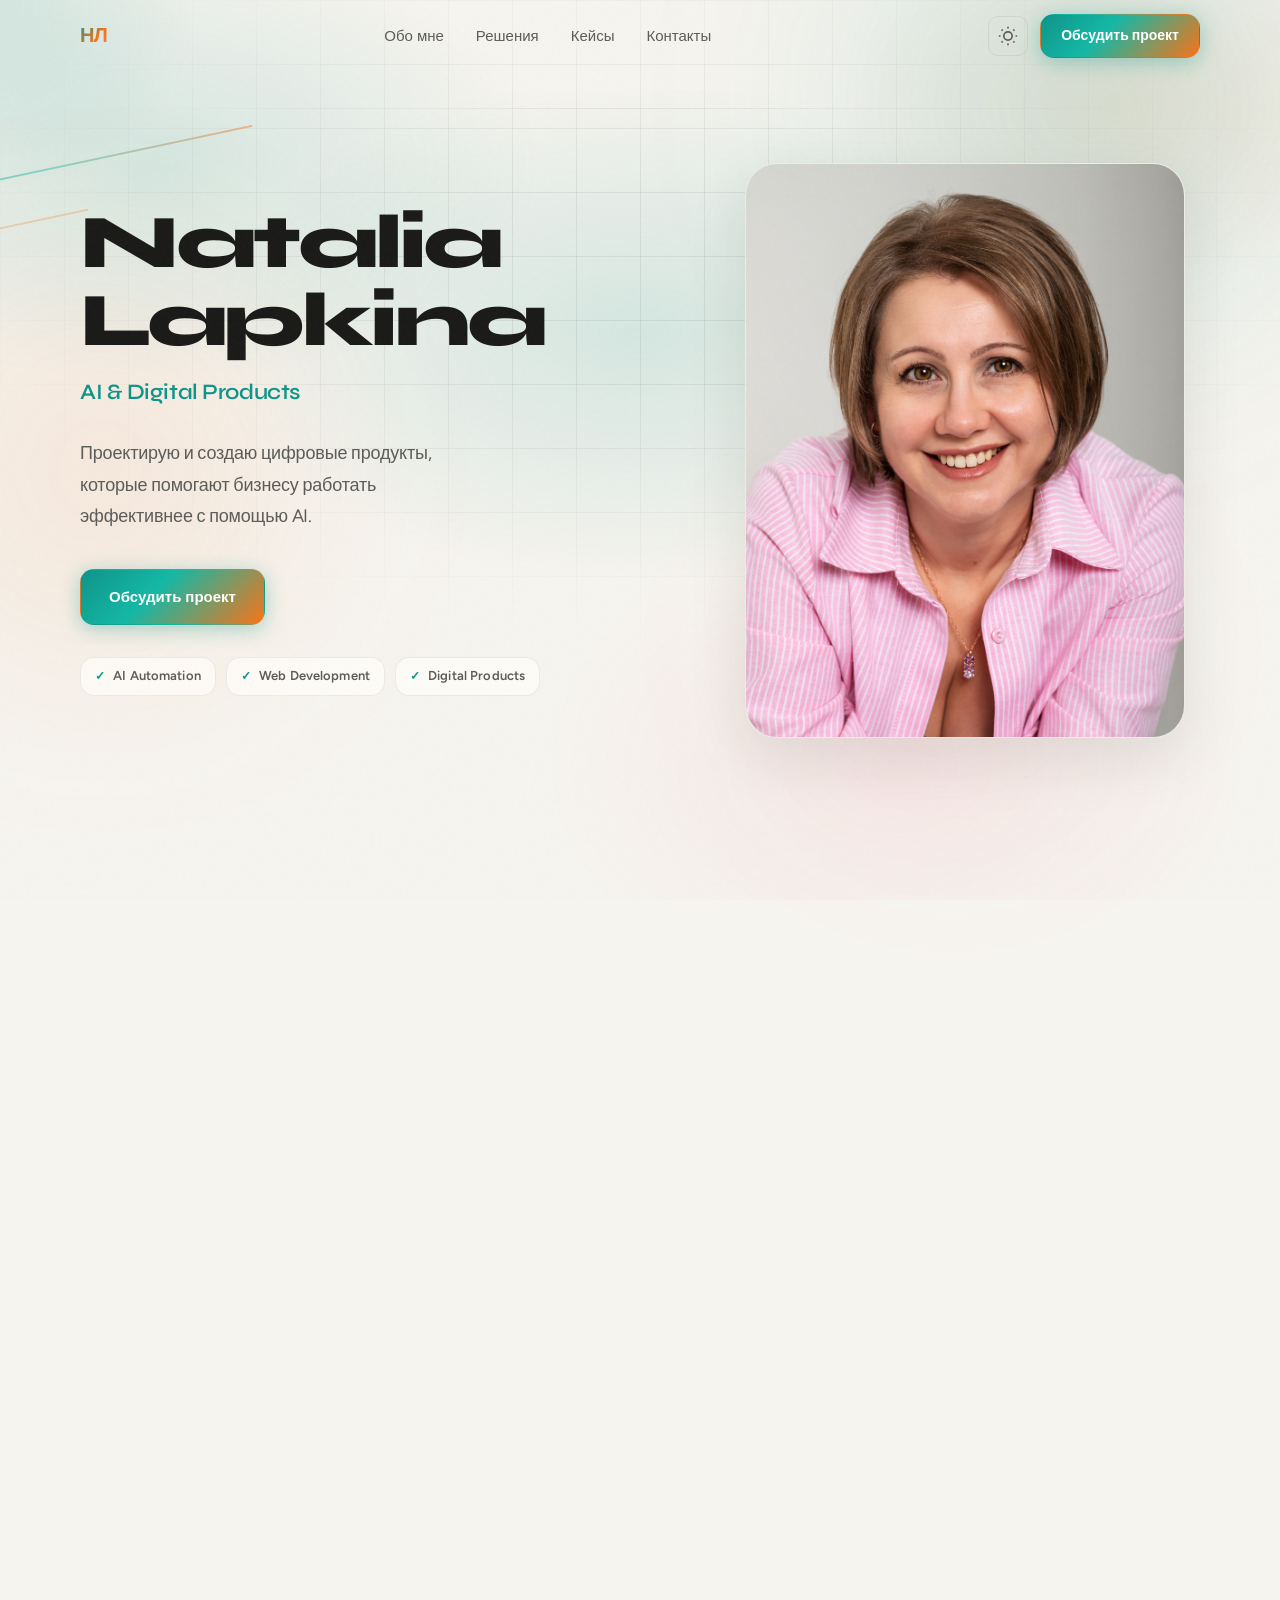
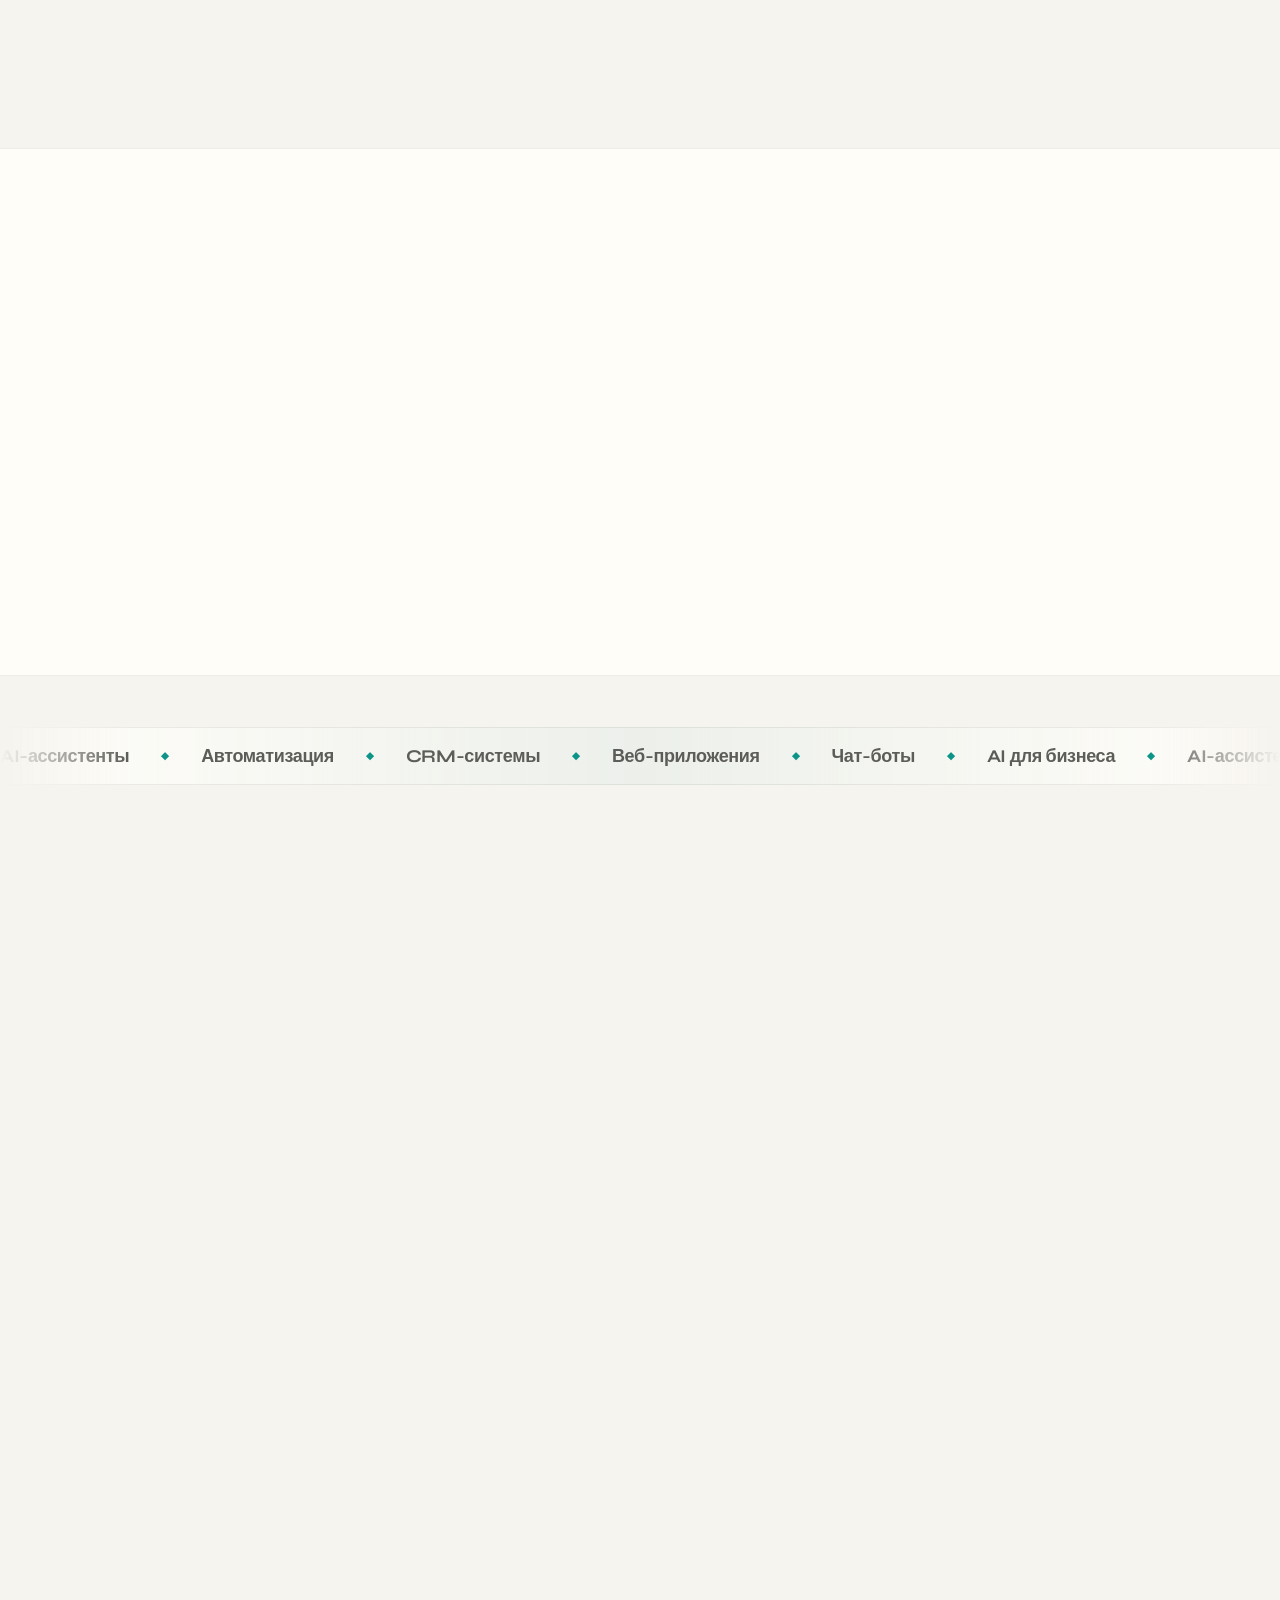
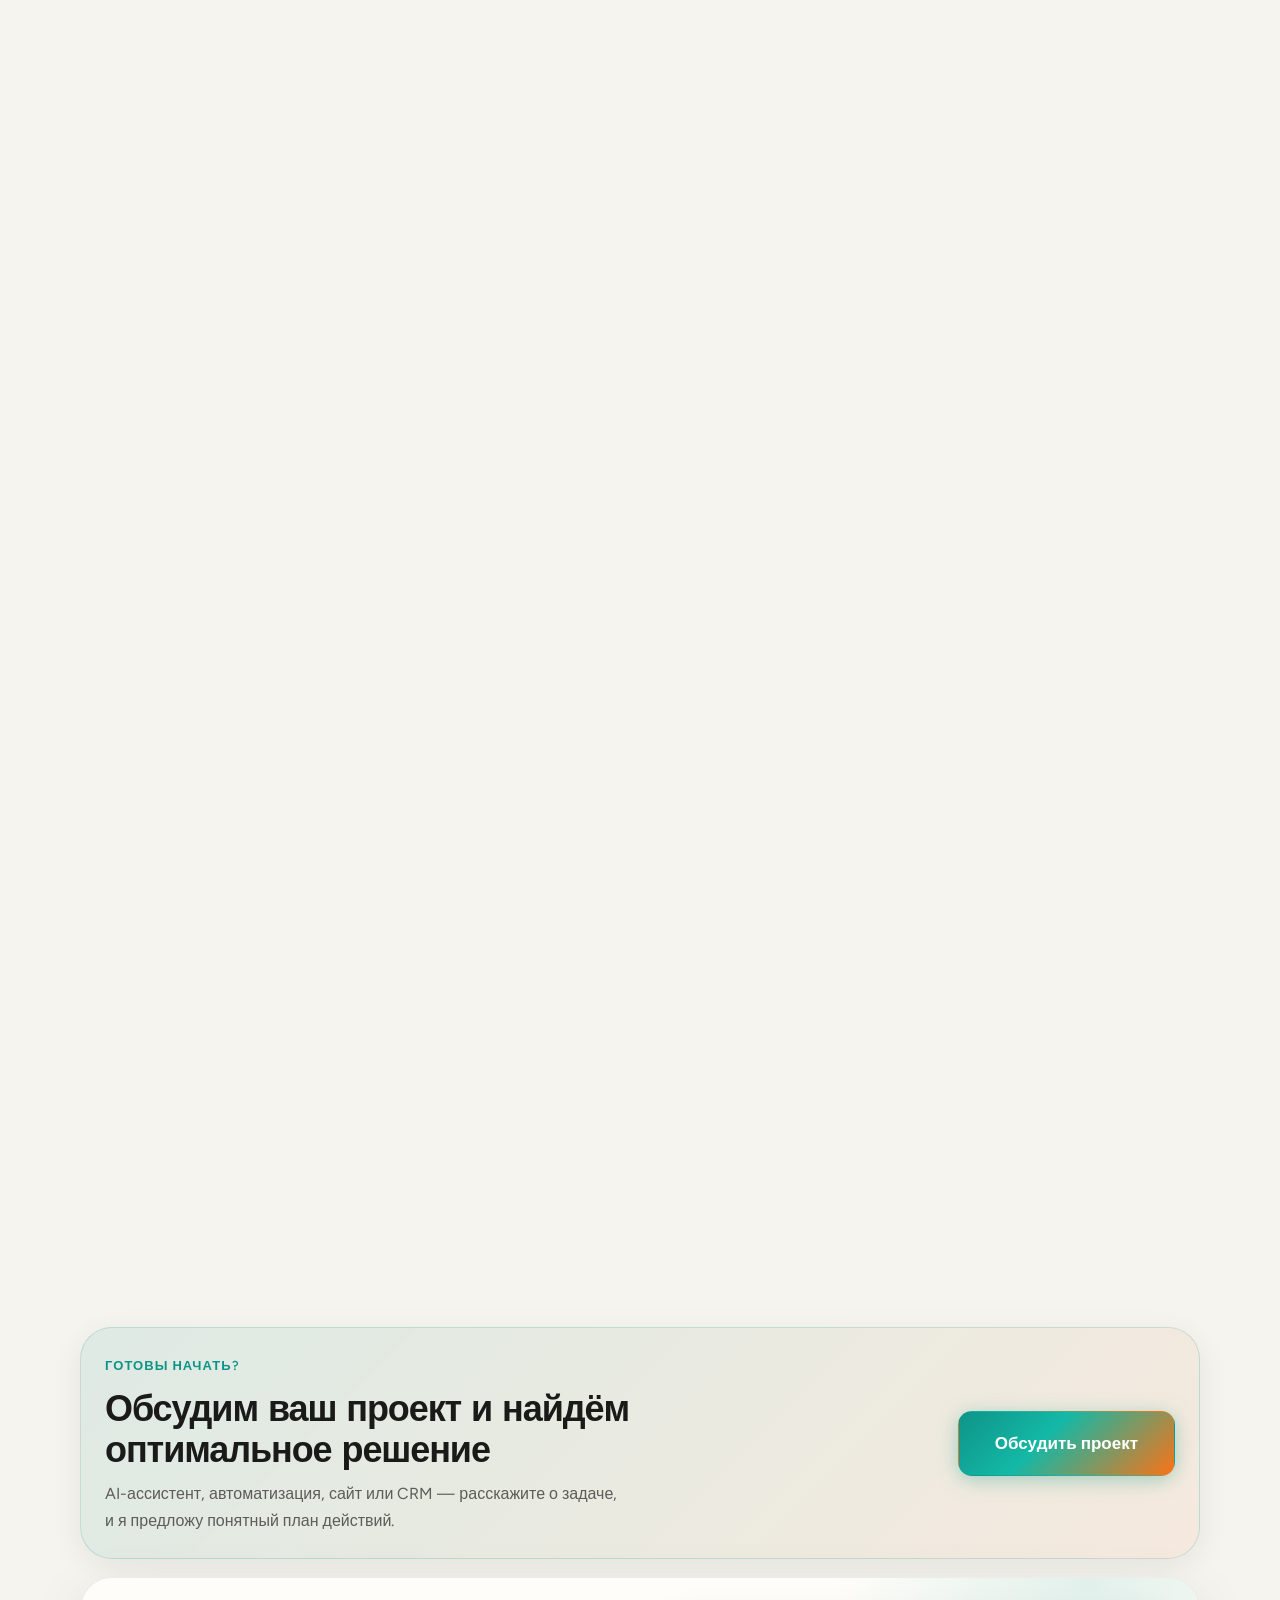
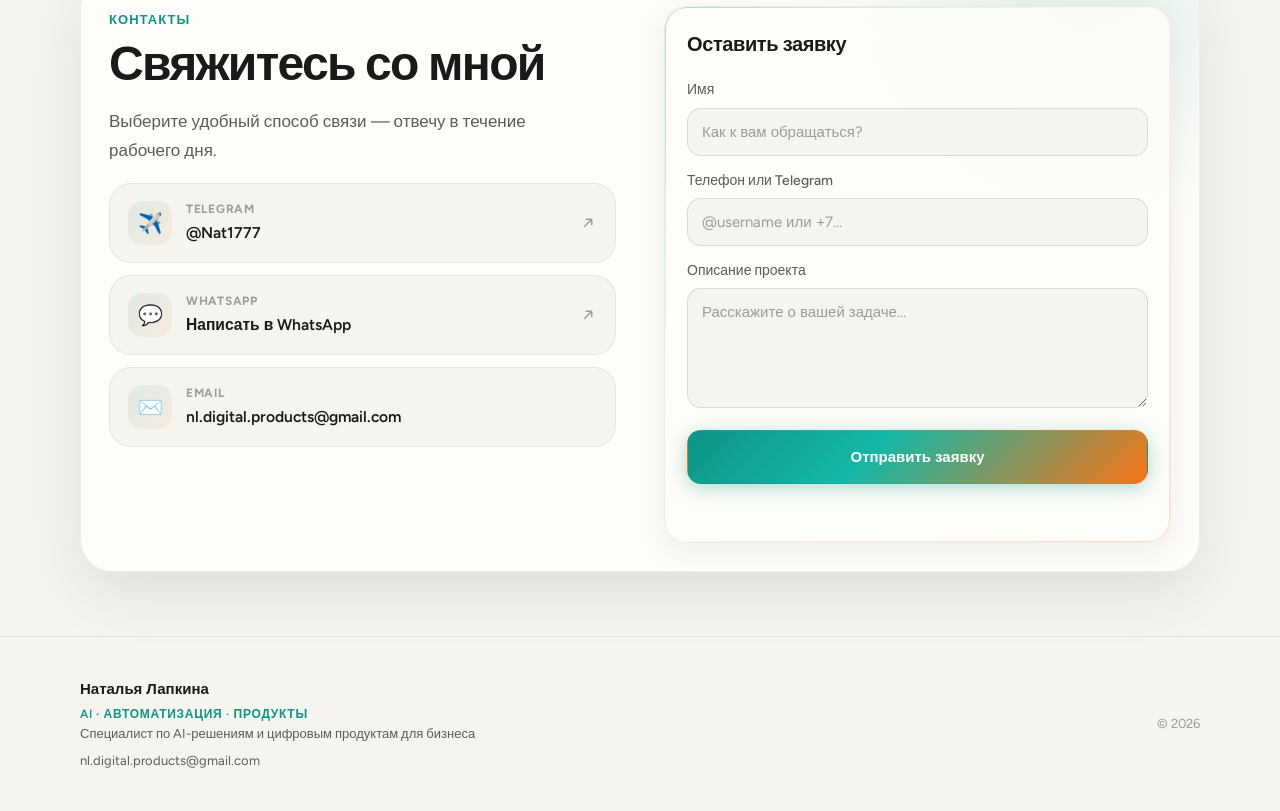
<file: index.html>
<!DOCTYPE html>
<html lang="ru">
<head>
  <meta charset="UTF-8">
  <meta name="viewport" content="width=device-width, initial-scale=1.0">
  <title>Наталья Лапкина — AI-решения, автоматизация и цифровые продукты для бизнеса</title>
  <meta name="description" content="Разрабатываю AI-решения, сайты и системы автоматизации для экспертов и компаний. Чат-боты, CRM, веб-приложения и AI-инструменты под бизнес-задачи.">
  <meta name="author" content="Наталья Лапкина">
  <meta name="robots" content="index, follow">
  <link rel="canonical" href="https://natalialapkina.github.io/Portfolio/">

  <!-- Open Graph -->
  <meta property="og:type" content="website">
  <meta property="og:locale" content="ru_RU">
  <meta property="og:title" content="Наталья Лапкина — AI-решения и автоматизация для бизнеса">
  <meta property="og:description" content="AI-ассистенты, автоматизация процессов, сайты и CRM-системы для экспертов и малого бизнеса.">
  <meta property="og:url" content="https://natalialapkina.github.io/Portfolio/">
  <meta property="og:site_name" content="Наталья Лапкина">
  <meta property="og:image" content="https://natalialapkina.github.io/Portfolio/og-image.svg">

  <!-- Twitter Cards -->
  <meta name="twitter:card" content="summary_large_image">
  <meta name="twitter:title" content="Наталья Лапкина — AI и автоматизация для бизнеса">
  <meta name="twitter:description" content="AI-решения, автоматизация, сайты и цифровые продукты для коммерческих заказчиков.">
  <meta name="twitter:image" content="https://natalialapkina.github.io/Portfolio/og-image.svg">

  <link rel="icon" type="image/svg+xml" href="favicon.svg">
  <link rel="preconnect" href="https://fonts.googleapis.com">
  <link rel="preconnect" href="https://fonts.gstatic.com" crossorigin>
  <link href="https://fonts.googleapis.com/css2?family=Syne:wght@600;700;800&family=Figtree:wght@400;500;600;700&display=swap" rel="stylesheet">
  <link rel="stylesheet" href="nl-design-system/css/variables.css">
  <link rel="stylesheet" href="nl-design-system/css/reset.css">
  <link rel="stylesheet" href="nl-design-system/css/typography.css">
  <link rel="stylesheet" href="nl-design-system/css/layout.css">
  <link rel="stylesheet" href="nl-design-system/css/components.css">
  <link rel="stylesheet" href="style.css?v=20260924-2">

  <!-- schema.org Person -->
  <script type="application/ld+json">
  {
    "@context": "https://schema.org",
    "@type": "Person",
    "name": "Наталья Лапкина",
    "jobTitle": "Специалист по AI-решениям и автоматизации бизнеса",
    "description": "Разрабатываю AI-решения, сайты и системы автоматизации для экспертов и компаний.",
    "url": "https://natalialapkina.github.io/Portfolio/",
    "email": "mailto:nl.digital.products@gmail.com",
    "sameAs": ["https://t.me/Nat1777"],
    "knowsAbout": ["AI-разработка", "Telegram-боты", "Веб-разработка", "MVP", "Автоматизация"]
  }
  </script>
</head>
<body>
  <div class="scroll-progress" id="scrollProgress" aria-hidden="true"></div>
  <div class="cursor-glow" id="cursorGlow" aria-hidden="true"></div>
  <div class="mesh-bg" aria-hidden="true"></div>
  <div class="grid-bg" aria-hidden="true"></div>
  <div class="noise" aria-hidden="true"></div>
  <div class="gradient-orb gradient-orb--1" aria-hidden="true"></div>
  <div class="gradient-orb gradient-orb--2" aria-hidden="true"></div>
  <div class="gradient-orb gradient-orb--3" aria-hidden="true"></div>

  <!-- Navigation -->
  <header class="header" id="header">
    <nav class="nav container" aria-label="Основная навигация">
      <a href="#" class="nav__logo">НЛ</a>
      <ul class="nav__links" id="navLinks">
        <li><a href="#about" data-nav>Обо мне</a></li>
        <li><a href="#solutions" data-nav>Решения</a></li>
        <li><a href="#portfolio" data-nav>Кейсы</a></li>
        <li><a href="#contact" data-nav>Контакты</a></li>
      </ul>
      <div class="nav__actions">
        <button class="theme-toggle" id="themeToggle" aria-label="Переключить тему">
          <svg class="icon-sun" width="20" height="20" viewBox="0 0 24 24" fill="none" stroke="currentColor" stroke-width="2"><circle cx="12" cy="12" r="5"/><path d="M12 1v2M12 21v2M4.22 4.22l1.42 1.42M18.36 18.36l1.42 1.42M1 12h2M21 12h2M4.22 19.78l1.42-1.42M18.36 5.64l1.42-1.42"/></svg>
          <svg class="icon-moon" width="20" height="20" viewBox="0 0 24 24" fill="none" stroke="currentColor" stroke-width="2"><path d="M21 12.79A9 9 0 1 1 11.21 3 7 7 0 0 0 21 12.79z"/></svg>
        </button>
        <a href="#contact" class="btn btn--primary btn--sm nav__cta nl-btn nl-btn--primary nl-btn--sm">Обсудить проект</a>
        <button class="nav__burger" id="navBurger" aria-label="Открыть меню" aria-expanded="false">
          <span></span><span></span>
        </button>
      </div>
    </nav>
  </header>

  <main>
    <!-- Hero -->
    <section class="hero section hero--agency" id="hero">
      <div class="hero__glow" aria-hidden="true"></div>
      <div class="hero__depth" aria-hidden="true"></div>
      <div class="hero__accent" aria-hidden="true"></div>
      <div class="container hero__grid">
        <div class="hero__content">
          <h1 class="hero__title hero-animate" style="--i:0">
            <span class="hero__name">Natalia Lapkina</span>
          </h1>
          <p class="hero__subtitle hero-animate" style="--i:1">AI &amp; Digital Products</p>
          <p class="hero__text hero-animate" style="--i:2">Проектирую и создаю цифровые продукты, которые помогают бизнесу работать эффективнее с помощью AI.</p>
          <div class="hero__actions hero-animate" style="--i:3">
            <a href="#contact" class="btn btn--primary magnetic nl-btn nl-btn--primary nl-btn--lg">Обсудить проект</a>
          </div>
          <ul class="hero__badges hero-animate" style="--i:4" aria-label="Ключевые направления">
            <li class="hero__badge"><span class="hero__badge-check" aria-hidden="true">✓</span> AI Automation</li>
            <li class="hero__badge"><span class="hero__badge-check" aria-hidden="true">✓</span> Web Development</li>
            <li class="hero__badge"><span class="hero__badge-check" aria-hidden="true">✓</span> Digital Products</li>
          </ul>
        </div>
        <div class="hero__visual hero-animate" style="--i:2">
          <div class="hero__portrait-frame has-portrait" id="heroPortraitFrame">
            <div class="hero__portrait-glow" aria-hidden="true"></div>
            <img
              class="hero__portrait"
              id="heroPortrait"
              src="assets/images/hero/natalia-lapkina-hero.png?v=4"
              alt="Natalia Lapkina"
              width="640"
              height="800"
            >
            <span class="hero__portrait-placeholder" id="heroInitials" hidden aria-hidden="true">NL</span>
          </div>
        </div>
      </div>
    </section>

    <!-- How I Work -->
    <section class="approach section" id="how-i-work" aria-labelledby="how-i-work-title">
      <div class="container">
        <div class="section-header approach__header reveal">
          <div class="section-header__body">
            <span class="section-label">Подход</span>
            <h2 class="section-title" id="how-i-work-title">Как я работаю</h2>
            <p class="section-desc approach__lead">Каждый проект начинается не с выбора технологий, а с понимания задачи.</p>
            <p class="section-desc approach__text">Я объединяю продуктовый подход, дизайн, разработку и возможности искусственного интеллекта, чтобы создавать цифровые решения, которые помогают бизнесу работать эффективнее.</p>
          </div>
        </div>

        <div class="approach__grid">
          <article class="approach-card reveal" style="--i:0">
            <div class="approach-card__icon" aria-hidden="true">
              <svg width="24" height="24" viewBox="0 0 24 24" fill="none" stroke="currentColor" stroke-width="1.75" stroke-linecap="round" stroke-linejoin="round">
                <circle cx="11" cy="11" r="7"/>
                <path d="M21 21l-4.35-4.35"/>
              </svg>
            </div>
            <h3 class="approach-card__title">Понимаю задачу</h3>
            <p class="approach-card__desc">Изучаю бизнес, цели и потребности пользователей прежде, чем предлагать решение.</p>
            <span class="approach-card__label">Исследование</span>
          </article>

          <article class="approach-card reveal" style="--i:1">
            <div class="approach-card__icon" aria-hidden="true">
              <svg width="24" height="24" viewBox="0 0 24 24" fill="none" stroke="currentColor" stroke-width="1.75" stroke-linecap="round" stroke-linejoin="round">
                <rect x="3" y="3" width="7" height="7" rx="1.5"/>
                <rect x="14" y="3" width="7" height="7" rx="1.5"/>
                <rect x="3" y="14" width="7" height="7" rx="1.5"/>
                <path d="M14 17.5h7M17.5 14v7"/>
              </svg>
            </div>
            <h3 class="approach-card__title">Проектирую решение</h3>
            <p class="approach-card__desc">Продумываю структуру, пользовательский путь и логику продукта ещё до начала разработки.</p>
            <span class="approach-card__label">Архитектура продукта</span>
          </article>

          <article class="approach-card reveal" style="--i:2">
            <div class="approach-card__icon" aria-hidden="true">
              <svg width="24" height="24" viewBox="0 0 24 24" fill="none" stroke="currentColor" stroke-width="1.75" stroke-linecap="round" stroke-linejoin="round">
                <path d="M12 3l1.8 4.5L18.5 9l-4.2 2.2L13.2 16 12 13.2 10.8 16l-.9-4.8L5.5 9l4.7-1.5L12 3z"/>
                <path d="M5 19h14"/>
              </svg>
            </div>
            <h3 class="approach-card__title">Создаю продукт</h3>
            <p class="approach-card__desc">Разрабатываю современные сайты, AI-инструменты и автоматизацию с вниманием к качеству, скорости и удобству.</p>
            <span class="approach-card__label">Дизайн + AI + Разработка</span>
          </article>

          <article class="approach-card reveal" style="--i:3">
            <div class="approach-card__icon" aria-hidden="true">
              <svg width="24" height="24" viewBox="0 0 24 24" fill="none" stroke="currentColor" stroke-width="1.75" stroke-linecap="round" stroke-linejoin="round">
                <path d="M4 19V5"/>
                <path d="M4 19h16"/>
                <path d="M8 15l3-4 3 2 4-6"/>
              </svg>
            </div>
            <h3 class="approach-card__title">Развиваю проект</h3>
            <p class="approach-card__desc">После запуска анализирую результат, собираю обратную связь и помогаю продукту становиться лучше.</p>
            <span class="approach-card__label">Аналитика и улучшения</span>
          </article>
        </div>

        <ol class="approach-flow reveal reveal--delay" aria-label="Этапы работы">
          <li class="approach-flow__step">Исследование</li>
          <li class="approach-flow__step">Проектирование</li>
          <li class="approach-flow__step">Разработка</li>
          <li class="approach-flow__step">Запуск и развитие</li>
        </ol>
      </div>
    </section>

    <!-- Value / About -->
    <section class="about section section--band" id="about" aria-labelledby="about-title">
      <div class="container">
        <div class="section-header section-header--editorial about__header reveal">
          <div class="section-header__body">
            <span class="section-label">Ценность</span>
            <h2 class="section-title" id="about-title">Создаю цифровые продукты, которые решают задачи бизнеса</h2>
            <p class="section-desc about__lead">Помогаю экспертам и компаниям превращать идеи в современные цифровые продукты — понятные пользователям и полезные для бизнеса.</p>
          </div>
        </div>

        <div class="about__grid">
          <article class="about-card reveal" style="--i:0">
            <div class="about-card__icon" aria-hidden="true">🎯</div>
            <h3 class="about-card__title">Начинаю с задачи</h3>
            <p class="about-card__desc">Каждый проект начинается с понимания бизнеса, целей и потребностей пользователей.</p>
          </article>

          <article class="about-card reveal" style="--i:1">
            <div class="about-card__icon" aria-hidden="true">⚡</div>
            <h3 class="about-card__title">Использую возможности AI</h3>
            <p class="about-card__desc">Применяю AI там, где он действительно ускоряет работу и повышает качество результата.</p>
          </article>

          <article class="about-card reveal" style="--i:2">
            <div class="about-card__icon" aria-hidden="true">🧩</div>
            <h3 class="about-card__title">Проектирую до разработки</h3>
            <p class="about-card__desc">Сначала продумываю структуру и пользовательский сценарий, затем приступаю к реализации.</p>
          </article>

          <article class="about-card reveal" style="--i:3">
            <div class="about-card__icon" aria-hidden="true">📈</div>
            <h3 class="about-card__title">Думаю о будущем продукта</h3>
            <p class="about-card__desc">После запуска анализирую результат и помогаю продукту развиваться.</p>
          </article>
        </div>
      </div>
    </section>

    <!-- Marquee — bridge before Solutions -->
    <div class="marquee marquee--bridge" aria-hidden="true">
      <div class="marquee__track">
        <span>AI-ассистенты</span><span class="marquee__dot">◆</span>
        <span>Автоматизация</span><span class="marquee__dot">◆</span>
        <span>CRM-системы</span><span class="marquee__dot">◆</span>
        <span>Веб-приложения</span><span class="marquee__dot">◆</span>
        <span>Чат-боты</span><span class="marquee__dot">◆</span>
        <span>AI для бизнеса</span><span class="marquee__dot">◆</span>
        <span>AI-ассистенты</span><span class="marquee__dot">◆</span>
        <span>Автоматизация</span><span class="marquee__dot">◆</span>
        <span>CRM-системы</span><span class="marquee__dot">◆</span>
        <span>Веб-приложения</span><span class="marquee__dot">◆</span>
        <span>Чат-боты</span><span class="marquee__dot">◆</span>
        <span>AI для бизнеса</span><span class="marquee__dot">◆</span>
      </div>
    </div>

    <!-- Solutions -->
    <section class="services section" id="solutions">
      <div class="container">
        <div class="section-header section-header--editorial reveal">
          <div class="section-header__body">
            <span class="section-label">Решения</span>
            <h2 class="section-title">Цифровые решения под задачи бизнеса</h2>
            <p class="section-desc">От AI-ассистентов до CRM — инструменты, которые работают на результат</p>
          </div>
        </div>
        <div class="services__grid" id="servicesGrid">
          <!-- Populated by JS -->
        </div>
      </div>
    </section>

    <!-- Portfolio -->
    <section class="portfolio section section--band portfolio--agency" id="portfolio">
      <div class="container">
        <div class="section-header section-header--editorial reveal">
          <div class="section-header__body">
            <h2 class="section-title">Кейсы</h2>
            <p class="section-desc">AI, автоматизация и цифровые продукты для экспертов и бизнеса</p>
          </div>
        </div>
        <div class="portfolio__grid" id="portfolioGrid">
          <!-- Populated by JS -->
        </div>
      </div>
    </section>

    <!-- Why Me -->
    <section class="why section" id="why">
      <div class="container">
        <div class="section-header section-header--editorial reveal">
          <div class="section-header__body">
            <span class="section-label">Сотрудничество</span>
            <h2 class="section-title">Почему со мной работают</h2>
          </div>
        </div>
        <div class="why__grid" id="whyGrid">
          <!-- Populated by JS -->
        </div>
      </div>
    </section>

    <!-- Stats -->
    <section class="stats section" id="stats">
      <div class="container">
        <div class="stats__grid reveal">
          <div class="stats__item">
            <span class="stats__number" data-target="4">0</span><span class="stats__suffix">+</span>
            <p class="stats__label">Опубликованных веб-проекта</p>
          </div>
          <div class="stats__item">
            <span class="stats__number" data-target="6">0</span><span class="stats__suffix">+</span>
            <p class="stats__label">AI-проектов и MVP</p>
          </div>
          <div class="stats__item">
            <span class="stats__number" data-target="100">0</span><span class="stats__suffix">%</span>
            <p class="stats__label">Индивидуальный подход</p>
          </div>
        </div>
      </div>
    </section>

    <!-- Testimonials -->
    <section class="testimonials section" id="testimonials">
      <div class="container">
        <div class="section-header section-header--editorial reveal">
          <div class="section-header__body">
            <span class="section-label">Отзывы</span>
            <h2 class="section-title">Что говорят клиенты</h2>
          </div>
        </div>
        <div class="testimonials__slider reveal">
          <div class="testimonials__track" id="testimonialsTrack">
            <!-- Populated by JS -->
          </div>
          <div class="testimonials__nav">
            <button class="testimonials__btn" id="testimonialPrev" aria-label="Предыдущий отзыв">
              <svg width="20" height="20" viewBox="0 0 24 24" fill="none" stroke="currentColor" stroke-width="2"><path d="M15 18l-6-6 6-6"/></svg>
            </button>
            <div class="testimonials__dots" id="testimonialsDots"></div>
            <button class="testimonials__btn" id="testimonialNext" aria-label="Следующий отзыв">
              <svg width="20" height="20" viewBox="0 0 24 24" fill="none" stroke="currentColor" stroke-width="2"><path d="M9 18l6-6-6-6"/></svg>
            </button>
          </div>
        </div>
      </div>
    </section>
    <!-- Contact -->
    <section class="contact section" id="contact">
      <div class="container">
        <div class="contact__banner reveal">
          <div class="contact__banner-copy">
            <span class="section-label">Готовы начать?</span>
            <h2 class="contact__banner-title">Обсудим ваш проект и найдём оптимальное решение</h2>
            <p class="contact__banner-text">AI-ассистент, автоматизация, сайт или CRM — расскажите о задаче, и я предложу понятный план действий.</p>
          </div>
          <a href="#contactForm" class="btn btn--primary btn--xl contact__banner-cta magnetic nl-btn nl-btn--primary nl-btn--lg">Обсудить проект</a>
        </div>
        <div class="contact__stage">
          <div class="contact__grid">
            <div class="contact__info reveal">
              <div class="section-header section-header--editorial section-header--compact">
                <div class="section-header__body">
                  <span class="section-label">Контакты</span>
                  <h2 class="section-title">Свяжитесь со мной</h2>
                </div>
              </div>
              <p class="contact__text">Выберите удобный способ связи — отвечу в течение рабочего дня.</p>
              <div class="contact__channels" id="contactChannels">
                <!-- Populated by JS -->
              </div>
            </div>
            <div class="contact__form-wrap reveal reveal--delay">
              <form class="contact__form glass-card" id="contactForm" novalidate>
              <h3 class="contact__form-title">Оставить заявку</h3>
              <div class="form-group">
                <label for="name">Имя</label>
                <input type="text" id="name" name="name" required placeholder="Как к вам обращаться?" autocomplete="name">
              </div>
              <div class="form-group">
                <label for="contactField">Телефон или Telegram</label>
                <input type="text" id="contactField" name="contact" required placeholder="@username или +7..." autocomplete="tel">
              </div>
              <div class="form-group">
                <label for="message">Описание проекта</label>
                <textarea id="message" name="message" rows="4" required placeholder="Расскажите о вашей задаче..."></textarea>
              </div>
              <button type="submit" class="btn btn--primary btn--full nl-btn nl-btn--primary nl-btn--md nl-btn--block" id="formSubmit">
                <span class="btn__text">Отправить заявку</span>
                <span class="btn__loader" aria-hidden="true"></span>
              </button>
              <p class="form-status" id="formStatus" role="status" aria-live="polite"></p>
            </form>
          </div>
        </div>
        </div>
      </div>
    </section>
  </main>

  <footer class="footer">
    <div class="container footer__inner">
      <div class="footer__brand">
        <span class="footer__name">Наталья Лапкина</span>
        <span class="footer__tagline">AI · Автоматизация · Продукты</span>
        <span class="footer__role">Специалист по AI-решениям и цифровым продуктам для бизнеса</span>
        <span class="footer__email" style="user-select: all; cursor: text;">nl.digital.products@gmail.com</span>
      </div>
      <p class="footer__copy">&copy; 2026</p>
    </div>
  </footer>

  <script src="script.js"></script>
</body>
</html>
</file>
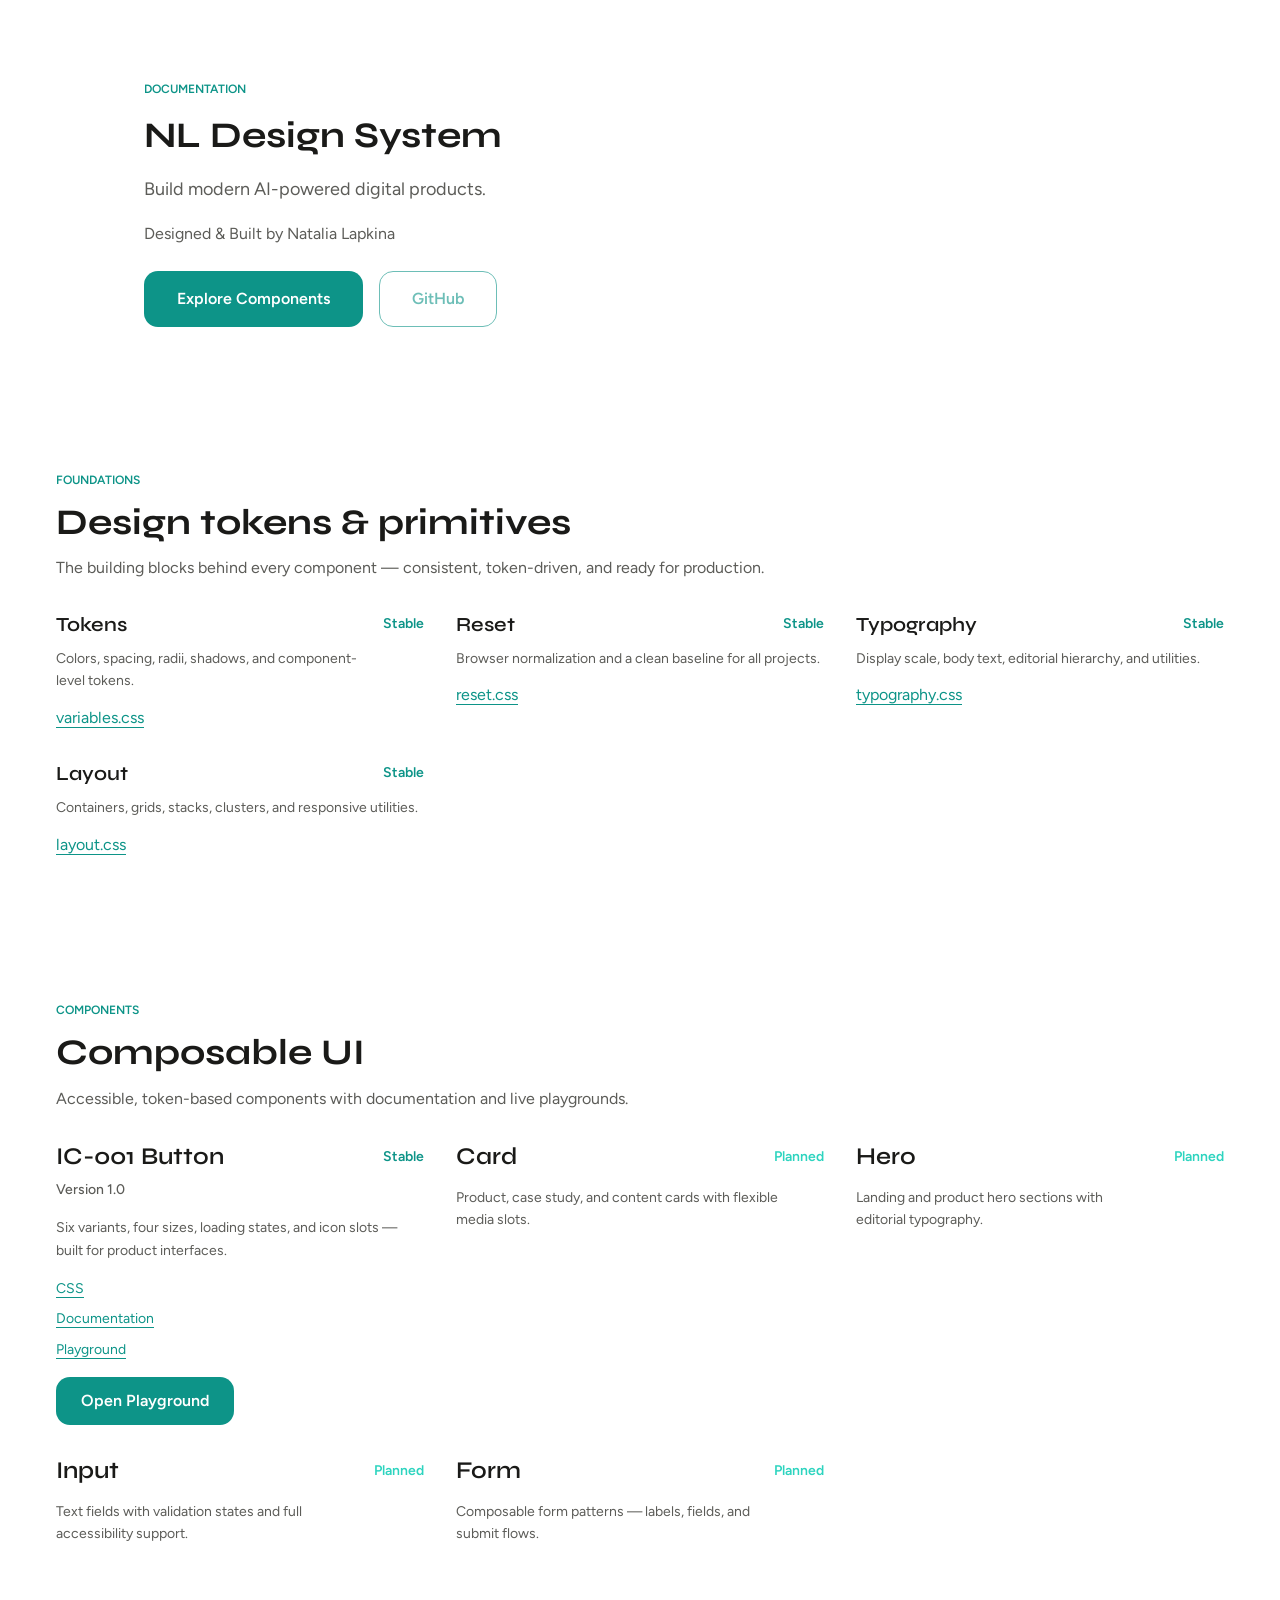
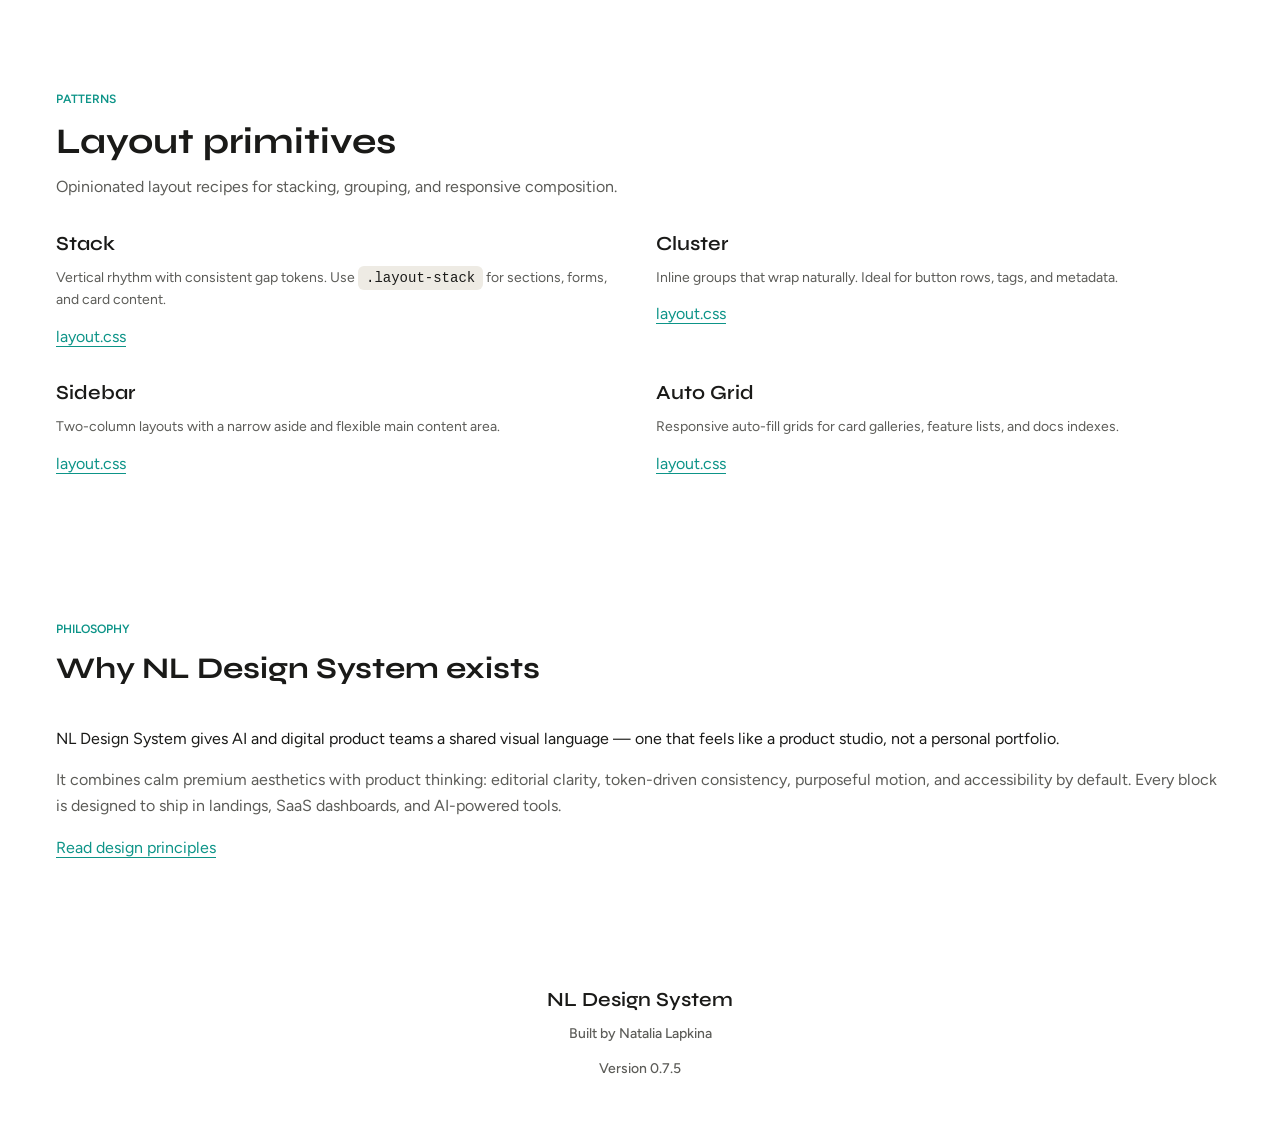
<file: nl-design-system/docs/index.html>
<!DOCTYPE html>
<html lang="en">
<head>
  <meta charset="UTF-8">
  <meta name="viewport" content="width=device-width, initial-scale=1.0">
  <title>NL Design System — Documentation</title>
  <link rel="preconnect" href="https://fonts.googleapis.com">
  <link rel="preconnect" href="https://fonts.gstatic.com" crossorigin>
  <link href="https://fonts.googleapis.com/css2?family=Syne:wght@600;700&family=Figtree:wght@400;500;600;700&display=swap" rel="stylesheet">
  <link rel="stylesheet" href="../css/variables.css">
  <link rel="stylesheet" href="../css/reset.css">
  <link rel="stylesheet" href="../css/typography.css">
  <link rel="stylesheet" href="../css/layout.css">
  <link rel="stylesheet" href="../css/components.css">
</head>
<body>
  <div class="layout-page">
    <main class="layout-page-main">

      <!-- Hero -->
      <div class="layout-section layout-section--spacious">
        <div class="layout-container layout-container--lg layout-stack layout-stack--gap-8">
          <div class="layout-stack layout-stack--gap-6">
            <div class="layout-stack layout-stack--gap-4">
              <p class="type-eyebrow">Documentation</p>
              <h1 class="type-display type-balance">NL Design System</h1>
              <p class="type-lead type-pretty">Build modern AI-powered digital products.</p>
              <p class="type-body type-text-secondary">Designed &amp; Built by Natalia Lapkina</p>
            </div>

            <div class="layout-cluster layout-cluster--gap-4">
              <a href="#components" class="nl-btn nl-btn--primary nl-btn--lg">
                <span class="nl-btn__label">Explore Components</span>
              </a>
              <a href="#" class="nl-btn nl-btn--outline nl-btn--lg" aria-disabled="true">
                <span class="nl-btn__label">GitHub</span>
              </a>
            </div>
          </div>
        </div>
      </div>

      <!-- Foundations -->
      <div class="layout-section" id="foundations">
        <div class="layout-container layout-stack layout-stack--gap-8">
          <div class="layout-stack layout-stack--gap-3">
            <p class="type-eyebrow">Foundations</p>
            <h2 class="type-h2">Design tokens &amp; primitives</h2>
            <p class="type-body type-text-secondary type-pretty">
              The building blocks behind every component — consistent, token-driven, and ready for production.
            </p>
          </div>

          <div class="layout-auto-grid layout-auto-grid--fill layout-auto-grid--gap-8">
            <article class="layout-stack layout-stack--gap-3">
              <div class="layout-cluster layout-cluster--gap-3 layout-u-flex-between">
                <h3 class="type-h5">Tokens</h3>
                <span class="type-caption type-success type-semibold">Stable</span>
              </div>
              <p class="type-body--sm type-text-secondary">
                Colors, spacing, radii, shadows, and component-level tokens.
              </p>
              <p class="type-prose">
                <a href="../css/variables.css">variables.css</a>
              </p>
            </article>

            <article class="layout-stack layout-stack--gap-3">
              <div class="layout-cluster layout-cluster--gap-3 layout-u-flex-between">
                <h3 class="type-h5">Reset</h3>
                <span class="type-caption type-success type-semibold">Stable</span>
              </div>
              <p class="type-body--sm type-text-secondary">
                Browser normalization and a clean baseline for all projects.
              </p>
              <p class="type-prose">
                <a href="../css/reset.css">reset.css</a>
              </p>
            </article>

            <article class="layout-stack layout-stack--gap-3">
              <div class="layout-cluster layout-cluster--gap-3 layout-u-flex-between">
                <h3 class="type-h5">Typography</h3>
                <span class="type-caption type-success type-semibold">Stable</span>
              </div>
              <p class="type-body--sm type-text-secondary">
                Display scale, body text, editorial hierarchy, and utilities.
              </p>
              <p class="type-prose">
                <a href="../css/typography.css">typography.css</a>
              </p>
            </article>

            <article class="layout-stack layout-stack--gap-3">
              <div class="layout-cluster layout-cluster--gap-3 layout-u-flex-between">
                <h3 class="type-h5">Layout</h3>
                <span class="type-caption type-success type-semibold">Stable</span>
              </div>
              <p class="type-body--sm type-text-secondary">
                Containers, grids, stacks, clusters, and responsive utilities.
              </p>
              <p class="type-prose">
                <a href="../css/layout.css">layout.css</a>
              </p>
            </article>
          </div>
        </div>
      </div>

      <!-- Components -->
      <div class="layout-section layout-section--spacious" id="components">
        <div class="layout-container layout-stack layout-stack--gap-8">
          <div class="layout-stack layout-stack--gap-3">
            <p class="type-eyebrow">Components</p>
            <h2 class="type-h2">Composable UI</h2>
            <p class="type-body type-text-secondary type-pretty">
              Accessible, token-based components with documentation and live playgrounds.
            </p>
          </div>

          <div class="layout-auto-grid layout-auto-grid--fill layout-auto-grid--gap-8">

            <article class="layout-stack layout-stack--gap-4">
              <div class="layout-stack layout-stack--gap-2">
                <div class="layout-cluster layout-cluster--gap-3 layout-u-flex-between">
                  <h3 class="type-h4">IC-001 Button</h3>
                  <span class="type-caption type-success type-semibold">Stable</span>
                </div>
                <p class="type-caption type-text-secondary">Version 1.0</p>
              </div>
              <p class="type-body--sm type-text-secondary">
                Six variants, four sizes, loading states, and icon slots — built for product interfaces.
              </p>
              <ul class="layout-stack layout-stack--gap-2 type-body--sm type-prose">
                <li><a href="../css/components.css">CSS</a></li>
                <li><a href="components/Button.md">Documentation</a></li>
                <li><a href="../patterns/buttons/button.html">Playground</a></li>
              </ul>
              <div class="layout-cluster layout-cluster--gap-4">
                <a href="../patterns/buttons/button.html" class="nl-btn nl-btn--primary">
                  <span class="nl-btn__label">Open Playground</span>
                </a>
              </div>
            </article>

            <article class="layout-stack layout-stack--gap-4">
              <div class="layout-cluster layout-cluster--gap-3 layout-u-flex-between">
                <h3 class="type-h4">Card</h3>
                <span class="type-caption type-warning type-semibold">Planned</span>
              </div>
              <p class="type-body--sm type-text-secondary">
                Product, case study, and content cards with flexible media slots.
              </p>
            </article>

            <article class="layout-stack layout-stack--gap-4">
              <div class="layout-cluster layout-cluster--gap-3 layout-u-flex-between">
                <h3 class="type-h4">Hero</h3>
                <span class="type-caption type-warning type-semibold">Planned</span>
              </div>
              <p class="type-body--sm type-text-secondary">
                Landing and product hero sections with editorial typography.
              </p>
            </article>

            <article class="layout-stack layout-stack--gap-4">
              <div class="layout-cluster layout-cluster--gap-3 layout-u-flex-between">
                <h3 class="type-h4">Input</h3>
                <span class="type-caption type-warning type-semibold">Planned</span>
              </div>
              <p class="type-body--sm type-text-secondary">
                Text fields with validation states and full accessibility support.
              </p>
            </article>

            <article class="layout-stack layout-stack--gap-4">
              <div class="layout-cluster layout-cluster--gap-3 layout-u-flex-between">
                <h3 class="type-h4">Form</h3>
                <span class="type-caption type-warning type-semibold">Planned</span>
              </div>
              <p class="type-body--sm type-text-secondary">
                Composable form patterns — labels, fields, and submit flows.
              </p>
            </article>

          </div>
        </div>
      </div>

      <!-- Patterns -->
      <div class="layout-section" id="patterns">
        <div class="layout-container layout-stack layout-stack--gap-8">
          <div class="layout-stack layout-stack--gap-3">
            <p class="type-eyebrow">Patterns</p>
            <h2 class="type-h2">Layout primitives</h2>
            <p class="type-body type-text-secondary type-pretty">
              Opinionated layout recipes for stacking, grouping, and responsive composition.
            </p>
          </div>

          <div class="layout-grid layout-grid--2 layout-grid--gap-8 layout-grid--responsive-2">
            <article class="layout-stack layout-stack--gap-3">
              <h3 class="type-h5">Stack</h3>
              <p class="type-body--sm type-text-secondary">
                Vertical rhythm with consistent gap tokens. Use <code class="type-code">.layout-stack</code> for sections, forms, and card content.
              </p>
              <p class="type-prose">
                <a href="../css/layout.css">layout.css</a>
              </p>
            </article>

            <article class="layout-stack layout-stack--gap-3">
              <h3 class="type-h5">Cluster</h3>
              <p class="type-body--sm type-text-secondary">
                Inline groups that wrap naturally. Ideal for button rows, tags, and metadata.
              </p>
              <p class="type-prose">
                <a href="../css/layout.css">layout.css</a>
              </p>
            </article>

            <article class="layout-stack layout-stack--gap-3">
              <h3 class="type-h5">Sidebar</h3>
              <p class="type-body--sm type-text-secondary">
                Two-column layouts with a narrow aside and flexible main content area.
              </p>
              <p class="type-prose">
                <a href="../css/layout.css">layout.css</a>
              </p>
            </article>

            <article class="layout-stack layout-stack--gap-3">
              <h3 class="type-h5">Auto Grid</h3>
              <p class="type-body--sm type-text-secondary">
                Responsive auto-fill grids for card galleries, feature lists, and docs indexes.
              </p>
              <p class="type-prose">
                <a href="../css/layout.css">layout.css</a>
              </p>
            </article>
          </div>
        </div>
      </div>

      <!-- Philosophy -->
      <div class="layout-section layout-section--spacious" id="philosophy">
        <div class="layout-container">
          <div class="layout-sidebar layout-sidebar--gap-10">
            <div class="layout-stack layout-stack--gap-3">
              <p class="type-eyebrow">Philosophy</p>
              <h2 class="type-h3">Why NL Design System exists</h2>
            </div>
            <div class="layout-stack layout-stack--gap-4 type-prose">
              <p class="type-body type-pretty">
                NL Design System gives AI and digital product teams a shared visual language —
                one that feels like a product studio, not a personal portfolio.
              </p>
              <p class="type-body type-text-secondary type-pretty">
                It combines calm premium aesthetics with product thinking: editorial clarity,
                token-driven consistency, purposeful motion, and accessibility by default.
                Every block is designed to ship in landings, SaaS dashboards, and AI-powered tools.
              </p>
              <p class="type-prose">
                <a href="Design-Principles.md">Read design principles</a>
              </p>
            </div>
          </div>
        </div>
      </div>

      <!-- Footer -->
      <footer class="layout-section layout-section--compact">
        <div class="layout-container layout-stack layout-stack--gap-3 type-align-center">
          <p class="type-h5">NL Design System</p>
          <p class="type-caption type-text-secondary">Built by Natalia Lapkina</p>
          <p class="type-caption type-text-secondary">Version 0.7.5</p>
        </div>
      </footer>

    </main>
  </div>
</body>
</html>
</file>
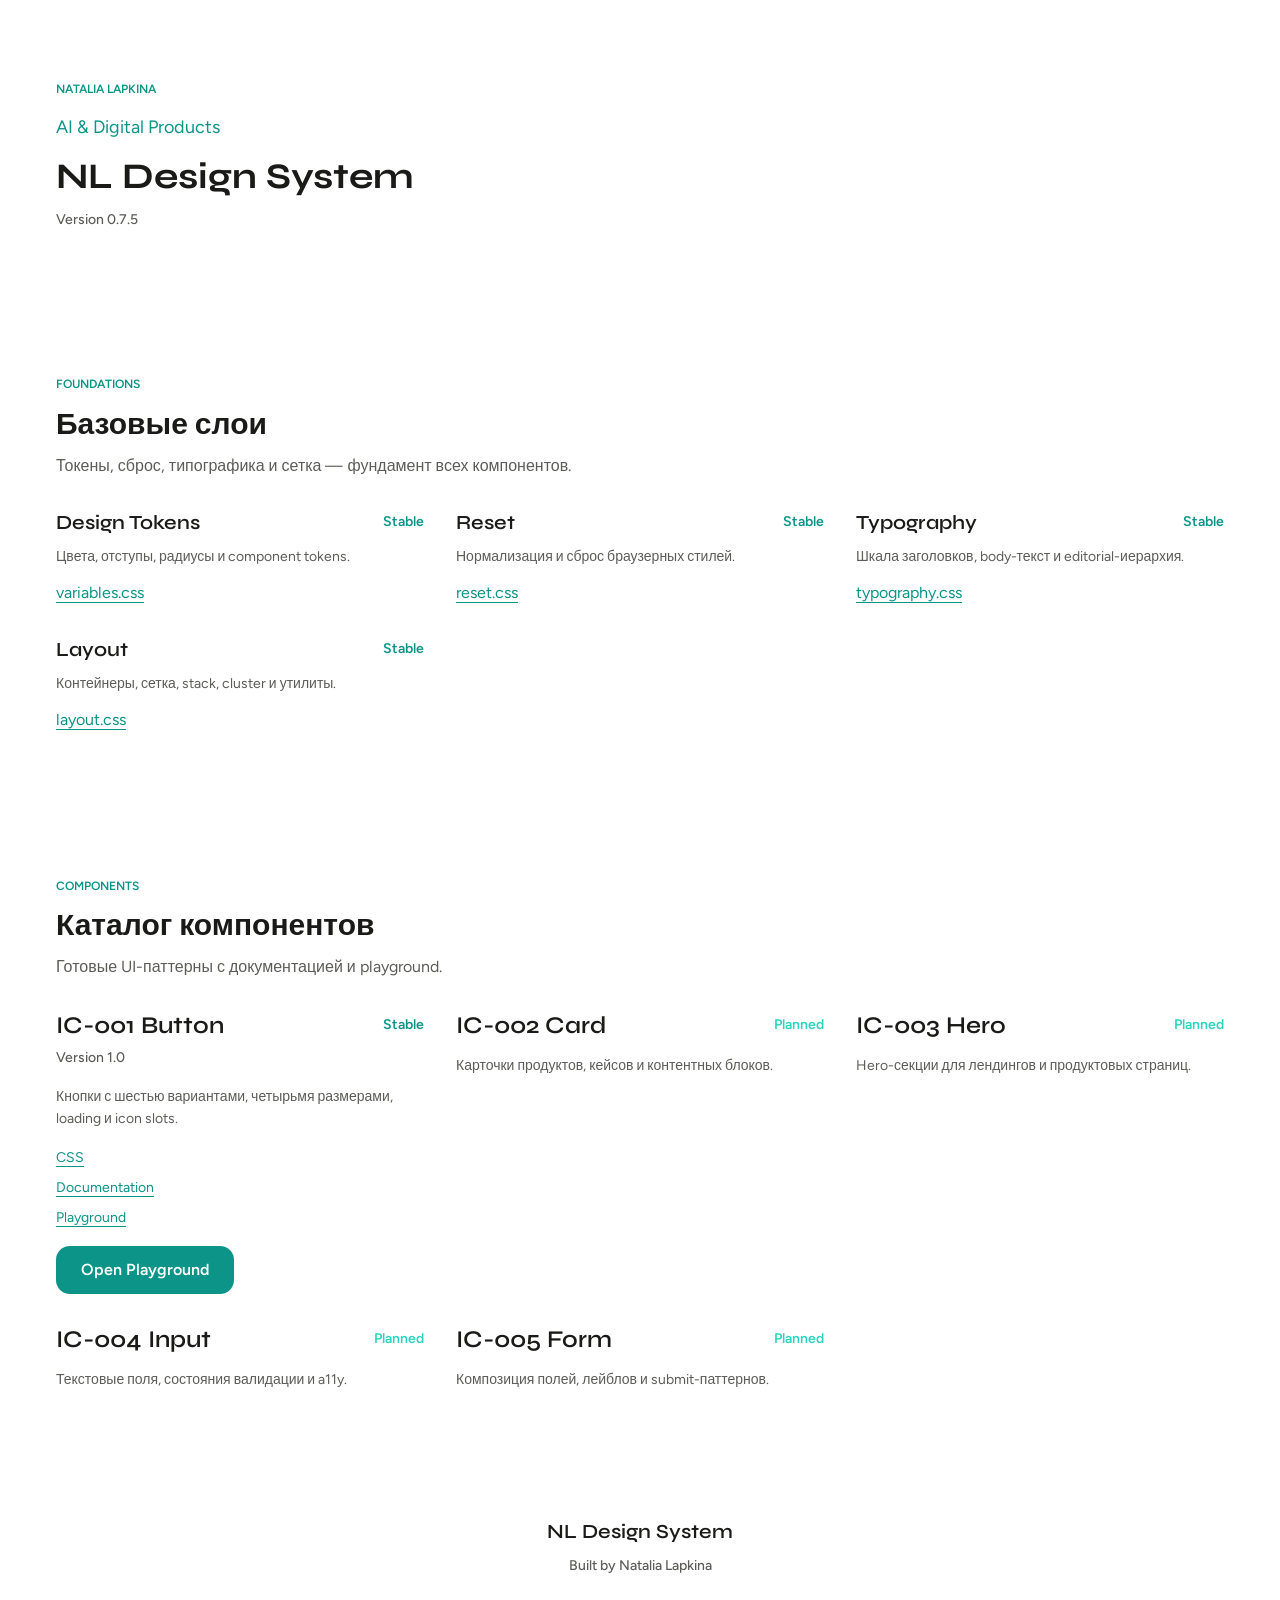
<file: nl-design-system/playground/index.html>
<!DOCTYPE html>
<html lang="ru">
<head>
  <meta charset="UTF-8">
  <meta name="viewport" content="width=device-width, initial-scale=1.0">
  <title>NL Design System — Component Gallery</title>
  <link rel="preconnect" href="https://fonts.googleapis.com">
  <link rel="preconnect" href="https://fonts.gstatic.com" crossorigin>
  <link href="https://fonts.googleapis.com/css2?family=Syne:wght@600;700&family=Figtree:wght@400;500;600;700&display=swap" rel="stylesheet">
  <link rel="stylesheet" href="../css/variables.css">
  <link rel="stylesheet" href="../css/reset.css">
  <link rel="stylesheet" href="../css/typography.css">
  <link rel="stylesheet" href="../css/layout.css">
  <link rel="stylesheet" href="../css/components.css">
</head>
<body>
  <div class="layout-page">
    <main class="layout-page-main">

      <!-- Hero -->
      <div class="layout-section layout-section--spacious">
        <div class="layout-container layout-stack layout-stack--gap-6">
          <div class="layout-stack layout-stack--gap-3">
            <p class="type-eyebrow">Natalia Lapkina</p>
            <p class="type-lead type-primary">AI &amp; Digital Products</p>
            <h1 class="type-display type-balance">NL Design System</h1>
            <p class="type-caption type-text-secondary">Version 0.7.5</p>
          </div>
        </div>
      </div>

      <!-- Foundations -->
      <div class="layout-section">
        <div class="layout-container layout-stack layout-stack--gap-8">
          <div class="layout-stack layout-stack--gap-3">
            <p class="type-eyebrow">Foundations</p>
            <h2 class="type-h3">Базовые слои</h2>
            <p class="type-body type-text-secondary">Токены, сброс, типографика и сетка — фундамент всех компонентов.</p>
          </div>

          <div class="layout-auto-grid layout-auto-grid--fill layout-auto-grid--gap-8">
            <article class="layout-stack layout-stack--gap-3">
              <div class="layout-cluster layout-cluster--gap-3 layout-u-flex-between">
                <h3 class="type-h5">Design Tokens</h3>
                <span class="type-caption type-success type-semibold">Stable</span>
              </div>
              <p class="type-body--sm type-text-secondary">Цвета, отступы, радиусы и component tokens.</p>
              <p class="type-prose">
                <a href="../css/variables.css">variables.css</a>
              </p>
            </article>

            <article class="layout-stack layout-stack--gap-3">
              <div class="layout-cluster layout-cluster--gap-3 layout-u-flex-between">
                <h3 class="type-h5">Reset</h3>
                <span class="type-caption type-success type-semibold">Stable</span>
              </div>
              <p class="type-body--sm type-text-secondary">Нормализация и сброс браузерных стилей.</p>
              <p class="type-prose">
                <a href="../css/reset.css">reset.css</a>
              </p>
            </article>

            <article class="layout-stack layout-stack--gap-3">
              <div class="layout-cluster layout-cluster--gap-3 layout-u-flex-between">
                <h3 class="type-h5">Typography</h3>
                <span class="type-caption type-success type-semibold">Stable</span>
              </div>
              <p class="type-body--sm type-text-secondary">Шкала заголовков, body-текст и editorial-иерархия.</p>
              <p class="type-prose">
                <a href="../css/typography.css">typography.css</a>
              </p>
            </article>

            <article class="layout-stack layout-stack--gap-3">
              <div class="layout-cluster layout-cluster--gap-3 layout-u-flex-between">
                <h3 class="type-h5">Layout</h3>
                <span class="type-caption type-success type-semibold">Stable</span>
              </div>
              <p class="type-body--sm type-text-secondary">Контейнеры, сетка, stack, cluster и утилиты.</p>
              <p class="type-prose">
                <a href="../css/layout.css">layout.css</a>
              </p>
            </article>
          </div>
        </div>
      </div>

      <!-- Components -->
      <div class="layout-section layout-section--spacious">
        <div class="layout-container layout-stack layout-stack--gap-8">
          <div class="layout-stack layout-stack--gap-3">
            <p class="type-eyebrow">Components</p>
            <h2 class="type-h3">Каталог компонентов</h2>
            <p class="type-body type-text-secondary">Готовые UI-паттерны с документацией и playground.</p>
          </div>

          <div class="layout-auto-grid layout-auto-grid--fill layout-auto-grid--gap-8">

            <!-- IC-001 Button -->
            <article class="layout-stack layout-stack--gap-4">
              <div class="layout-stack layout-stack--gap-2">
                <div class="layout-cluster layout-cluster--gap-3 layout-u-flex-between">
                  <h3 class="type-h4">IC-001 Button</h3>
                  <span class="type-caption type-success type-semibold">Stable</span>
                </div>
                <p class="type-caption type-text-secondary">Version 1.0</p>
              </div>

              <p class="type-body--sm type-text-secondary">
                Кнопки с шестью вариантами, четырьмя размерами, loading и icon slots.
              </p>

              <ul class="layout-stack layout-stack--gap-2 type-body--sm type-prose">
                <li><a href="../css/components.css">CSS</a></li>
                <li><a href="../docs/components/Button.md">Documentation</a></li>
                <li><a href="../patterns/buttons/button.html">Playground</a></li>
              </ul>

              <div class="layout-cluster layout-cluster--gap-4">
                <a href="../patterns/buttons/button.html" class="nl-btn nl-btn--primary">
                  <span class="nl-btn__label">Open Playground</span>
                </a>
              </div>
            </article>

            <!-- IC-002 Card -->
            <article class="layout-stack layout-stack--gap-4">
              <div class="layout-stack layout-stack--gap-2">
                <div class="layout-cluster layout-cluster--gap-3 layout-u-flex-between">
                  <h3 class="type-h4">IC-002 Card</h3>
                  <span class="type-caption type-warning type-semibold">Planned</span>
                </div>
              </div>
              <p class="type-body--sm type-text-secondary">
                Карточки продуктов, кейсов и контентных блоков.
              </p>
            </article>

            <!-- IC-003 Hero -->
            <article class="layout-stack layout-stack--gap-4">
              <div class="layout-stack layout-stack--gap-2">
                <div class="layout-cluster layout-cluster--gap-3 layout-u-flex-between">
                  <h3 class="type-h4">IC-003 Hero</h3>
                  <span class="type-caption type-warning type-semibold">Planned</span>
                </div>
              </div>
              <p class="type-body--sm type-text-secondary">
                Hero-секции для лендингов и продуктовых страниц.
              </p>
            </article>

            <!-- IC-004 Input -->
            <article class="layout-stack layout-stack--gap-4">
              <div class="layout-stack layout-stack--gap-2">
                <div class="layout-cluster layout-cluster--gap-3 layout-u-flex-between">
                  <h3 class="type-h4">IC-004 Input</h3>
                  <span class="type-caption type-warning type-semibold">Planned</span>
                </div>
              </div>
              <p class="type-body--sm type-text-secondary">
                Текстовые поля, состояния валидации и a11y.
              </p>
            </article>

            <!-- IC-005 Form -->
            <article class="layout-stack layout-stack--gap-4">
              <div class="layout-stack layout-stack--gap-2">
                <div class="layout-cluster layout-cluster--gap-3 layout-u-flex-between">
                  <h3 class="type-h4">IC-005 Form</h3>
                  <span class="type-caption type-warning type-semibold">Planned</span>
                </div>
              </div>
              <p class="type-body--sm type-text-secondary">
                Композиция полей, лейблов и submit-паттернов.
              </p>
            </article>

          </div>
        </div>
      </div>

      <!-- Footer -->
      <footer class="layout-section layout-section--compact">
        <div class="layout-container layout-stack layout-stack--gap-3 type-align-center">
          <p class="type-h5">NL Design System</p>
          <p class="type-caption type-text-secondary">Built by Natalia Lapkina</p>
        </div>
      </footer>

    </main>
  </div>
</body>
</html>
</file>
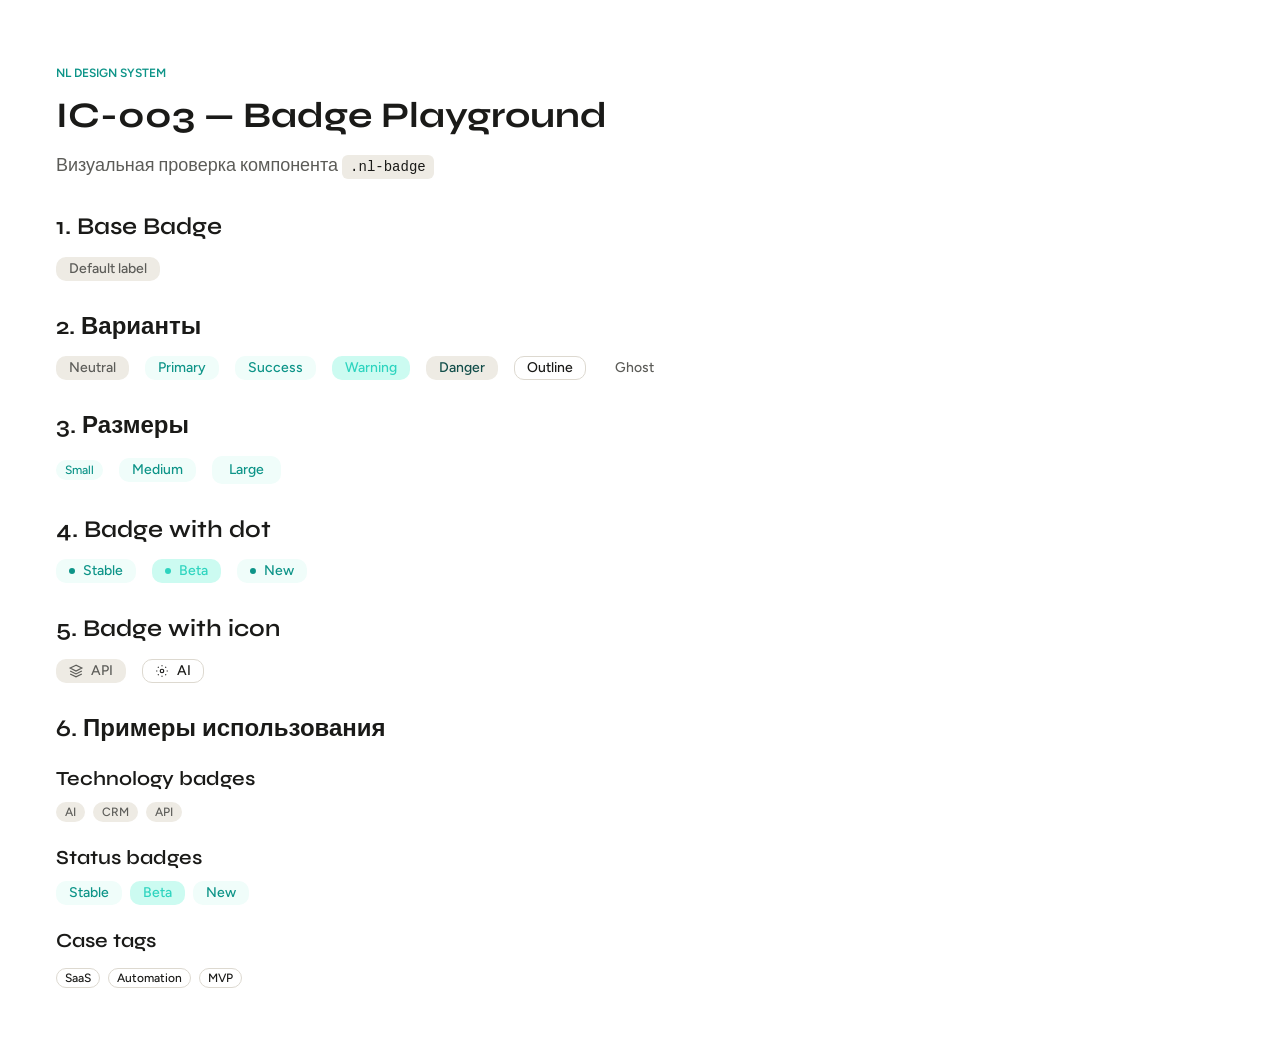
<file: nl-design-system/patterns/badges/badge.html>
<!DOCTYPE html>
<html lang="ru">
<head>
  <meta charset="UTF-8">
  <meta name="viewport" content="width=device-width, initial-scale=1.0">
  <title>IC-003 Badge Playground — NL Design System</title>
  <link rel="preconnect" href="https://fonts.googleapis.com">
  <link rel="preconnect" href="https://fonts.gstatic.com" crossorigin>
  <link href="https://fonts.googleapis.com/css2?family=Syne:wght@600;700&family=Figtree:wght@400;500;600;700&display=swap" rel="stylesheet">
  <link rel="stylesheet" href="../../css/variables.css">
  <link rel="stylesheet" href="../../css/reset.css">
  <link rel="stylesheet" href="../../css/typography.css">
  <link rel="stylesheet" href="../../css/layout.css">
  <link rel="stylesheet" href="../../css/components.css">
</head>
<body>
  <div class="layout-page">
    <main class="layout-page-main">
      <div class="layout-section">
        <div class="layout-container layout-stack layout-stack--gap-8">

          <header class="layout-stack layout-stack--gap-3">
            <p class="type-eyebrow">NL Design System</p>
            <h1 class="type-h2">IC-003 — Badge Playground</h1>
            <p class="type-lead">Визуальная проверка компонента <code class="type-code">.nl-badge</code></p>
          </header>

          <!-- 1. Base Badge -->
          <section class="layout-stack layout-stack--gap-4">
            <h2 class="type-h4">1. Base Badge</h2>
            <div class="layout-cluster layout-cluster--gap-4">
              <span class="nl-badge nl-badge--neutral">
                <span class="nl-badge__label">Default label</span>
              </span>
            </div>
          </section>

          <!-- 2. Variants -->
          <section class="layout-stack layout-stack--gap-4">
            <h2 class="type-h4">2. Варианты</h2>
            <div class="layout-cluster layout-cluster--gap-4">
              <span class="nl-badge nl-badge--neutral">
                <span class="nl-badge__label">Neutral</span>
              </span>
              <span class="nl-badge nl-badge--primary">
                <span class="nl-badge__label">Primary</span>
              </span>
              <span class="nl-badge nl-badge--success">
                <span class="nl-badge__label">Success</span>
              </span>
              <span class="nl-badge nl-badge--warning">
                <span class="nl-badge__label">Warning</span>
              </span>
              <span class="nl-badge nl-badge--danger">
                <span class="nl-badge__label">Danger</span>
              </span>
              <span class="nl-badge nl-badge--outline">
                <span class="nl-badge__label">Outline</span>
              </span>
              <span class="nl-badge nl-badge--ghost">
                <span class="nl-badge__label">Ghost</span>
              </span>
            </div>
          </section>

          <!-- 3. Sizes -->
          <section class="layout-stack layout-stack--gap-4">
            <h2 class="type-h4">3. Размеры</h2>
            <div class="layout-cluster layout-cluster--gap-4">
              <span class="nl-badge nl-badge--primary nl-badge--sm">
                <span class="nl-badge__label">Small</span>
              </span>
              <span class="nl-badge nl-badge--primary nl-badge--md">
                <span class="nl-badge__label">Medium</span>
              </span>
              <span class="nl-badge nl-badge--primary nl-badge--lg">
                <span class="nl-badge__label">Large</span>
              </span>
            </div>
          </section>

          <!-- 4. Badge with dot -->
          <section class="layout-stack layout-stack--gap-4">
            <h2 class="type-h4">4. Badge with dot</h2>
            <div class="layout-cluster layout-cluster--gap-4">
              <span class="nl-badge nl-badge--success">
                <span class="nl-badge__dot" aria-hidden="true"></span>
                <span class="nl-badge__label">Stable</span>
              </span>
              <span class="nl-badge nl-badge--warning">
                <span class="nl-badge__dot" aria-hidden="true"></span>
                <span class="nl-badge__label">Beta</span>
              </span>
              <span class="nl-badge nl-badge--primary">
                <span class="nl-badge__dot" aria-hidden="true"></span>
                <span class="nl-badge__label">New</span>
              </span>
            </div>
          </section>

          <!-- 5. Badge with icon -->
          <section class="layout-stack layout-stack--gap-4">
            <h2 class="type-h4">5. Badge with icon</h2>
            <div class="layout-cluster layout-cluster--gap-4">
              <span class="nl-badge nl-badge--neutral">
                <span class="nl-badge__icon" aria-hidden="true">
                  <svg viewBox="0 0 24 24" fill="none" stroke="currentColor" stroke-width="2" aria-hidden="true">
                    <path d="M12 2L2 7l10 5 10-5-10-5zM2 17l10 5 10-5M2 12l10 5 10-5"/>
                  </svg>
                </span>
                <span class="nl-badge__label">API</span>
              </span>
              <span class="nl-badge nl-badge--outline">
                <span class="nl-badge__icon" aria-hidden="true">
                  <svg viewBox="0 0 24 24" fill="none" stroke="currentColor" stroke-width="2" aria-hidden="true">
                    <circle cx="12" cy="12" r="3"/>
                    <path d="M12 2v2M12 20v2M4.93 4.93l1.41 1.41M17.66 17.66l1.41 1.41M2 12h2M20 12h2M4.93 19.07l1.41-1.41M17.66 6.34l1.41-1.41"/>
                  </svg>
                </span>
                <span class="nl-badge__label">AI</span>
              </span>
            </div>
          </section>

          <!-- 6. Usage examples -->
          <section class="layout-stack layout-stack--gap-6">
            <h2 class="type-h4">6. Примеры использования</h2>

            <div class="layout-stack layout-stack--gap-3">
              <h3 class="type-h5">Technology badges</h3>
              <div class="layout-cluster layout-cluster--gap-2">
                <span class="nl-badge nl-badge--neutral nl-badge--sm">
                  <span class="nl-badge__label">AI</span>
                </span>
                <span class="nl-badge nl-badge--neutral nl-badge--sm">
                  <span class="nl-badge__label">CRM</span>
                </span>
                <span class="nl-badge nl-badge--neutral nl-badge--sm">
                  <span class="nl-badge__label">API</span>
                </span>
              </div>
            </div>

            <div class="layout-stack layout-stack--gap-3">
              <h3 class="type-h5">Status badges</h3>
              <div class="layout-cluster layout-cluster--gap-2">
                <span class="nl-badge nl-badge--success">
                  <span class="nl-badge__label">Stable</span>
                </span>
                <span class="nl-badge nl-badge--warning">
                  <span class="nl-badge__label">Beta</span>
                </span>
                <span class="nl-badge nl-badge--primary">
                  <span class="nl-badge__label">New</span>
                </span>
              </div>
            </div>

            <div class="layout-stack layout-stack--gap-3">
              <h3 class="type-h5">Case tags</h3>
              <ul class="layout-cluster layout-cluster--gap-2">
                <li>
                  <span class="nl-badge nl-badge--outline nl-badge--sm">
                    <span class="nl-badge__label">SaaS</span>
                  </span>
                </li>
                <li>
                  <span class="nl-badge nl-badge--outline nl-badge--sm">
                    <span class="nl-badge__label">Automation</span>
                  </span>
                </li>
                <li>
                  <span class="nl-badge nl-badge--outline nl-badge--sm">
                    <span class="nl-badge__label">MVP</span>
                  </span>
                </li>
              </ul>
            </div>
          </section>

        </div>
      </div>
    </main>
  </div>
</body>
</html>
</file>
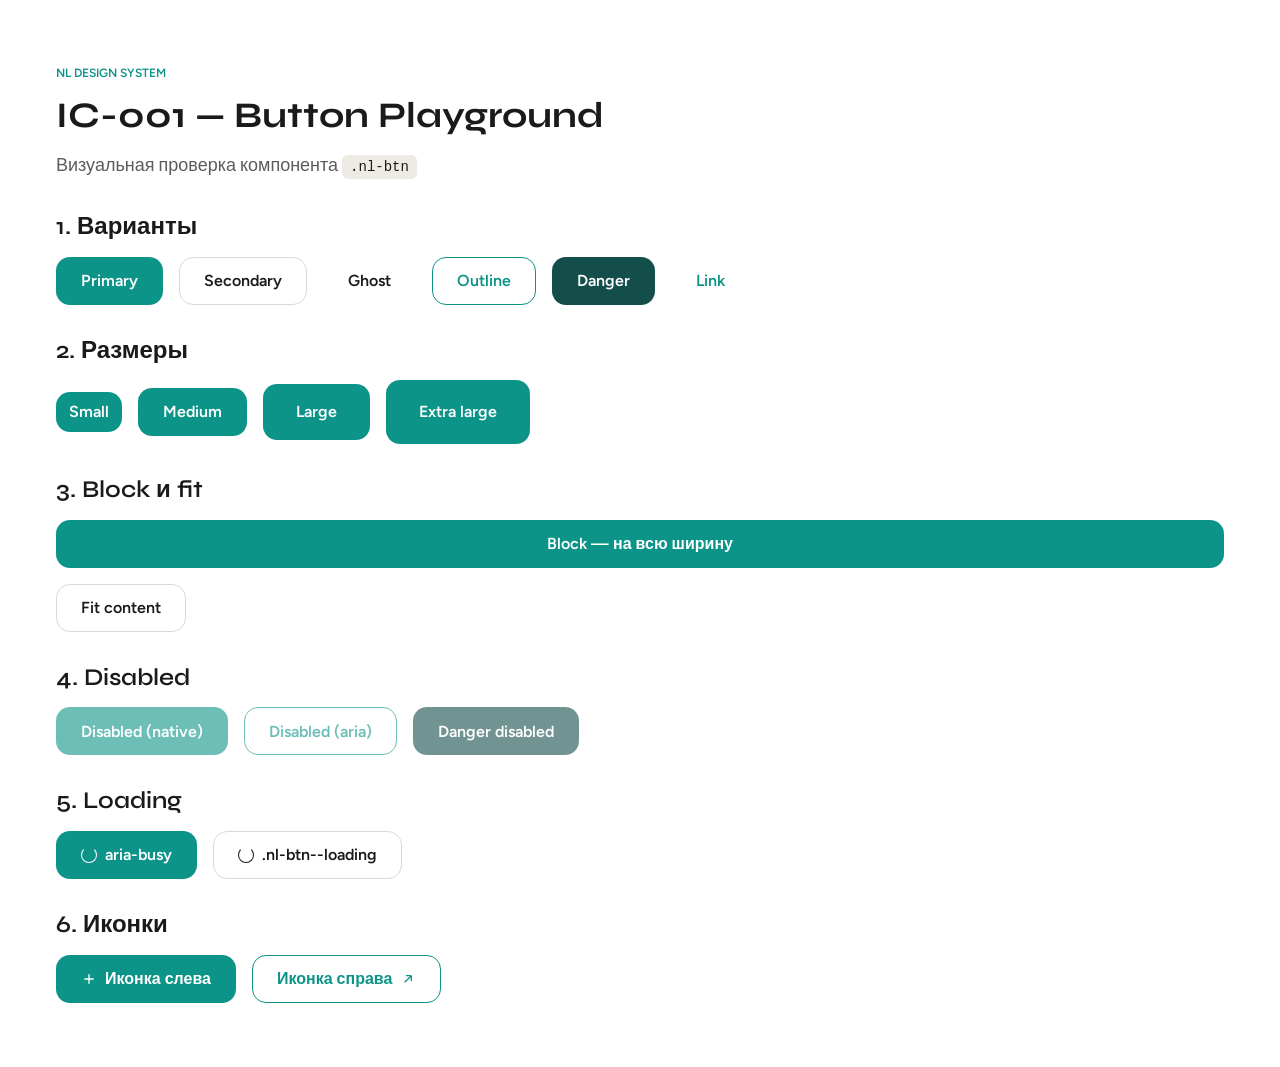
<file: nl-design-system/patterns/buttons/button.html>
<!DOCTYPE html>
<html lang="ru">
<head>
  <meta charset="UTF-8">
  <meta name="viewport" content="width=device-width, initial-scale=1.0">
  <title>IC-001 Button Playground — NL Design System</title>
  <link rel="preconnect" href="https://fonts.googleapis.com">
  <link rel="preconnect" href="https://fonts.gstatic.com" crossorigin>
  <link href="https://fonts.googleapis.com/css2?family=Syne:wght@600;700&family=Figtree:wght@400;500;600;700&display=swap" rel="stylesheet">
  <link rel="stylesheet" href="../../css/variables.css">
  <link rel="stylesheet" href="../../css/reset.css">
  <link rel="stylesheet" href="../../css/typography.css">
  <link rel="stylesheet" href="../../css/layout.css">
  <link rel="stylesheet" href="../../css/components.css">
</head>
<body>
  <div class="layout-page">
    <main class="layout-page-main">
      <div class="layout-section">
        <div class="layout-container layout-stack layout-stack--gap-8">

          <header class="layout-stack layout-stack--gap-3">
            <p class="type-eyebrow">NL Design System</p>
            <h1 class="type-h2">IC-001 — Button Playground</h1>
            <p class="type-lead">Визуальная проверка компонента <code class="type-code">.nl-btn</code></p>
          </header>

          <!-- 1. Variants -->
          <section class="layout-stack layout-stack--gap-4">
            <h2 class="type-h4">1. Варианты</h2>
            <div class="layout-cluster layout-cluster--gap-4">
              <button type="button" class="nl-btn nl-btn--primary">
                <span class="nl-btn__label">Primary</span>
              </button>
              <button type="button" class="nl-btn nl-btn--secondary">
                <span class="nl-btn__label">Secondary</span>
              </button>
              <button type="button" class="nl-btn nl-btn--ghost">
                <span class="nl-btn__label">Ghost</span>
              </button>
              <button type="button" class="nl-btn nl-btn--outline">
                <span class="nl-btn__label">Outline</span>
              </button>
              <button type="button" class="nl-btn nl-btn--danger">
                <span class="nl-btn__label">Danger</span>
              </button>
              <button type="button" class="nl-btn nl-btn--link">
                <span class="nl-btn__label">Link</span>
              </button>
            </div>
          </section>

          <!-- 2. Sizes -->
          <section class="layout-stack layout-stack--gap-4">
            <h2 class="type-h4">2. Размеры</h2>
            <div class="layout-cluster layout-cluster--gap-4">
              <button type="button" class="nl-btn nl-btn--primary nl-btn--sm">
                <span class="nl-btn__label">Small</span>
              </button>
              <button type="button" class="nl-btn nl-btn--primary nl-btn--md">
                <span class="nl-btn__label">Medium</span>
              </button>
              <button type="button" class="nl-btn nl-btn--primary nl-btn--lg">
                <span class="nl-btn__label">Large</span>
              </button>
              <button type="button" class="nl-btn nl-btn--primary nl-btn--xl">
                <span class="nl-btn__label">Extra large</span>
              </button>
            </div>
          </section>

          <!-- 3. Block & fit -->
          <section class="layout-stack layout-stack--gap-4">
            <h2 class="type-h4">3. Block и fit</h2>
            <div class="layout-stack layout-stack--gap-4">
              <button type="button" class="nl-btn nl-btn--primary nl-btn--block">
                <span class="nl-btn__label">Block — на всю ширину</span>
              </button>
              <div class="layout-cluster">
                <button type="button" class="nl-btn nl-btn--secondary nl-btn--fit">
                  <span class="nl-btn__label">Fit content</span>
                </button>
              </div>
            </div>
          </section>

          <!-- 4. Disabled -->
          <section class="layout-stack layout-stack--gap-4">
            <h2 class="type-h4">4. Disabled</h2>
            <div class="layout-cluster layout-cluster--gap-4">
              <button type="button" class="nl-btn nl-btn--primary" disabled>
                <span class="nl-btn__label">Disabled (native)</span>
              </button>
              <button type="button" class="nl-btn nl-btn--outline" aria-disabled="true">
                <span class="nl-btn__label">Disabled (aria)</span>
              </button>
              <button type="button" class="nl-btn nl-btn--danger" disabled>
                <span class="nl-btn__label">Danger disabled</span>
              </button>
            </div>
          </section>

          <!-- 5. Loading -->
          <section class="layout-stack layout-stack--gap-4">
            <h2 class="type-h4">5. Loading</h2>
            <div class="layout-cluster layout-cluster--gap-4">
              <button type="button" class="nl-btn nl-btn--primary" aria-busy="true">
                <span class="nl-btn__loader" aria-hidden="true"></span>
                <span class="nl-btn__label">aria-busy</span>
              </button>
              <button type="button" class="nl-btn nl-btn--secondary nl-btn--loading">
                <span class="nl-btn__loader" aria-hidden="true"></span>
                <span class="nl-btn__label">.nl-btn--loading</span>
              </button>
            </div>
          </section>

          <!-- 6. Icons -->
          <section class="layout-stack layout-stack--gap-4">
            <h2 class="type-h4">6. Иконки</h2>
            <div class="layout-cluster layout-cluster--gap-4">
              <button type="button" class="nl-btn nl-btn--primary">
                <span class="nl-btn__icon" aria-hidden="true">
                  <svg viewBox="0 0 24 24" fill="none" stroke="currentColor" stroke-width="2" aria-hidden="true">
                    <path d="M12 5v14M5 12h14"/>
                  </svg>
                </span>
                <span class="nl-btn__label">Иконка слева</span>
              </button>
              <button type="button" class="nl-btn nl-btn--outline">
                <span class="nl-btn__label">Иконка справа</span>
                <span class="nl-btn__icon nl-btn__icon--trailing" aria-hidden="true">
                  <svg viewBox="0 0 24 24" fill="none" stroke="currentColor" stroke-width="2" aria-hidden="true">
                    <path d="M7 17L17 7M17 7H9M17 7v8"/>
                  </svg>
                </span>
              </button>
            </div>
          </section>

        </div>
      </div>
    </main>
  </div>
</body>
</html>
</file>
<file: nl-design-system/css/variables.css>
/**
 * ==========================================================================
 * NL Design System — Design Tokens
 * Brand: Natalia Lapkina — AI & Digital Products
 * Phase: 1 — Foundation & Semantic Tokens
 * Version: 0.9.1
 * ==========================================================================
 *
 * All tokens are defined as CSS Custom Properties on :root.
 * Semantic tokens reference Foundation tokens only (Neutral + Brand).
 * Namespace: all public tokens use the --nl- prefix (v0.9.0).
 *
 * Usage (future projects):
 *   color: var(--nl-color-text);
 *   padding: var(--nl-space-4);
 */

:root {
  /* ==========================================================
     Foundation Colors — Neutral
     Warm editorial gray scale. Calm, premium, readable on light UI.
     Steps: 0 (white) → 900 (near-black text).
     ========================================================== */

  --neutral-0: #ffffff;   /* Pure surface / cards on tinted backgrounds */
  --neutral-50: #f6f4ef;  /* Page background — warm studio tone */
  --neutral-100: #eeebe4; /* Subtle fills, alternate surfaces */
  --neutral-200: #ddd9d0; /* Borders, dividers (light) */
  --neutral-300: #c4c0b6; /* Disabled borders, placeholders */
  --neutral-400: #9c9c96; /* Muted icons, tertiary text */
  --neutral-500: #7a7a74; /* Secondary labels */
  --neutral-600: #5c5c58; /* Secondary body text */
  --neutral-700: #3d3d3a; /* Strong secondary headings */
  --neutral-800: #2a2a28; /* Dark surfaces (future dark mode base) */
  --neutral-900: #1a1a18; /* Primary text, headings */

  /* ==========================================================
     Foundation Colors — Brand
     Teal family: AI, trust, technology without cold corporate blue.
     brand-600 is the primary action color for NL products.
     ========================================================== */

  --brand-50: #f0fdfa;   /* Soft tint backgrounds, badges */
  --brand-100: #ccfbf1;  /* Hover fills, highlight zones */
  --brand-200: #99f6e4;  /* Decorative accents, charts */
  --brand-300: #5eead4;  /* Light accents, focus rings (soft) */
  --brand-400: #2dd4bf;  /* Interactive secondary, warnings (attention) */
  --brand-500: #14b8a6;  /* Links hover, gradient mid-tone */
  --brand-600: #0d9488;  /* Primary brand — buttons, links, key UI */
  --brand-700: #0f766e;  /* Primary hover, pressed states */
  --brand-800: #115e59;  /* Deep accent, strong emphasis */
  --brand-900: #134e4a;  /* Darkest brand — hero overlays, danger tone */

  /* ==========================================================
     Semantic Colors
     Application-level aliases. MUST reference Foundation only.
     ========================================================== */

  /* Surfaces */
  --nl-color-background: var(--neutral-50);      /* Main page canvas */
  --nl-color-surface: var(--neutral-0);          /* Cards, panels, modals */
  --nl-color-surface-alt: var(--neutral-100);    /* Band sections, inset areas */

  /* Text */
  --nl-color-text: var(--neutral-900);           /* Body copy */
  --nl-color-text-secondary: var(--neutral-600);   /* Supporting text, captions */
  --nl-color-heading: var(--neutral-900);        /* H1–H6, display type */

  /* Structure */
  --nl-color-border: var(--neutral-200);         /* Default component borders */
  --nl-color-divider: var(--neutral-200);        /* Horizontal rules, separators */

  /* Interactive */
  --nl-color-primary: var(--brand-600);          /* Primary CTA, key actions */
  --nl-color-primary-hover: var(--brand-700);    /* Primary hover / active */
  --nl-color-link: var(--brand-600);             /* Inline links */

  /* Feedback (mapped to Brand until dedicated accent scale in Phase 2) */
  --nl-color-success: var(--brand-600);          /* Success — aligned with brand trust */
  --nl-color-warning: var(--brand-400);          /* Warning — lighter brand attention */
  --nl-color-danger: var(--brand-900);           /* Critical — deep brand contrast */

  /* ==========================================================
     Typography — Font Families
     Base: humanist sans for UI. Heading: geometric display for impact.
     ========================================================== */

  --nl-font-family-base: 'Figtree', -apple-system, BlinkMacSystemFont, 'Segoe UI', sans-serif;
  --nl-font-family-heading: 'Syne', var(--nl-font-family-base);

  /* ==========================================================
     Typography — Font Sizes
     Modular scale (approx. 1.25). rem = accessible, respects user zoom.
     ========================================================== */

  --nl-font-size-xs: 0.75rem;    /* 12px — badges, meta labels */
  --nl-font-size-sm: 0.875rem;   /* 14px — small UI, captions */
  --nl-font-size-md: 1rem;       /* 16px — body default */
  --nl-font-size-lg: 1.125rem;   /* 18px — lead paragraphs */
  --nl-font-size-xl: 1.25rem;    /* 20px — H5, card titles */
  --nl-font-size-2xl: 1.5rem;    /* 24px — H4 */
  --nl-font-size-3xl: 1.875rem;  /* 30px — H3 */
  --nl-font-size-4xl: 2.25rem;   /* 36px — H2 */
  --nl-font-size-5xl: 3rem;      /* 48px — H1, hero display */

  /* ==========================================================
     Typography — Font Weights
     ========================================================== */

  --nl-font-weight-regular: 400;
  --nl-font-weight-medium: 500;
  --nl-font-weight-semibold: 600;
  --nl-font-weight-bold: 700;

  /* ==========================================================
     Typography — Line Heights
     ========================================================== */

  --line-height-tight: 1.15;    /* Headings, display lines */
  --line-height-normal: 1.6;  /* Body text default */
  --line-height-relaxed: 1.8; /* Long-form, editorial blocks */

  /* ==========================================================
     Spacing — 8-Point Grid
     Base unit: 8px (0.5rem). Odd steps use 4px half-unit where needed.
     ========================================================== */

  --nl-space-1: 0.25rem;  /*  4px — micro gaps, icon padding */
  --nl-space-2: 0.5rem;   /*  8px — tight inline spacing */
  --nl-space-3: 0.75rem;  /* 12px — compact component padding */
  --nl-space-4: 1rem;     /* 16px — default padding, gaps */
  --nl-space-5: 1.25rem;  /* 20px — form field spacing */
  --nl-space-6: 1.5rem;   /* 24px — card padding (compact) */
  --nl-space-8: 2rem;     /* 32px — section inner spacing */
  --nl-space-10: 2.5rem;  /* 40px — block separation */
  --nl-space-12: 3rem;    /* 48px — large component padding */
  --nl-space-16: 4rem;    /* 64px — section gaps (small) */
  --nl-space-20: 5rem;    /* 80px — section gaps (large) */

  /* ==========================================================
     Radius
     Consistent corner language across cards, inputs, buttons.
     ========================================================== */

  --nl-radius-xs: 0.375rem;  /*  6px — chips, small tags */
  --nl-radius-sm: 0.625rem;  /* 10px — inputs, small buttons */
  --nl-radius-md: 0.875rem;  /* 14px — buttons, medium cards */
  --nl-radius-lg: 1.375rem;  /* 22px — cards, panels */
  --nl-radius-xl: 2rem;      /* 32px — hero cards, large sections */
  --nl-radius-pill: 9999px;  /* Fully rounded — pills, avatars */

  /* ==========================================================
     Borders
     ========================================================== */

  --border-width: 1px;
  --border-color: var(--nl-color-border);

  /* ==========================================================
     Shadows
     Soft, layered elevation — Apple / Linear inspired. Low opacity neutrals.
     ========================================================== */

  --nl-shadow-xs: 0 1px 2px rgba(26, 26, 24, 0.04);
  --nl-shadow-sm: 0 1px 3px rgba(26, 26, 24, 0.06),
              0 1px 2px rgba(26, 26, 24, 0.04);
  --nl-shadow-md: 0 4px 16px rgba(26, 26, 24, 0.06),
              0 2px 6px rgba(26, 26, 24, 0.04);
  --nl-shadow-lg: 0 12px 40px rgba(26, 26, 24, 0.08),
              0 4px 12px rgba(26, 26, 24, 0.04);
  --nl-shadow-xl: 0 24px 64px rgba(26, 26, 24, 0.1),
              0 8px 24px rgba(26, 26, 24, 0.05);

  /* ==========================================================
     Motion — Duration & Easing
     Studio default: Material-inspired standard curve.
     ========================================================== */

  --nl-duration-fast: 150ms;    /* Micro-interactions: opacity, color */
  --nl-duration-normal: 300ms;  /* Hovers, toggles, small transforms */
  --nl-duration-slow: 500ms;    /* Reveals, layout shifts, modals */

  --nl-ease-standard: cubic-bezier(0.4, 0, 0.2, 1); /* Default — enter/exit */
  --nl-ease-in: cubic-bezier(0.4, 0, 1, 1);         /* Accelerate — elements leaving */
  --nl-ease-out: cubic-bezier(0, 0, 0.2, 1);        /* Decelerate — elements entering */

  /* ==========================================================
     Layout — Container Widths
     Max content width per breakpoint tier (used in layout.css).
     ========================================================== */

  --nl-container-sm: 640px;   /* Narrow content, forms */
  --nl-container-md: 768px;   /* Article width */
  --nl-container-lg: 1024px;  /* Standard marketing pages */
  --nl-container-xl: 1200px;  /* Full NL studio layout — portfolio, SaaS */

  /* ==========================================================
     Breakpoints
     Reference values for media queries (min-width).
     Note: CSS vars in @media need fallback in older browsers;
     use these as documentation + future postcss/custom approach.
     ========================================================== */

  --nl-breakpoint-sm: 640px;   /* Large phones, small tablets */
  --nl-breakpoint-md: 768px;   /* Tablets */
  --nl-breakpoint-lg: 1024px;  /* Laptops */
  --nl-breakpoint-xl: 1280px;  /* Desktops, wide layouts */

  /* ==========================================================
     Z-Index — Stacking Scale
     Fixed increments prevent arbitrary z-index wars.
     ========================================================== */

  --nl-z-base: 0;        /* Default document flow */
  --nl-z-dropdown: 100;  /* Menus, select popovers */
  --nl-z-sticky: 200;    /* Sticky headers, subnav */
  --nl-z-fixed: 300;     /* Fixed header, FAB */
  --nl-z-modal: 400;     /* Modals, dialogs, drawers */
  --nl-z-tooltip: 500;   /* Tooltips, toast notifications (top layer) */

  /* ==========================================================
     Component Tokens — Button
     Maps Button component API to Foundation / Semantic tokens.
     Spec: docs/components/Button.md · docs/foundations/Component-Tokens.md
     ========================================================== */

  /* Min block size per size scale (touch target) — component sizing, not spacing scale */
  --nl-btn-height-sm: 40px;
  --nl-btn-height-md: 48px;
  --nl-btn-height-lg: 56px;
  --nl-btn-height-xl: 64px;

  /* Inline padding per size scale */
  --nl-btn-padding-inline-sm: var(--nl-space-3);
  --nl-btn-padding-inline-md: var(--nl-space-6);
  --nl-btn-padding-inline-lg: var(--nl-space-8);

  /* Gap between icon and label */
  --nl-btn-gap: var(--nl-space-2);

  /* Label weight */
  --nl-btn-font-weight: var(--nl-font-weight-semibold);

  /* Corner radius — default md scale */
  --nl-btn-radius: var(--nl-radius-md);

  /* Elevation on hover / emphasis */
  --nl-btn-shadow: var(--nl-shadow-sm);

  /* Icon cap size — matches md label cap height */
  --nl-btn-icon-size: var(--nl-font-size-md);

  /* Interactive properties — color, border, shadow */
  --nl-btn-transition:
    background-color var(--nl-duration-fast) var(--nl-ease-standard),
    border-color var(--nl-duration-fast) var(--nl-ease-standard),
    box-shadow var(--nl-duration-normal) var(--nl-ease-standard),
    color var(--nl-duration-fast) var(--nl-ease-standard);

  /* Focus ring — color and width for :focus-visible */
  --nl-btn-focus-ring: var(--nl-color-primary);
  --nl-btn-focus-ring-width: 2px;

  /* ==========================================================
     Component Tokens — Card
     Maps Card component API to Foundation / Semantic tokens.
     Spec: docs/components/Card.md · docs/foundations/Component-Tokens.md
     ========================================================== */

  /* Padding per size scale */
  --nl-card-padding-sm: var(--nl-space-4);
  --nl-card-padding-md: var(--nl-space-6);
  --nl-card-padding-lg: var(--nl-space-8);

  /* Internal vertical rhythm between card zones */
  --nl-card-gap-sm: var(--nl-space-3);
  --nl-card-gap-md: var(--nl-space-4);
  --nl-card-gap-lg: var(--nl-space-6);

  /* Shape, border, elevation */
  --nl-card-radius: var(--nl-radius-lg);
  --nl-card-border-width: var(--border-width);
  --nl-card-shadow: var(--nl-shadow-sm);
  --nl-card-shadow-hover: var(--nl-shadow-md);

  /* Interactive properties — shadow, border, surface */
  --nl-card-transition:
    box-shadow var(--nl-duration-normal) var(--nl-ease-standard),
    border-color var(--nl-duration-fast) var(--nl-ease-standard),
    background-color var(--nl-duration-fast) var(--nl-ease-standard);

  /* ==========================================================
     Component Tokens — Badge
     Maps Badge component API to Foundation / Semantic tokens.
     Spec: docs/components/Badge.md · docs/foundations/Component-Tokens.md
     ========================================================== */

  /* Layout — inline padding per size scale */
  --nl-badge-padding-inline-sm: var(--nl-space-2);
  --nl-badge-padding-inline-md: var(--nl-space-3);
  --nl-badge-padding-inline-lg: var(--nl-space-4);

  /* Layout — block size per size scale */
  --nl-badge-height-sm: 20px;
  --nl-badge-height-md: 24px;
  --nl-badge-height-lg: 28px;

  /* Layout — gap between dot, icon, and label */
  --nl-badge-gap: var(--nl-space-2);

  /* Typography */
  --nl-badge-font-size-sm: var(--nl-font-size-xs);
  --nl-badge-font-size-md: var(--nl-font-size-sm);
  --nl-badge-font-weight: var(--nl-font-weight-medium);

  /* Radius */
  --nl-badge-radius: var(--nl-radius-sm);

  /* Border */
  --nl-badge-border-width: var(--border-width);

  /* Dot */
  --nl-badge-dot-size: 6px;

  /* Transition */
  --nl-badge-transition:
    background-color var(--nl-duration-fast) var(--nl-ease-standard),
    border-color var(--nl-duration-fast) var(--nl-ease-standard),
    color var(--nl-duration-fast) var(--nl-ease-standard);

  /* Semantic aliases — neutral */
  --nl-badge-neutral-bg: var(--nl-color-surface-alt);
  --nl-badge-neutral-fg: var(--nl-color-text-secondary);

  /* Semantic aliases — primary */
  --nl-badge-primary-bg: var(--brand-50);
  --nl-badge-primary-fg: var(--nl-color-primary);

  /* Semantic aliases — success */
  --nl-badge-success-bg: var(--brand-50);
  --nl-badge-success-fg: var(--nl-color-success);

  /* Semantic aliases — warning */
  --nl-badge-warning-bg: var(--brand-100);
  --nl-badge-warning-fg: var(--nl-color-warning);

  /* Semantic aliases — danger */
  --nl-badge-danger-bg: var(--neutral-100);
  --nl-badge-danger-fg: var(--nl-color-danger);

  /* Semantic aliases — outline */
  --nl-badge-outline-border: var(--nl-color-border);
}
</file>
<file: nl-design-system/css/typography.css>
/**
 * ==========================================================================
 * NL Design System — Typography
 * Version: 0.4.0
 * Phase: 3 — Type System
 *
 * Requires: variables.css (loaded first), reset.css (loaded before this file)
 *
 * Usage: apply utility classes (.type-h1, .type-lead, …) instead of
 * styling raw h1–h6. Semantic headings receive minimal normalization only.
 * ==========================================================================
 */

/* ==========================================================================
   Document defaults
   Base typographic rhythm for all NL projects.
   ========================================================================== */

body {
  font-family: var(--nl-font-family-base);
  font-size: var(--nl-font-size-md);
  font-weight: var(--nl-font-weight-regular);
  line-height: var(--line-height-normal);
  color: var(--nl-color-text);
  text-wrap: pretty;
}

/* ==========================================================================
   Semantic heading normalization (minimal)
   Unclassed headings inherit display family and heading color only.
   Size and weight come from .type-h* classes when needed.
   ========================================================================== */

:is(h1, h2, h3, h4, h5, h6) {
  font-family: var(--nl-font-family-heading);
  color: var(--nl-color-heading);
}

/* ==========================================================================
   1. Display classes
   Hero and marketing display type — largest scale, tight leading.
   ========================================================================== */

.type-display {
  font-family: var(--nl-font-family-heading);
  font-size: var(--nl-font-size-4xl);
  font-weight: var(--nl-font-weight-bold);
  line-height: var(--line-height-tight);
  color: var(--nl-color-heading);
  text-wrap: balance;
}

.type-display--lg {
  font-size: var(--nl-font-size-5xl);
}

.type-display--sm {
  font-size: var(--nl-font-size-3xl);
}

/* ==========================================================================
   2. Heading classes
   Editorial hierarchy — map to token scale H1 (largest) → H6 (smallest).
   ========================================================================== */

.type-h1 {
  font-family: var(--nl-font-family-heading);
  font-size: var(--nl-font-size-5xl);
  font-weight: var(--nl-font-weight-bold);
  line-height: var(--line-height-tight);
  color: var(--nl-color-heading);
  text-wrap: balance;
}

.type-h2 {
  font-family: var(--nl-font-family-heading);
  font-size: var(--nl-font-size-4xl);
  font-weight: var(--nl-font-weight-bold);
  line-height: var(--line-height-tight);
  color: var(--nl-color-heading);
  text-wrap: balance;
}

.type-h3 {
  font-family: var(--nl-font-family-heading);
  font-size: var(--nl-font-size-3xl);
  font-weight: var(--nl-font-weight-bold);
  line-height: var(--line-height-tight);
  color: var(--nl-color-heading);
  text-wrap: balance;
}

.type-h4 {
  font-family: var(--nl-font-family-heading);
  font-size: var(--nl-font-size-2xl);
  font-weight: var(--nl-font-weight-semibold);
  line-height: var(--line-height-tight);
  color: var(--nl-color-heading);
  text-wrap: balance;
}

.type-h5 {
  font-family: var(--nl-font-family-heading);
  font-size: var(--nl-font-size-xl);
  font-weight: var(--nl-font-weight-semibold);
  line-height: var(--line-height-tight);
  color: var(--nl-color-heading);
}

.type-h6 {
  font-family: var(--nl-font-family-heading);
  font-size: var(--nl-font-size-md);
  font-weight: var(--nl-font-weight-semibold);
  line-height: var(--line-height-normal);
  color: var(--nl-color-heading);
}

/* ==========================================================================
   3. Body classes
   Default reading text and size variants.
   ========================================================================== */

.type-body {
  font-family: var(--nl-font-family-base);
  font-size: var(--nl-font-size-md);
  font-weight: var(--nl-font-weight-regular);
  line-height: var(--line-height-normal);
  color: var(--nl-color-text);
  text-wrap: pretty;
}

.type-body--sm {
  font-size: var(--nl-font-size-sm);
  line-height: var(--line-height-normal);
}

.type-body--lg {
  font-size: var(--nl-font-size-lg);
  line-height: var(--line-height-relaxed);
}

/* ==========================================================================
   4. Lead
   Introductory paragraph — larger, relaxed, secondary tone.
   ========================================================================== */

.type-lead {
  font-family: var(--nl-font-family-base);
  font-size: var(--nl-font-size-lg);
  font-weight: var(--nl-font-weight-regular);
  line-height: var(--line-height-relaxed);
  color: var(--nl-color-text-secondary);
  text-wrap: pretty;
  max-inline-size: var(--nl-container-md);
}

/* ==========================================================================
   5. Caption
   Meta labels, footnotes, image captions.
   ========================================================================== */

.type-caption {
  font-family: var(--nl-font-family-base);
  font-size: var(--nl-font-size-sm);
  font-weight: var(--nl-font-weight-medium);
  line-height: var(--line-height-normal);
  color: var(--nl-color-text-secondary);
}

.type-caption--xs {
  font-size: var(--nl-font-size-xs);
}

/* ==========================================================================
   6. Eyebrow
   Section labels above headings — uppercase, brand accent.
   ========================================================================== */

.type-eyebrow {
  font-family: var(--nl-font-family-base);
  font-size: var(--nl-font-size-xs);
  font-weight: var(--nl-font-weight-semibold);
  line-height: var(--line-height-normal);
  color: var(--nl-color-primary);
  text-transform: uppercase;
}

/* ==========================================================================
   7. Text utilities
   Weight, color, alignment, wrapping, numeric variants.
   ========================================================================== */

/* Weight */
.type-regular { font-weight: var(--nl-font-weight-regular); }
.type-medium { font-weight: var(--nl-font-weight-medium); }
.type-semibold { font-weight: var(--nl-font-weight-semibold); }
.type-bold { font-weight: var(--nl-font-weight-bold); }

/* Semantic color */
.type-text { color: var(--nl-color-text); }
.type-text-secondary { color: var(--nl-color-text-secondary); }
.type-heading { color: var(--nl-color-heading); }
.type-primary { color: var(--nl-color-primary); }
.type-link { color: var(--nl-color-link); }
.type-success { color: var(--nl-color-success); }
.type-warning { color: var(--nl-color-warning); }
.type-danger { color: var(--nl-color-danger); }

/* Alignment */
.type-align-start { text-align: start; }
.type-align-center { text-align: center; }
.type-align-end { text-align: end; }

/* Modern text wrapping */
.type-balance { text-wrap: balance; }
.type-pretty { text-wrap: pretty; }
.type-nowrap { white-space: nowrap; }

/* Numeric formatting */
.type-numeric {
  font-variant-numeric: tabular-nums;
}

.type-numeric-proportional {
  font-variant-numeric: proportional-nums;
}

/* Truncation — single line ellipsis */
.type-truncate {
  overflow: hidden;
  text-overflow: ellipsis;
  white-space: nowrap;
}

/* Prose — inline links inside long-form text */
.type-prose a {
  color: var(--nl-color-link);
  text-decoration: underline;
  text-underline-offset: var(--nl-space-1);
  transition: color var(--nl-duration-fast) var(--nl-ease-standard);
}

.type-prose a:hover {
  color: var(--nl-color-primary-hover);
}

.type-prose a:focus-visible {
  outline: var(--border-width) solid var(--nl-color-primary);
  outline-offset: var(--nl-space-1);
}

/* ==========================================================================
   8. Selection
   Text highlight when user selects content.
   ========================================================================== */

::selection {
  background-color: var(--nl-color-primary);
  color: var(--nl-color-surface);
}

/* ==========================================================================
   9. Blockquote
   Pull quotes and citations — editorial inset border.
   ========================================================================== */

.type-blockquote {
  margin-inline: 0;
  padding-inline-start: var(--nl-space-4);
  border-inline-start: var(--border-width) solid var(--nl-color-divider);
  font-family: var(--nl-font-family-base);
  font-size: var(--nl-font-size-lg);
  font-weight: var(--nl-font-weight-regular);
  line-height: var(--line-height-relaxed);
  color: var(--nl-color-text-secondary);
  text-wrap: pretty;
}

.type-blockquote__cite {
  display: block;
  margin-block-start: var(--nl-space-3);
  font-size: var(--nl-font-size-sm);
  font-weight: var(--nl-font-weight-medium);
  color: var(--nl-color-text-secondary);
}

/* ==========================================================================
   10. Code
   Inline and block code — monospace generic family (no mono token in v0.2).
   ========================================================================== */

.type-code {
  font-family: monospace;
  font-size: var(--nl-font-size-sm);
  font-weight: var(--nl-font-weight-regular);
  line-height: var(--line-height-normal);
  color: var(--nl-color-text);
  background-color: var(--nl-color-surface-alt);
  padding-inline: var(--nl-space-2);
  padding-block: var(--nl-space-1);
  border-radius: var(--nl-radius-xs);
}

.type-pre {
  font-family: monospace;
  font-size: var(--nl-font-size-sm);
  font-weight: var(--nl-font-weight-regular);
  line-height: var(--line-height-relaxed);
  color: var(--nl-color-text);
  background-color: var(--nl-color-surface-alt);
  padding: var(--nl-space-4);
  border-radius: var(--nl-radius-sm);
  border: var(--border-width) solid var(--nl-color-border);
  overflow-x: auto;
  text-wrap: pretty;
}

.type-pre .type-code {
  padding: 0;
  background-color: transparent;
  border-radius: 0;
}

/* ==========================================================================
   11. Responsive typography
   Scale display and top headings up from tablet → desktop.
   Breakpoints reference tokens from variables.css.
   ========================================================================== */

@media (min-width: var(--nl-breakpoint-md)) {
  .type-display {
    font-size: var(--nl-font-size-5xl);
  }

  .type-display--sm {
    font-size: var(--nl-font-size-4xl);
  }

  .type-h1 {
    font-size: var(--nl-font-size-5xl);
  }

  .type-h2 {
    font-size: var(--nl-font-size-4xl);
  }
}

@media (min-width: var(--nl-breakpoint-lg)) {
  .type-lead {
    font-size: var(--nl-font-size-xl);
  }

  .type-display--lg {
    font-size: var(--nl-font-size-5xl);
  }
}
</file>
<file: nl-design-system/css/layout.css>
/**
 * ==========================================================================
 * NL Design System — Layout
 * Version: 0.5.0
 * Phase: 4 — Layout System
 *
 * Requires: variables.css (loaded first)
 * Load order: variables → reset → typography → layout
 *
 * Structural patterns (.layout-*) and utilities (.layout-u-*).
 * No colors, no typography — spacing and structure only via tokens.
 * ==========================================================================
 */

/* ==========================================================================
   1. Containers
   Centered content shells with token-based max-width and inline padding.
   ========================================================================== */

.layout-container {
  inline-size: 100%;
  max-inline-size: var(--nl-container-xl);
  margin-inline: auto;
  padding-inline: var(--nl-space-4);
}

.layout-container--sm {
  max-inline-size: var(--nl-container-sm);
}

.layout-container--md {
  max-inline-size: var(--nl-container-md);
}

.layout-container--lg {
  max-inline-size: var(--nl-container-lg);
}

.layout-container--xl {
  max-inline-size: var(--nl-container-xl);
}

.layout-container--fluid {
  max-inline-size: none;
}

/* ==========================================================================
   2. Page wrapper
   Full-viewport page shell — supports sticky footer via .layout-page-main.
   ========================================================================== */

.layout-page {
  display: flex;
  flex-direction: column;
  min-block-size: 100%;
  min-block-size: 100dvh;
}

.layout-page-main {
  flex: 1 0 auto;
}

/* ==========================================================================
   3. Section spacing
   Vertical rhythm between page sections — block padding only.
   ========================================================================== */

.layout-section {
  padding-block: var(--nl-space-16);
}

.layout-section--compact {
  padding-block: var(--nl-space-12);
}

.layout-section--spacious {
  padding-block: var(--nl-space-20);
}

.layout-section--none {
  padding-block: 0;
}

/* ==========================================================================
   4. Grid system
   Explicit column grids with token gaps.
   ========================================================================== */

.layout-grid {
  display: grid;
  gap: var(--nl-space-4);
}

.layout-grid--gap-2 { gap: var(--nl-space-2); }
.layout-grid--gap-3 { gap: var(--nl-space-3); }
.layout-grid--gap-4 { gap: var(--nl-space-4); }
.layout-grid--gap-6 { gap: var(--nl-space-6); }
.layout-grid--gap-8 { gap: var(--nl-space-8); }

.layout-grid--2 {
  grid-template-columns: repeat(2, minmax(0, 1fr));
}

.layout-grid--3 {
  grid-template-columns: repeat(3, minmax(0, 1fr));
}

.layout-grid--4 {
  grid-template-columns: repeat(4, minmax(0, 1fr));
}

.layout-grid--12 {
  grid-template-columns: repeat(12, minmax(0, 1fr));
}

/* ==========================================================================
   5. Flex helpers
   Low-level flex utilities for alignment and distribution.
   ========================================================================== */

.layout-u-flex {
  display: flex;
}

.layout-u-inline-flex {
  display: inline-flex;
}

.layout-u-flex-row {
  flex-direction: row;
}

.layout-u-flex-col {
  flex-direction: column;
}

.layout-u-flex-wrap {
  flex-wrap: wrap;
}

.layout-u-flex-nowrap {
  flex-wrap: nowrap;
}

.layout-u-flex-1 {
  flex: 1 1 0;
  min-inline-size: 0;
}

.layout-u-flex-center {
  display: flex;
  align-items: center;
  justify-content: center;
}

.layout-u-flex-between {
  display: flex;
  align-items: center;
  justify-content: space-between;
}

.layout-u-flex-start {
  display: flex;
  align-items: center;
  justify-content: flex-start;
}

.layout-u-flex-end {
  display: flex;
  align-items: center;
  justify-content: flex-end;
}

.layout-u-items-start {
  align-items: flex-start;
}

.layout-u-items-center {
  align-items: center;
}

.layout-u-items-end {
  align-items: flex-end;
}

.layout-u-items-stretch {
  align-items: stretch;
}

.layout-u-justify-start {
  justify-content: flex-start;
}

.layout-u-justify-center {
  justify-content: center;
}

.layout-u-justify-end {
  justify-content: flex-end;
}

.layout-u-justify-between {
  justify-content: space-between;
}

/* ==========================================================================
   6. Stack pattern
   Vertical flow with consistent gap (Every Layout — Stack).
   ========================================================================== */

.layout-stack {
  display: flex;
  flex-direction: column;
  gap: var(--nl-space-4);
}

.layout-stack--gap-2 { gap: var(--nl-space-2); }
.layout-stack--gap-3 { gap: var(--nl-space-3); }
.layout-stack--gap-4 { gap: var(--nl-space-4); }
.layout-stack--gap-6 { gap: var(--nl-space-6); }
.layout-stack--gap-8 { gap: var(--nl-space-8); }
.layout-stack--gap-10 { gap: var(--nl-space-10); }
.layout-stack--gap-12 { gap: var(--nl-space-12); }

/* ==========================================================================
   7. Cluster pattern
   Horizontal groups that wrap — tags, button groups, meta rows.
   ========================================================================== */

.layout-cluster {
  display: flex;
  flex-wrap: wrap;
  align-items: center;
  gap: var(--nl-space-4);
}

.layout-cluster--gap-2 { gap: var(--nl-space-2); }
.layout-cluster--gap-3 { gap: var(--nl-space-3); }
.layout-cluster--gap-6 { gap: var(--nl-space-6); }
.layout-cluster--gap-8 { gap: var(--nl-space-8); }

.layout-cluster--start {
  align-items: flex-start;
}

.layout-cluster--stretch {
  align-items: stretch;
}

/* ==========================================================================
   8. Sidebar pattern
   Two-column layout: sidebar + main. Collapses to stack on small screens.
   ========================================================================== */

.layout-sidebar {
  display: grid;
  gap: var(--nl-space-8);
  grid-template-columns: minmax(0, 1fr);
}

.layout-sidebar--gap-6 { gap: var(--nl-space-6); }
.layout-sidebar--gap-10 { gap: var(--nl-space-10); }
.layout-sidebar--gap-12 { gap: var(--nl-space-12); }

/* Narrow sidebar — 1:2 ratio */
.layout-sidebar--narrow {
  grid-template-columns: minmax(0, 1fr);
}

/* Wide sidebar — 1:3 ratio */
.layout-sidebar--wide {
  grid-template-columns: minmax(0, 1fr);
}

/* Sidebar on the end (inline-end) */
.layout-sidebar--flip > :first-child {
  order: 2;
}

.layout-sidebar--flip > :last-child {
  order: 1;
}

/* ==========================================================================
   9. Auto grid
   Responsive card grids — auto-fit / auto-fill with token min track.
   Min track: calc(var(--nl-space-16) * 5) derived entirely from spacing tokens.
   ========================================================================== */

.layout-auto-grid {
  display: grid;
  gap: var(--nl-space-6);
  grid-template-columns: repeat(
    auto-fit,
    minmax(min(100%, calc(var(--nl-space-16) * 5)), 1fr)
  );
}

.layout-auto-grid--fill {
  grid-template-columns: repeat(
    auto-fill,
    minmax(min(100%, calc(var(--nl-space-16) * 5)), 1fr)
  );
}

.layout-auto-grid--compact {
  grid-template-columns: repeat(
    auto-fit,
    minmax(min(100%, calc(var(--nl-space-12) * 4)), 1fr)
  );
}

.layout-auto-grid--wide {
  grid-template-columns: repeat(
    auto-fit,
    minmax(min(100%, var(--nl-container-sm)), 1fr)
  );
}

.layout-auto-grid--gap-4 { gap: var(--nl-space-4); }
.layout-auto-grid--gap-8 { gap: var(--nl-space-8); }
.layout-auto-grid--gap-10 { gap: var(--nl-space-10); }

/* ==========================================================================
   10. Responsive layout helpers
   Breakpoint-driven visibility, grid columns, stack direction, sidebar.
   Uses --nl-breakpoint-* tokens from variables.css.
   ========================================================================== */

/* --- Grid column spans (12-column grid) --- */

.layout-u-span-2 { grid-column: span 2; }
.layout-u-span-3 { grid-column: span 3; }
.layout-u-span-4 { grid-column: span 4; }
.layout-u-span-6 { grid-column: span 6; }
.layout-u-span-8 { grid-column: span 8; }
.layout-u-span-12 { grid-column: span 12; }
.layout-u-span-full { grid-column: 1 / -1; }

/* --- Gap utilities --- */

.layout-u-gap-1 { gap: var(--nl-space-1); }
.layout-u-gap-2 { gap: var(--nl-space-2); }
.layout-u-gap-3 { gap: var(--nl-space-3); }
.layout-u-gap-4 { gap: var(--nl-space-4); }
.layout-u-gap-6 { gap: var(--nl-space-6); }
.layout-u-gap-8 { gap: var(--nl-space-8); }

/* --- Visibility --- */

.layout-u-hidden {
  display: none;
}

/* Hidden below breakpoint — visible from md and up */
.layout-u-hidden-until-md {
  display: none;
}

.layout-u-hidden-until-lg {
  display: none;
}

.layout-u-hidden-until-xl {
  display: none;
}

/* Visible below breakpoint — hidden from md and up */
.layout-u-hidden-from-md {
  display: revert;
}

.layout-u-hidden-from-lg {
  display: revert;
}

.layout-u-hidden-from-xl {
  display: revert;
}

/* Hidden on small screens only */
.layout-u-hidden-sm {
  display: revert;
}

/* --- Container inline padding scale --- */

@media (min-width: var(--nl-breakpoint-md)) {
  .layout-container {
    padding-inline: var(--nl-space-6);
  }

  .layout-grid--responsive-2 {
    grid-template-columns: repeat(2, minmax(0, 1fr));
  }

  .layout-grid--responsive-3 {
    grid-template-columns: repeat(3, minmax(0, 1fr));
  }

  .layout-u-hidden-until-md {
    display: revert;
  }

  .layout-u-hidden-from-md {
    display: none;
  }
}

@media (min-width: var(--nl-breakpoint-lg)) {
  .layout-container {
    padding-inline: var(--nl-space-8);
  }

  .layout-section--responsive {
    padding-block: var(--nl-space-20);
  }

  .layout-grid--responsive-4 {
    grid-template-columns: repeat(4, minmax(0, 1fr));
  }

  .layout-stack--row-lg {
    flex-direction: row;
    align-items: center;
  }

  .layout-sidebar,
  .layout-sidebar--narrow {
    grid-template-columns: minmax(0, 1fr) minmax(0, 2fr);
  }

  .layout-sidebar--wide {
    grid-template-columns: minmax(0, 1fr) minmax(0, 3fr);
  }

  .layout-sidebar--flip > :first-child,
  .layout-sidebar--flip > :last-child {
    order: unset;
  }

  .layout-u-hidden-until-lg {
    display: revert;
  }

  .layout-u-hidden-from-lg {
    display: none;
  }
}

@media (min-width: var(--nl-breakpoint-xl)) {
  .layout-u-hidden-until-xl {
    display: revert;
  }

  .layout-u-hidden-from-xl {
    display: none;
  }
}

@media (max-width: calc(var(--nl-breakpoint-sm) - 1px)) {
  .layout-u-hidden-sm {
    display: none;
  }
}
</file>
<file: nl-design-system/css/components.css>
/**
 * ==========================================================================
 * NL Design System — Components
 * Version: 0.9.0
 * IC-001 — Button (complete)
 *
 * Requires: variables.css, reset.css, typography.css, layout.css
 * Spec: docs/components/Button.md
 * ==========================================================================
 */

/* --------------------------------------------------------------------------
   IC-001 — Button Base (.nl-btn)
   Structural shell only — variants added in later phases.
   -------------------------------------------------------------------------- */

.nl-btn {
  display: inline-flex;
  align-items: center;
  justify-content: center;
  gap: var(--nl-btn-gap);
  min-block-size: var(--nl-btn-height-md);
  padding-inline: var(--nl-btn-padding-inline-md);
  border: var(--border-width) solid transparent;
  border-radius: var(--nl-btn-radius);
  font-weight: var(--nl-btn-font-weight);
  transition: var(--nl-btn-transition);
  cursor: pointer;
  user-select: none;
  text-decoration: none;
}

.nl-btn:focus-visible {
  outline: var(--nl-btn-focus-ring-width) solid var(--nl-btn-focus-ring);
  outline-offset: var(--nl-space-1);
}

.nl-btn:disabled,
.nl-btn[aria-disabled="true"] {
  cursor: not-allowed;
  pointer-events: none;
  opacity: 0.6;
}

.nl-btn[aria-busy="true"] {
  cursor: progress;
}

/* --------------------------------------------------------------------------
   IC-001 — Button Variants
   Visual modifiers — compose with .nl-btn base class.
   -------------------------------------------------------------------------- */

.nl-btn--primary {
  background-color: var(--nl-color-primary);
  color: var(--nl-color-surface);
}

.nl-btn--secondary {
  background-color: var(--nl-color-surface);
  color: var(--nl-color-text);
  border-color: var(--nl-color-border);
}

.nl-btn--ghost {
  background-color: transparent;
  color: var(--nl-color-text);
}

.nl-btn--outline {
  background-color: transparent;
  color: var(--nl-color-primary);
  border-color: var(--nl-color-primary);
}

.nl-btn--danger {
  background-color: var(--nl-color-danger);
  color: var(--nl-color-surface);
}

.nl-btn--link {
  background-color: transparent;
  border-color: transparent;
  color: var(--nl-color-link);
}

@media (hover: hover) {
  .nl-btn--primary:hover {
    background-color: var(--nl-color-primary-hover);
  }

  .nl-btn--secondary:hover {
    background-color: var(--nl-color-surface-alt);
  }

  .nl-btn--ghost:hover {
    background-color: var(--nl-color-surface-alt);
  }

  .nl-btn--outline:hover {
    background-color: var(--nl-color-surface-alt);
  }

  .nl-btn--danger:hover {
    background-color: var(--nl-color-danger);
  }

  .nl-btn--link:hover {
    text-decoration: underline;
  }
}

/* --------------------------------------------------------------------------
   IC-001 — Button Sizes
   Size and width modifiers — compose with .nl-btn and variant classes.
   -------------------------------------------------------------------------- */

.nl-btn--sm {
  min-block-size: var(--nl-btn-height-sm);
  padding-inline: var(--nl-btn-padding-inline-sm);
}

.nl-btn--md {
  min-block-size: var(--nl-btn-height-md);
  padding-inline: var(--nl-btn-padding-inline-md);
}

.nl-btn--lg {
  min-block-size: var(--nl-btn-height-lg);
  padding-inline: var(--nl-btn-padding-inline-lg);
}

.nl-btn--xl {
  min-block-size: var(--nl-btn-height-xl);
  padding-inline: var(--nl-btn-padding-inline-lg);
}

.nl-btn--block {
  inline-size: 100%;
}

.nl-btn--fit {
  inline-size: fit-content;
}

/* --------------------------------------------------------------------------
   IC-001 — Button Elements
   Internal parts — label, icon, loader.
   -------------------------------------------------------------------------- */

.nl-btn__label {
  display: inline-flex;
  align-items: center;
}

.nl-btn__icon {
  inline-size: var(--nl-btn-icon-size);
  block-size: var(--nl-btn-icon-size);
  flex: 0 0 auto;
}

.nl-btn__icon svg {
  inline-size: 100%;
  block-size: 100%;
}

.nl-btn__icon--trailing {
  order: 2;
}

.nl-btn__loader {
  inline-size: var(--nl-btn-icon-size);
  block-size: var(--nl-btn-icon-size);
  border-radius: var(--nl-radius-pill);
  border: var(--border-width) solid currentColor;
  border-block-start-color: transparent;
  display: none;
  flex: 0 0 auto;
  animation: nl-btn-spin var(--nl-duration-slow) linear infinite;
}

@keyframes nl-btn-spin {
  to {
    transform: rotate(360deg);
  }
}

.nl-btn[aria-busy="true"] .nl-btn__loader,
.nl-btn--loading .nl-btn__loader {
  display: inline-block;
}

@media (prefers-reduced-motion: reduce) {
  .nl-btn__loader {
    animation: none;
  }
}

/* --------------------------------------------------------------------------
   IC-002 — Card Base (.nl-card)
   Structural shell only — variants added in later phases.
   Spec: docs/components/Card.md
   -------------------------------------------------------------------------- */

.nl-card {
  display: grid;
  gap: var(--nl-card-gap-md);
  padding: var(--nl-card-padding-md);
  border: var(--nl-card-border-width) solid var(--nl-color-border);
  border-radius: var(--nl-card-radius);
  background: var(--nl-color-surface);
  box-shadow: var(--nl-card-shadow);
  transition: var(--nl-card-transition);
  overflow: hidden;
}

.nl-card__media {
  margin: calc(var(--nl-card-padding-md) * -1);
  margin-block-end: 0;
}

.nl-card__media img {
  inline-size: 100%;
  block-size: auto;
  object-fit: cover;
}

.nl-card__header,
.nl-card__body,
.nl-card__footer,
.nl-card__actions {
  display: grid;
  gap: var(--nl-card-gap-sm);
}

.nl-card__actions {
  display: flex;
  flex-wrap: wrap;
  align-items: center;
  gap: var(--nl-card-gap-sm);
}

.nl-card__title {
  margin: 0;
}

.nl-card__description,
.nl-card__meta {
  margin: 0;
}

/* --------------------------------------------------------------------------
   IC-002 — Card Variants
   Visual modifiers — compose with .nl-card base class.
   -------------------------------------------------------------------------- */

.nl-card--elevated {
  box-shadow: var(--nl-card-shadow-hover);
}

.nl-card--outlined {
  box-shadow: none;
  border-color: var(--nl-color-border);
}

.nl-card--filled {
  background: var(--nl-color-surface-alt);
}

.nl-card--ghost {
  background: transparent;
  border-color: transparent;
  box-shadow: none;
}

.nl-card--interactive {
  cursor: pointer;
}

@media (hover: hover) {
  .nl-card--interactive:hover {
    transform: translateY(-2px);
    box-shadow: var(--nl-card-shadow-hover);
  }
}

.nl-card--interactive:focus-visible {
  outline: var(--nl-btn-focus-ring-width) solid var(--nl-btn-focus-ring);
  outline-offset: var(--nl-space-1);
}

/* --------------------------------------------------------------------------
   IC-002 — Card Sizes
   Size modifiers — compose with .nl-card and variant classes.
   -------------------------------------------------------------------------- */

.nl-card--sm {
  padding: var(--nl-card-padding-sm);
  gap: var(--nl-card-gap-sm);
}

.nl-card--md {
  padding: var(--nl-card-padding-md);
  gap: var(--nl-card-gap-md);
}

.nl-card--lg {
  padding: var(--nl-card-padding-lg);
  gap: var(--nl-card-gap-lg);
}

/* --------------------------------------------------------------------------
   IC-002 — Card Modifiers
   Layout and state modifiers — compose with .nl-card base class.
   -------------------------------------------------------------------------- */

.nl-card--compact {
  padding: var(--nl-card-padding-sm);
  gap: var(--nl-card-gap-sm);
}

.nl-card--horizontal {
  grid-template-columns: minmax(0, 1fr);
  align-items: start;
}

@media (min-width: 768px) {
  .nl-card--horizontal {
    grid-template-columns: minmax(220px, 0.45fr) minmax(0, 1fr);
  }
}

.nl-card--flush-media .nl-card__media {
  margin: calc(var(--nl-card-padding-md) * -1);
  margin-block-end: 0;
}

.nl-card--selected {
  border-color: var(--nl-color-primary);
}

.nl-card--disabled {
  opacity: 0.6;
  pointer-events: none;
}

.nl-card--loading {
  cursor: progress;
}

/* --------------------------------------------------------------------------
   IC-003 — Badge Base (.nl-badge)
   Spec: docs/components/Badge.md
   -------------------------------------------------------------------------- */

.nl-badge {
  display: inline-flex;
  align-items: center;
  justify-content: center;
  gap: var(--nl-badge-gap);
  min-block-size: var(--nl-badge-height-md);
  padding-inline: var(--nl-badge-padding-inline-md);
  border: var(--nl-badge-border-width) solid transparent;
  border-radius: var(--nl-badge-radius);
  font-size: var(--nl-badge-font-size-md);
  font-weight: var(--nl-badge-font-weight);
  line-height: 1;
  white-space: nowrap;
  transition: var(--nl-badge-transition);
}

.nl-badge__dot {
  inline-size: var(--nl-badge-dot-size);
  block-size: var(--nl-badge-dot-size);
  border-radius: var(--nl-radius-pill);
  background: currentColor;
  flex: 0 0 auto;
}

.nl-badge__icon {
  inline-size: 1em;
  block-size: 1em;
  flex: 0 0 auto;
}

.nl-badge__label {
  display: inline-block;
}

/* --------------------------------------------------------------------------
   IC-003 — Badge Variants
   -------------------------------------------------------------------------- */

.nl-badge--neutral {
  background: var(--nl-badge-neutral-bg);
  color: var(--nl-badge-neutral-fg);
}

.nl-badge--primary {
  background: var(--nl-badge-primary-bg);
  color: var(--nl-badge-primary-fg);
}

.nl-badge--success {
  background: var(--nl-badge-success-bg);
  color: var(--nl-badge-success-fg);
}

.nl-badge--warning {
  background: var(--nl-badge-warning-bg);
  color: var(--nl-badge-warning-fg);
}

.nl-badge--danger {
  background: var(--nl-badge-danger-bg);
  color: var(--nl-badge-danger-fg);
}

.nl-badge--outline {
  background: transparent;
  color: var(--nl-color-text);
  border-color: var(--nl-badge-outline-border);
}

.nl-badge--ghost {
  background: transparent;
  color: var(--nl-color-text-secondary);
}

/* --------------------------------------------------------------------------
   IC-003 — Badge Sizes
   -------------------------------------------------------------------------- */

.nl-badge--sm {
  min-block-size: var(--nl-badge-height-sm);
  padding-inline: var(--nl-badge-padding-inline-sm);
  font-size: var(--nl-badge-font-size-sm);
}

.nl-badge--md {
  min-block-size: var(--nl-badge-height-md);
  padding-inline: var(--nl-badge-padding-inline-md);
  font-size: var(--nl-badge-font-size-md);
}

.nl-badge--lg {
  min-block-size: var(--nl-badge-height-lg);
  padding-inline: var(--nl-badge-padding-inline-lg);
  font-size: var(--nl-badge-font-size-md);
}
</file>
<file: style.css>
﻿/* ============================================
   Design System вЂ” РќР°С‚Р°Р»СЊСЏ Р›Р°РїРєРёРЅР° Portfolio 2026
   Inspired by Apple В· Linear В· Notion В· Stripe
   ============================================ */

:root {
  --font-display: 'Syne', sans-serif;
  --font: 'Figtree', -apple-system, BlinkMacSystemFont, 'Segoe UI', sans-serif;

  /* Light theme вЂ” editorial warm studio */
  --bg: #f6f4ef;
  --bg-elevated: #fffdf9;
  --bg-band: rgba(255, 253, 249, 0.92);
  --bg-glass: rgba(255, 253, 249, 0.78);
  --text: #1a1a18;
  --text-secondary: #5c5c58;
  --text-muted: #9c9c96;
  --border: rgba(26, 26, 24, 0.07);
  --border-strong: rgba(26, 26, 24, 0.12);

  --accent-1: #0d9488;
  --accent-2: #f97316;
  --accent-3: #fb7185;
  --gradient: linear-gradient(135deg, #0d9488 0%, #14b8a6 40%, #f97316 100%);
  --gradient-text: linear-gradient(135deg, #0d9488 0%, #f97316 60%, #fb7185 100%);
  --gradient-soft: linear-gradient(135deg, rgba(13, 148, 136, 0.1) 0%, rgba(249, 115, 22, 0.08) 100%);

  --shadow-sm: 0 1px 3px rgba(26, 26, 24, 0.04);
  --shadow-md: 0 8px 32px rgba(26, 26, 24, 0.07);
  --shadow-lg: 0 20px 60px rgba(26, 26, 24, 0.1);
  --shadow-glow: 0 0 80px rgba(13, 148, 136, 0.18);

  --radius-sm: 10px;
  --radius-md: 14px;
  --radius-lg: 22px;
  --radius-xl: 32px;

  --header-height: 72px;
  --container: 1200px;
  --section-gap: clamp(40px, 5vw, 72px);

  --ease-out: cubic-bezier(0.16, 1, 0.3, 1);
  --ease-spring: cubic-bezier(0.34, 1.56, 0.64, 1);
  --ease-studio: cubic-bezier(0.4, 0, 0.2, 1);
  --motion-fast: 300ms;
  --motion-base: 450ms;
  --motion-slow: 600ms;
  --reveal-y: 16px;
  --space-card: clamp(22px, 2.5vw, 28px);
  --shadow-premium: 0 24px 64px rgba(13, 148, 136, 0.1), 0 8px 24px rgba(26, 26, 24, 0.05);
  --shadow-glow-case: 0 0 0 1px rgba(13, 148, 136, 0.12), 0 20px 56px rgba(13, 148, 136, 0.18);
  --shadow-agency-hover: 0 0 0 1px rgba(13, 148, 136, 0.2), 0 0 48px rgba(13, 148, 136, 0.14), 0 32px 72px rgba(26, 26, 24, 0.08);
  --agency-glass: rgba(255, 253, 249, 0.55);
}

[data-theme="dark"] {
  --bg: #0a0a09;
  --bg-elevated: #141412;
  --bg-band: rgba(20, 20, 18, 0.85);
  --bg-glass: rgba(20, 20, 18, 0.8);
  --text: #f5f5f0;
  --text-secondary: #a8a8a0;
  --text-muted: #6b6b65;
  --border: rgba(255, 255, 255, 0.07);
  --border-strong: rgba(255, 255, 255, 0.12);

  --shadow-sm: 0 1px 3px rgba(0, 0, 0, 0.3);
  --shadow-md: 0 8px 32px rgba(0, 0, 0, 0.35);
  --shadow-lg: 0 20px 60px rgba(0, 0, 0, 0.45);
  --shadow-glow: 0 0 100px rgba(13, 148, 136, 0.15);
  --agency-glass: rgba(20, 20, 18, 0.55);
  --shadow-agency-hover: 0 0 0 1px rgba(13, 148, 136, 0.28), 0 0 56px rgba(13, 148, 136, 0.18), 0 32px 72px rgba(0, 0, 0, 0.35);
}

/* Reset */
*, *::before, *::after { box-sizing: border-box; margin: 0; padding: 0; }

html {
  scroll-behavior: smooth;
  -webkit-font-smoothing: antialiased;
  -moz-osx-font-smoothing: grayscale;
}

section[id] {
  scroll-margin-top: calc(var(--header-height) + 16px);
}

body {
  font-family: var(--font);
  font-size: 16px;
  line-height: 1.6;
  color: var(--text);
  background: var(--bg);
  overflow-x: hidden;
  transition: background 0.4s var(--ease-out), color 0.4s var(--ease-out);
}

img, svg { display: block; max-width: 100%; }
a { color: inherit; text-decoration: none; }
button { font-family: inherit; cursor: pointer; border: none; background: none; }
ul { list-style: none; }

.container {
  width: 100%;
  max-width: var(--container);
  margin: 0 auto;
  padding: 0 clamp(20px, 5vw, 40px);
}

.section { padding: var(--section-gap) 0; }

/* Scroll progress */
.scroll-progress {
  position: fixed;
  top: 0;
  left: 0;
  height: 2px;
  width: 0;
  background: var(--gradient);
  z-index: 10001;
  transition: width 0.1s linear;
}

/* Cursor glow */
.cursor-glow {
  position: fixed;
  width: 400px;
  height: 400px;
  border-radius: 50%;
  background: radial-gradient(circle, rgba(13, 148, 136, 0.12) 0%, transparent 70%);
  pointer-events: none;
  z-index: -1;
  transform: translate(-50%, -50%);
  transition: opacity 0.3s;
  opacity: 0;
}

body.is-loaded .cursor-glow { opacity: 1; }

@media (hover: none) {
  .cursor-glow { display: none; }
}

/* Mesh gradient */
.mesh-bg {
  position: fixed;
  inset: 0;
  pointer-events: none;
  z-index: -3;
  background:
    radial-gradient(ellipse 55% 45% at 12% 18%, rgba(13, 148, 136, 0.14) 0%, transparent 55%),
    radial-gradient(ellipse 45% 40% at 88% 12%, rgba(249, 115, 22, 0.1) 0%, transparent 50%),
    radial-gradient(ellipse 50% 50% at 70% 85%, rgba(251, 113, 133, 0.08) 0%, transparent 55%);
}

[data-theme="dark"] .mesh-bg {
  background:
    radial-gradient(ellipse 55% 45% at 12% 18%, rgba(13, 148, 136, 0.08) 0%, transparent 55%),
    radial-gradient(ellipse 45% 40% at 88% 12%, rgba(249, 115, 22, 0.06) 0%, transparent 50%),
    radial-gradient(ellipse 50% 50% at 70% 85%, rgba(251, 113, 133, 0.05) 0%, transparent 55%);
}

/* Grid background */
.grid-bg {
  position: fixed;
  inset: 0;
  pointer-events: none;
  z-index: -2;
  background-image:
    linear-gradient(var(--border) 1px, transparent 1px),
    linear-gradient(90deg, var(--border) 1px, transparent 1px);
  background-size: 64px 64px;
  mask-image: radial-gradient(ellipse 80% 60% at 50% 30%, black 20%, transparent 70%);
  -webkit-mask-image: radial-gradient(ellipse 80% 60% at 50% 30%, black 20%, transparent 70%);
}

/* Background effects */
.noise {
  position: fixed;
  inset: 0;
  pointer-events: none;
  z-index: 9999;
  opacity: 0.025;
  background-image: url("data:image/svg+xml,%3Csvg viewBox='0 0 256 256' xmlns='http://www.w3.org/2000/svg'%3E%3Cfilter id='n'%3E%3CfeTurbulence type='fractalNoise' baseFrequency='0.9' numOctaves='4' stitchTiles='stitch'/%3E%3C/filter%3E%3Crect width='100%25' height='100%25' filter='url(%23n)'/%3E%3C/svg%3E");
}

.gradient-orb {
  position: fixed;
  border-radius: 50%;
  filter: blur(100px);
  pointer-events: none;
  z-index: -1;
  transition: opacity 0.6s var(--ease-out);
}

.gradient-orb--1 {
  width: 600px;
  height: 600px;
  top: -200px;
  right: -100px;
  background: radial-gradient(circle, rgba(13, 148, 136, 0.22) 0%, transparent 70%);
}

.gradient-orb--2 {
  width: 500px;
  height: 500px;
  bottom: 20%;
  left: -150px;
  background: radial-gradient(circle, rgba(249, 115, 22, 0.15) 0%, transparent 70%);
}

.gradient-orb--3 {
  width: 400px;
  height: 400px;
  top: 50%;
  right: 10%;
  background: radial-gradient(circle, rgba(251, 113, 133, 0.1) 0%, transparent 70%);
}

[data-theme="dark"] .gradient-orb--1 { background: radial-gradient(circle, rgba(13, 148, 136, 0.14) 0%, transparent 70%); }
[data-theme="dark"] .gradient-orb--2 { background: radial-gradient(circle, rgba(249, 115, 22, 0.1) 0%, transparent 70%); }
[data-theme="dark"] .gradient-orb--3 { background: radial-gradient(circle, rgba(251, 113, 133, 0.08) 0%, transparent 70%); }

/* Typography */
.section-label {
  display: inline-block;
  font-size: 0.8125rem;
  font-weight: 600;
  letter-spacing: 0.08em;
  text-transform: uppercase;
  color: var(--accent-1);
  margin-bottom: 8px;
}

.section-title {
  font-family: var(--font-display);
  font-size: clamp(1.875rem, 4vw, 3rem);
  font-weight: 700;
  letter-spacing: -0.035em;
  line-height: 1.08;
  color: var(--text);
}

.section-desc {
  margin-top: 12px;
  font-size: 1.0625rem;
  color: var(--text-secondary);
  max-width: 540px;
  line-height: 1.75;
  letter-spacing: -0.01em;
}

#portfolio .section-desc {
  line-height: 1.8;
  letter-spacing: -0.01em;
}

.section-header--editorial {
  display: block;
  margin-bottom: clamp(28px, 3.5vw, 40px);
}

.section-header--compact { margin-bottom: 16px; }

.section--band {
  position: relative;
}

.section--band::before {
  content: '';
  position: absolute;
  inset: 8% 0;
  background: var(--bg-band);
  border-block: 1px solid var(--border);
  z-index: -1;
}

.section--band > .container { position: relative; }

/* Buttons */
.btn {
  display: inline-flex;
  align-items: center;
  justify-content: center;
  gap: 8px;
  padding: 14px 28px;
  font-size: 0.9375rem;
  font-weight: 600;
  border-radius: var(--radius-md);
  transition:
    transform var(--motion-base) var(--ease-studio),
    box-shadow var(--motion-base) var(--ease-studio),
    border-color var(--motion-base) var(--ease-studio),
    background var(--motion-base) var(--ease-studio);
  position: relative;
  overflow: hidden;
}

.btn--primary {
  background: var(--gradient);
  color: #fff;
  box-shadow: 0 4px 20px rgba(13, 148, 136, 0.35);
}

.btn--primary::after {
  content: '';
  position: absolute;
  inset: 0;
  background: linear-gradient(135deg, rgba(255,255,255,0.2) 0%, transparent 50%);
  opacity: 0;
  transition: opacity 0.3s;
}

.btn--primary:hover::after { opacity: 1; }

.btn--primary:hover {
  transform: translateY(-3px);
  box-shadow: 0 12px 36px rgba(13, 148, 136, 0.4);
}

.btn--ghost {
  background: var(--bg-elevated);
  color: var(--text);
  border: 1px solid var(--border-strong);
}

.btn--ghost:hover {
  border-color: var(--accent-1);
  background: var(--gradient-soft);
}

.btn--sm { padding: 10px 20px; font-size: 0.875rem; }
.btn--xl { padding: 18px 36px; font-size: 1.0625rem; border-radius: 14px; }
.btn--full { width: 100%; }

.btn__loader {
  display: none;
  width: 18px;
  height: 18px;
  border: 2px solid rgba(255,255,255,0.3);
  border-top-color: #fff;
  border-radius: 50%;
  animation: spin 0.7s linear infinite;
}

.btn.is-loading .btn__text { opacity: 0; }
.btn.is-loading .btn__loader { display: block; position: absolute; }

@keyframes spin { to { transform: rotate(360deg); } }

/* Glass card */
.glass-card {
  background: var(--bg-glass);
  backdrop-filter: blur(24px);
  -webkit-backdrop-filter: blur(24px);
  border: 1px solid var(--border);
  border-radius: var(--radius-lg);
  box-shadow: var(--shadow-md);
  position: relative;
}

.glass-card::before {
  content: '';
  position: absolute;
  inset: 0;
  border-radius: inherit;
  padding: 1px;
  background: linear-gradient(135deg, rgba(13, 148, 136, 0.35), transparent 40%, rgba(249, 115, 22, 0.25));
  -webkit-mask: linear-gradient(#fff 0 0) content-box, linear-gradient(#fff 0 0);
  mask: linear-gradient(#fff 0 0) content-box, linear-gradient(#fff 0 0);
  -webkit-mask-composite: xor;
  mask-composite: exclude;
  pointer-events: none;
}

/* Badge */
.badge {
  display: inline-flex;
  padding: 8px 16px;
  font-size: 0.8125rem;
  font-weight: 500;
  color: var(--text-secondary);
  background: var(--bg-elevated);
  border: 1px solid var(--border);
  border-radius: 100px;
  transition: all 0.3s var(--ease-out);
}

.badge:hover {
  border-color: var(--accent-1);
  color: var(--accent-1);
  transform: translateY(-1px);
}

/* Header */
.header {
  position: fixed;
  top: 0;
  left: 0;
  right: 0;
  z-index: 1000;
  height: var(--header-height);
  transition: background 0.4s var(--ease-out), box-shadow 0.4s var(--ease-out);
}

.header.is-scrolled {
  background: var(--bg-glass);
  backdrop-filter: blur(20px);
  -webkit-backdrop-filter: blur(20px);
  border-bottom: 1px solid var(--border);
  box-shadow: var(--shadow-sm);
}

.nav {
  display: flex;
  align-items: center;
  justify-content: space-between;
  height: 100%;
}

.nav__logo {
  font-family: var(--font-display);
  font-size: 1.25rem;
  font-weight: 800;
  letter-spacing: -0.03em;
  background: var(--gradient-text);
  -webkit-background-clip: text;
  -webkit-text-fill-color: transparent;
  background-clip: text;
}

.nav__links {
  display: flex;
  gap: 32px;
}

.nav__links a {
  font-size: 0.9375rem;
  font-weight: 500;
  color: var(--text-secondary);
  transition: color 0.2s;
  position: relative;
}

.nav__links a::after {
  content: '';
  position: absolute;
  bottom: -4px;
  left: 0;
  width: 0;
  height: 2px;
  background: var(--gradient);
  border-radius: 2px;
  transition: width 0.3s var(--ease-out);
}

.nav__links a:hover { color: var(--text); }
.nav__links a:hover::after { width: 100%; }

.nav__links a.is-active {
  color: var(--text);
  font-weight: 600;
}

.nav__links a.is-active::after { width: 100%; }

.nav__actions {
  display: flex;
  align-items: center;
  gap: 12px;
}

.theme-toggle {
  display: flex;
  align-items: center;
  justify-content: center;
  width: 40px;
  height: 40px;
  border-radius: var(--radius-sm);
  color: var(--text-secondary);
  border: 1px solid var(--border);
  transition: all 0.3s var(--ease-out);
}

.theme-toggle:hover {
  color: var(--text);
  border-color: var(--border-strong);
  background: var(--bg-elevated);
}

.icon-moon { display: none; }
[data-theme="dark"] .icon-sun { display: none; }
[data-theme="dark"] .icon-moon { display: block; }

.nav__burger {
  display: none;
  flex-direction: column;
  gap: 6px;
  width: 40px;
  height: 40px;
  align-items: center;
  justify-content: center;
}

.nav__burger span {
  display: block;
  width: 20px;
  height: 2px;
  background: var(--text);
  border-radius: 2px;
  transition: all 0.3s var(--ease-out);
}

.nav__burger.is-open span:first-child { transform: rotate(45deg) translate(3px, 3px); }
.nav__burger.is-open span:last-child { transform: rotate(-45deg) translate(3px, -3px); }

/* Hero — agency product landing */
.hero--agency {
  min-height: min(100vh, 860px);
  padding-top: calc(var(--header-height) + clamp(24px, 4vw, 48px));
  padding-bottom: clamp(40px, 6vw, 72px);
}

.hero__glow {
  position: absolute;
  top: 10%;
  left: 50%;
  width: min(900px, 90vw);
  height: min(600px, 70vh);
  transform: translateX(-50%);
  background: radial-gradient(ellipse 70% 60% at 50% 40%, rgba(13, 148, 136, 0.14) 0%, transparent 70%);
  pointer-events: none;
  z-index: 0;
  animation: hero-glow-pulse 8s ease-in-out infinite;
}

.hero__depth {
  position: absolute;
  inset: 12% 8% auto;
  height: 1px;
  background: linear-gradient(90deg, transparent, var(--border-strong), transparent);
  pointer-events: none;
  z-index: 0;
  opacity: 0.6;
}

@keyframes hero-glow-pulse {
  0%, 100% { opacity: 0.7; transform: translateX(-50%) scale(1); }
  50% { opacity: 1; transform: translateX(-50%) scale(1.04); }
}

.hero--agency .hero__grid {
  position: relative;
  z-index: 1;
  grid-template-columns: minmax(0, 1.25fr) minmax(0, 1fr);
  gap: clamp(32px, 5vw, 64px);
  align-items: center;
}

.hero--agency .hero__content {
  display: flex;
  flex-direction: column;
  align-items: flex-start;
  gap: 0;
  max-width: 36rem;
}

.hero-animate {
  opacity: 0;
  transform: translateY(var(--reveal-y));
  animation: hero-enter var(--motion-slow) var(--ease-studio) forwards;
  animation-delay: calc(0.12s + var(--i, 0) * 0.1s);
}

@keyframes hero-enter {
  to { opacity: 1; transform: translateY(0); }
}

.hero--agency .hero__title {
  margin-bottom: clamp(12px, 2vw, 16px);
}

.hero--agency .hero__subtitle {
  margin-bottom: clamp(20px, 3vw, 28px);
}

.hero--agency .hero__text {
  font-size: clamp(1.0625rem, 1.6vw, 1.125rem);
  line-height: 1.75;
  letter-spacing: -0.01em;
  margin-bottom: clamp(28px, 4vw, 36px);
  max-width: 34ch;
}

.hero--agency .hero__actions {
  gap: 16px;
  margin-bottom: clamp(24px, 3.5vw, 32px);
}

.hero__accent {
  position: absolute;
  top: 18%;
  left: -8%;
  width: clamp(200px, 28vw, 420px);
  height: 2px;
  background: var(--gradient);
  transform: rotate(-12deg);
  opacity: 0.45;
  pointer-events: none;
}

.hero__accent::after {
  content: '';
  position: absolute;
  top: 48px;
  left: 60px;
  width: 120px;
  height: 2px;
  background: var(--accent-2);
  opacity: 0.6;
}

.hero {
  min-height: 100vh;
  display: flex;
  align-items: center;
  padding-top: var(--header-height);
  position: relative;
  overflow: hidden;
}

.hero__grid {
  display: grid;
  grid-template-columns: 1.15fr 0.9fr;
  gap: clamp(40px, 6vw, 80px);
  align-items: center;
}

.hero__title {
  display: flex;
  flex-direction: column;
  margin: 0;
}

.hero__name {
  font-family: var(--font-display);
  font-size: clamp(2.75rem, 6.5vw, 4.75rem);
  font-weight: 800;
  letter-spacing: -0.045em;
  line-height: 1.02;
  color: var(--text);
}

.hero__subtitle {
  margin: 0;
  font-family: var(--font-display);
  font-size: clamp(1.125rem, 2vw, 1.375rem);
  font-weight: 600;
  letter-spacing: -0.02em;
  color: var(--accent-1);
}

.hero__text {
  margin: 0;
  font-size: 1.0625rem;
  color: var(--text-secondary);
  max-width: 34ch;
  line-height: 1.75;
}

.hero__actions {
  display: flex;
  flex-wrap: wrap;
  gap: 14px;
}

.hero__badges {
  display: flex;
  flex-wrap: wrap;
  gap: 10px;
  margin: 0;
  padding: 0;
  list-style: none;
}

.hero__badge {
  display: inline-flex;
  align-items: center;
  gap: 8px;
  padding: 8px 14px;
  font-size: 0.8125rem;
  font-weight: 600;
  letter-spacing: 0.01em;
  color: var(--text-secondary);
  background: var(--bg-glass);
  border: 1px solid var(--border);
  border-radius: var(--radius-md);
  backdrop-filter: blur(12px);
  -webkit-backdrop-filter: blur(12px);
}

.hero__badge-check {
  color: var(--accent-1);
  font-size: 0.75rem;
  line-height: 1;
}

.hero__visual {
  display: flex;
  justify-content: center;
  align-items: center;
  width: 100%;
}

/* Portrait frame — ready for photo swap via HERO_CONFIG.portraitSrc */
.hero__portrait-frame {
  position: relative;
  width: 100%;
  max-width: min(440px, 100%);
  aspect-ratio: 88 / 115;
  border-radius: var(--radius-xl);
  overflow: hidden;
  background: var(--bg-elevated);
  border: 1px solid var(--border);
  box-shadow: var(--shadow-lg);
  transition: transform 0.45s var(--ease-studio);
  display: flex;
  align-items: center;
  justify-content: center;
}

.hero__portrait-glow {
  position: absolute;
  inset: 0;
  background:
    radial-gradient(ellipse 80% 60% at 50% 20%, rgba(13, 148, 136, 0.16) 0%, transparent 65%),
    linear-gradient(160deg, var(--gradient-soft), transparent 55%);
  pointer-events: none;
  z-index: 0;
}

.hero__portrait {
  position: absolute;
  inset: 0;
  z-index: 1;
  width: 100%;
  height: 100%;
  object-fit: cover;
  object-position: center 26%;
  display: block;
}

.hero__portrait-placeholder {
  position: relative;
  z-index: 1;
  font-family: var(--font-display);
  font-size: clamp(3.5rem, 8vw, 5rem);
  font-weight: 800;
  letter-spacing: -0.04em;
  color: var(--accent-1);
  opacity: 0.55;
  user-select: none;
}

.hero__portrait-frame.has-portrait .hero__portrait-placeholder {
  display: none;
}

.hero__portrait-frame.has-portrait .hero__portrait-glow {
  opacity: 0.35;
}


/* Marquee */
.marquee {
  overflow: hidden;
  padding: 14px 0;
  border-block: 1px solid var(--border);
  background: linear-gradient(90deg, var(--bg-elevated), rgba(13, 148, 136, 0.04), var(--bg-elevated));
  mask-image: linear-gradient(90deg, transparent, black 10%, black 90%, transparent);
  -webkit-mask-image: linear-gradient(90deg, transparent, black 10%, black 90%, transparent);
}

/* Bridge spacing: cards → marquee → solutions */
.about.section {
  padding-bottom: clamp(48px, 5vw, 64px);
}

.marquee--bridge {
  margin: 0;
}

.marquee--bridge + .services.section {
  padding-top: clamp(48px, 5vw, 64px);
}

.marquee__track {
  display: flex;
  align-items: center;
  gap: 32px;
  width: max-content;
  animation: marquee 30s linear infinite;
}

.marquee__track span {
  font-family: var(--font-display);
  font-size: 1.125rem;
  font-weight: 700;
  color: var(--text-secondary);
  white-space: nowrap;
  letter-spacing: -0.02em;
}

.marquee__dot {
  color: var(--accent-1) !important;
  font-size: 0.625rem !important;
}

@keyframes marquee {
  to { transform: translateX(-50%); }
}

/* How I Work — approach */
.approach__header {
  margin-bottom: clamp(28px, 3.5vw, 40px);
}

.approach__lead {
  max-width: 42rem;
  margin-top: 14px;
  font-size: clamp(1.0625rem, 1.6vw, 1.1875rem);
  color: var(--text);
  font-weight: 500;
}

.approach__text {
  max-width: 42rem;
  margin-top: 8px;
}

.approach__grid {
  display: grid;
  grid-template-columns: repeat(4, 1fr);
  gap: clamp(12px, 1.5vw, 18px);
  align-items: stretch;
}

.approach-card {
  display: flex;
  flex-direction: column;
  height: 100%;
  padding: clamp(20px, 2.2vw, 26px);
  background: var(--bg-elevated);
  border: 1px solid var(--border);
  border-radius: var(--radius-xl);
  box-shadow: var(--shadow-sm);
  transition:
    transform 250ms var(--ease-studio),
    box-shadow 250ms var(--ease-studio),
    border-color 250ms var(--ease-studio);
}

.approach-card.reveal {
  transition-delay: calc(var(--i, 0) * 0.09s);
}

.approach-card:hover {
  transform: translateY(-6px);
  border-color: rgba(13, 148, 136, 0.22);
  box-shadow: var(--shadow-md);
}

.approach-card.reveal.is-visible:hover {
  transform: translateY(-6px);
}

.approach-card__icon {
  display: flex;
  align-items: center;
  justify-content: center;
  width: 44px;
  height: 44px;
  margin-bottom: 16px;
  border-radius: var(--radius-md);
  background: var(--gradient-soft);
  color: var(--accent-1);
  border: 1px solid var(--border);
  flex-shrink: 0;
}

.approach-card__title {
  font-family: var(--font-display);
  font-size: 1.1875rem;
  font-weight: 700;
  letter-spacing: -0.025em;
  line-height: 1.25;
  color: var(--text);
  margin: 0 0 8px;
}

.approach-card__desc {
  margin: 0;
  font-size: 0.9375rem;
  line-height: 1.55;
  color: var(--text-secondary);
  letter-spacing: -0.01em;
  flex: 1;
}

.approach-card__label {
  display: inline-block;
  margin-top: 18px;
  padding-top: 12px;
  border-top: 1px solid var(--border);
  font-size: 0.75rem;
  font-weight: 600;
  letter-spacing: 0.06em;
  text-transform: uppercase;
  color: var(--accent-1);
}

.approach-flow {
  list-style: none;
  margin: clamp(32px, 4vw, 48px) 0 0;
  padding: clamp(14px, 2vw, 20px) clamp(12px, 2vw, 20px);
  display: flex;
  align-items: center;
  justify-content: center;
  flex-wrap: wrap;
  gap: 8px 0;
  border-top: 1px solid var(--border);
}

.approach-flow__step {
  display: inline-flex;
  align-items: center;
  font-size: 0.875rem;
  font-weight: 500;
  letter-spacing: -0.01em;
  color: var(--text-secondary);
  white-space: nowrap;
}

.approach-flow__step:not(:last-child)::after {
  content: '→';
  margin: 0 16px;
  font-size: 0.75rem;
  color: var(--text-muted);
  opacity: 0.75;
}

/* About — value cards */
.about__header {
  margin-bottom: clamp(24px, 3vw, 36px);
}

.about__lead {
  max-width: 42rem;
  margin-top: 12px;
}

.about__grid {
  display: grid;
  grid-template-columns: repeat(4, 1fr);
  gap: clamp(12px, 1.5vw, 18px);
  align-items: stretch;
}

.about-card {
  display: flex;
  flex-direction: column;
  height: 100%;
  padding: clamp(20px, 2.2vw, 26px);
  background: var(--bg-elevated);
  border: 1px solid var(--border);
  border-radius: var(--radius-xl);
  box-shadow: var(--shadow-sm);
  transition:
    transform 250ms var(--ease-studio),
    box-shadow 250ms var(--ease-studio),
    border-color 250ms var(--ease-studio);
}

.about-card.reveal {
  transition-delay: calc(var(--i, 0) * 0.09s);
}

.about-card:hover,
.about-card.reveal.is-visible:hover {
  transform: translateY(-6px);
  border-color: rgba(13, 148, 136, 0.22);
  box-shadow: var(--shadow-md);
}

.about-card__icon {
  display: flex;
  align-items: center;
  justify-content: center;
  width: 44px;
  height: 44px;
  margin-bottom: 14px;
  font-size: 1.25rem;
  line-height: 1;
  border-radius: var(--radius-md);
  background: var(--gradient-soft);
  border: 1px solid var(--border);
  flex-shrink: 0;
}

.about-card__title {
  font-family: var(--font-display);
  font-size: 1.0625rem;
  font-weight: 700;
  letter-spacing: -0.025em;
  line-height: 1.3;
  color: var(--text);
  margin: 0 0 8px;
}

.about-card__desc {
  margin: 0;
  font-size: 0.9375rem;
  line-height: 1.55;
  color: var(--text-secondary);
  letter-spacing: -0.01em;
  flex: 1;
}

/* Trust — legacy */
.trust__grid {
  display: grid;
  grid-template-columns: repeat(4, 1fr);
  gap: 20px;
}

.trust-card {
  padding: 28px;
  background: var(--bg-elevated);
  border: 1px solid var(--border);
  border-radius: var(--radius-lg);
  transition: all 0.4s var(--ease-out);
}

.trust-card:hover {
  transform: translateY(-4px);
  border-color: rgba(13, 148, 136, 0.25);
  box-shadow: var(--shadow-md);
}

.trust-card__icon {
  display: flex;
  align-items: center;
  justify-content: center;
  width: 48px;
  height: 48px;
  margin-bottom: 16px;
  font-size: 1.5rem;
  background: var(--gradient-soft);
  border-radius: var(--radius-md);
}

.trust-card__title {
  font-family: var(--font-display);
  font-size: 1rem;
  font-weight: 700;
  letter-spacing: -0.02em;
  margin-bottom: 8px;
  line-height: 1.3;
}

.trust-card__desc {
  font-size: 0.9375rem;
  color: var(--text-secondary);
  line-height: 1.6;
  margin: 0;
}

/* Process вЂ” Linear style */
.process {
  padding: clamp(48px, 6vw, 72px) 0;
}

.process-linear__inner {
  position: relative;
  padding: clamp(32px, 5vw, 48px) clamp(20px, 4vw, 40px);
  background: var(--bg-elevated);
  border: 1px solid var(--border);
  border-radius: var(--radius-xl);
  box-shadow: var(--shadow-sm);
  overflow: hidden;
}

[data-theme="dark"] .process-linear__inner {
  background: linear-gradient(180deg, rgba(255, 255, 255, 0.03) 0%, rgba(255, 255, 255, 0.01) 100%);
}

.process-linear__line {
  position: absolute;
  top: calc(clamp(32px, 5vw, 48px) + 18px);
  left: clamp(40px, 8vw, 80px);
  right: clamp(40px, 8vw, 80px);
  height: 2px;
  background: linear-gradient(90deg, var(--accent-1), var(--accent-2));
  opacity: 0.35;
  border-radius: 2px;
}

.process-linear__steps {
  position: relative;
  display: grid;
  grid-template-columns: repeat(5, 1fr);
  gap: 12px;
}

.process-linear__step {
  display: flex;
  flex-direction: column;
  align-items: center;
  text-align: center;
  gap: 14px;
}

.process-linear__node {
  display: flex;
  align-items: center;
  justify-content: center;
  width: 36px;
  height: 36px;
  border-radius: 50%;
  background: var(--bg);
  border: 2px solid var(--border-strong);
  transition: all 0.35s var(--ease-out);
  z-index: 1;
}

.process-linear__step:hover .process-linear__node {
  border-color: var(--accent-1);
  box-shadow: 0 0 0 4px rgba(13, 148, 136, 0.12);
  transform: scale(1.08);
}

.process-linear__step--last .process-linear__node {
  background: var(--gradient);
  border-color: transparent;
  box-shadow: 0 4px 16px rgba(13, 148, 136, 0.35);
}

.process-linear__num {
  font-size: 0.75rem;
  font-weight: 700;
  font-variant-numeric: tabular-nums;
  color: var(--text-secondary);
}

.process-linear__step--last .process-linear__num {
  color: #fff;
}

.process-linear__label {
  font-size: clamp(0.75rem, 1.4vw, 0.875rem);
  font-weight: 500;
  color: var(--text-secondary);
  line-height: 1.4;
  max-width: 14ch;
  margin: 0;
  letter-spacing: -0.01em;
}

.process-linear__step--last .process-linear__label {
  color: var(--text);
  font-weight: 600;
}

/* Services */
.services__grid {
  display: grid;
  grid-template-columns: repeat(6, 1fr);
  gap: 14px;
}

.service-card--featured {
  grid-column: span 2;
}

.service-card:nth-child(2),
.service-card:nth-child(3) {
  grid-column: span 2;
}

.service-card:nth-child(4),
.service-card:nth-child(5) {
  grid-column: span 3;
}

.service-card {
  padding: 24px;
  background: var(--bg-elevated);
  border: 1px solid var(--border);
  border-radius: var(--radius-lg);
  transition: all 0.4s var(--ease-out);
  position: relative;
  overflow: hidden;
  transform-style: preserve-3d;
}

.service-card::before {
  content: '';
  position: absolute;
  inset: 0;
  background: var(--gradient-soft);
  opacity: 0;
  transition: opacity 0.4s var(--ease-out);
}

.service-card::after {
  content: '';
  position: absolute;
  top: 0;
  left: 0;
  right: 0;
  height: 3px;
  background: var(--gradient);
  transform: scaleX(0);
  transform-origin: left;
  transition: transform 0.5s var(--ease-out);
}

.service-card:hover {
  transform: translateY(-8px);
  border-color: rgba(13, 148, 136, 0.3);
  box-shadow: var(--shadow-lg);
}

.service-card:hover::before { opacity: 1; }
.service-card:hover::after { transform: scaleX(1); }

.service-card--featured {
  grid-column: span 2;
  background: linear-gradient(145deg, var(--bg-elevated) 0%, rgba(13, 148, 136, 0.06) 100%);
  border-color: rgba(13, 148, 136, 0.2);
}

.service-card--featured .service-card__title {
  font-family: var(--font-display);
  font-size: 1.25rem;
}

.service-card > * { position: relative; z-index: 1; }

.service-card__icon {
  display: flex;
  align-items: center;
  justify-content: center;
  width: 44px;
  height: 44px;
  border-radius: var(--radius-md);
  background: var(--gradient-soft);
  color: var(--accent-1);
  margin-bottom: 14px;
  transition: transform 0.4s var(--ease-spring);
}

.service-card__icon--emoji {
  width: 52px;
  height: 52px;
  font-size: 1.5rem;
  border: 1px solid var(--border);
}

.service-card:hover .service-card__icon { transform: scale(1.1) rotate(-3deg); }

.service-card__title {
  font-size: 1.125rem;
  font-weight: 600;
  letter-spacing: -0.02em;
  margin-bottom: 8px;
}

.service-card__desc {
  font-size: 0.9375rem;
  color: var(--text-secondary);
  line-height: 1.6;
}

/* Portfolio вЂ” premium product cards */
.portfolio__grid {
  display: grid;
  grid-template-columns: repeat(2, 1fr);
  gap: clamp(20px, 3vw, 32px);
  align-items: start;
}

@media (min-width: 1180px) {
  .portfolio__grid { grid-template-columns: repeat(3, minmax(0, 1fr)); }
}

.portfolio__grid .case-study--premium.reveal {
  transition-delay: calc(var(--stagger, 0) * 0.12s);
}

.case-study--card.case-study {
  gap: 0;
}

.case-study--card {
  position: relative;
  display: flex;
  flex-direction: column;
  isolation: isolate;
  background: var(--bg-glass);
  backdrop-filter: blur(20px);
  -webkit-backdrop-filter: blur(20px);
  border: 1px solid var(--border);
  border-radius: var(--radius-xl);
  overflow: hidden;
  transition:
    transform 0.45s var(--ease-studio),
    box-shadow 0.45s var(--ease-studio),
    border-color 0.45s var(--ease-studio);
  transform: translateZ(0);
}

.case-study--card::before {
  content: '';
  position: absolute;
  inset: 0;
  border-radius: inherit;
  opacity: 0;
  background: radial-gradient(ellipse 90% 70% at 50% 0%, rgba(13, 148, 136, 0.1), transparent 65%);
  pointer-events: none;
  z-index: 1;
  transition: opacity 0.45s var(--ease-studio);
}

.case-study--card:hover {
  border-color: rgba(13, 148, 136, 0.35);
  box-shadow: var(--shadow-agency-hover), var(--shadow-premium);
  transform: translateY(-10px) scale(1.025);
}

.case-study--card:hover::before {
  opacity: 1;
}

.case-study--card .case-study__visual-wrap {
  position: relative;
  border-radius: 0;
  border: none;
  box-shadow: none;
  overflow: hidden;
}

.case-study__shine {
  position: absolute;
  inset: 0;
  background: linear-gradient(105deg, transparent 40%, rgba(255, 255, 255, 0.12) 50%, transparent 60%);
  transform: translateX(-120%);
  transition: transform 0.7s var(--ease-studio);
  pointer-events: none;
  z-index: 4;
}

.case-study--card:hover .case-study__shine {
  transform: translateX(120%);
}

.case-study--card .case-study__content {
  position: relative;
  z-index: 2;
  padding: 18px 20px 16px;
  display: flex;
  flex-direction: column;
  flex: 0 1 auto;
  gap: 0;
}

.case-study__type {
  display: inline-flex;
  align-self: flex-start;
  padding: 5px 12px;
  margin-bottom: 10px;
  font-size: 0.6875rem;
  font-weight: 700;
  letter-spacing: 0.1em;
  text-transform: uppercase;
  color: var(--accent-1);
  background: rgba(13, 148, 136, 0.08);
  border: 1px solid rgba(13, 148, 136, 0.16);
  border-radius: 100px;
}

[data-theme="dark"] .case-study__type {
  background: rgba(13, 148, 136, 0.12);
  border-color: rgba(13, 148, 136, 0.22);
}

.case-cover {
  width: 100%;
  background: linear-gradient(180deg, rgba(13, 148, 136, 0.04) 0%, var(--bg) 100%);
}

.case-cover__frame {
  aspect-ratio: 16 / 8.5;
  min-height: 160px;
  overflow: hidden;
}

.case-study__status--done { color: #0d9488; border-color: rgba(13, 148, 136, 0.25); }
.case-study__status--mvp { color: #d97706; border-color: rgba(217, 119, 6, 0.25); }
.case-study__status--wip { color: #7c3aed; border-color: rgba(124, 58, 237, 0.25); }

.case-study__desc {
  font-size: 1rem;
  color: var(--text-secondary);
  line-height: 1.8;
  letter-spacing: -0.01em;
  margin: 0 0 10px;
  max-width: 46ch;
}

.case-study__features {
  margin-bottom: 14px;
  padding: 10px 12px;
  background: var(--bg);
  border: 1px solid var(--border);
  border-radius: var(--radius-md);
}

.case-study__features-title {
  font-size: 0.75rem;
  font-weight: 700;
  text-transform: uppercase;
  letter-spacing: 0.08em;
  color: var(--text-muted);
  margin: 0 0 10px;
}

.case-study__features-list {
  display: grid;
  grid-template-columns: repeat(2, minmax(0, 1fr));
  gap: 4px 10px;
  margin: 0;
  padding: 0;
  list-style: none;
}

.case-study__features-list li {
  position: relative;
  padding-left: 16px;
  font-size: 0.75rem;
  color: var(--text-secondary);
  line-height: 1.5;
}

.case-study__features-list li::before {
  content: '';
  position: absolute;
  left: 0;
  top: 0.55em;
  width: 6px;
  height: 6px;
  border-radius: 50%;
  background: var(--accent-1);
}

.case-study__features--details > summary {
  cursor: pointer;
  list-style: none;
  display: flex;
  align-items: center;
  justify-content: space-between;
  gap: 12px;
  margin: 0;
  user-select: none;
}

.case-study__features--details > summary::-webkit-details-marker {
  display: none;
}

.case-study__features--details > summary::after {
  content: '';
  flex: 0 0 8px;
  width: 8px;
  height: 8px;
  margin-top: -2px;
  border-right: 1.5px solid var(--text-muted);
  border-bottom: 1.5px solid var(--text-muted);
  transform: rotate(45deg);
  transition: transform 0.2s var(--ease-studio);
}

.case-study__features--details[open] > summary {
  margin-bottom: 10px;
}

.case-study__features--details[open] > summary::after {
  margin-top: 2px;
  transform: rotate(225deg);
}

.case-study__features--details > summary:focus-visible {
  outline: 2px solid var(--accent-1);
  outline-offset: 3px;
  border-radius: 4px;
}

.case-study {
  display: flex;
  flex-direction: column;
  gap: clamp(28px, 4vw, 40px);
}

.case-study__visual-wrap {
  position: relative;
  border-radius: var(--radius-xl);
  overflow: hidden;
  background: var(--bg-elevated);
  border: 1px solid var(--border);
  box-shadow: var(--shadow-lg);
}

.case-study__status {
  position: absolute;
  top: 20px;
  right: 20px;
  z-index: 3;
  padding: 8px 16px;
  font-size: 0.6875rem;
  font-weight: 700;
  text-transform: uppercase;
  letter-spacing: 0.08em;
  background: var(--bg-glass);
  backdrop-filter: blur(16px);
  border: 1px solid var(--border);
  border-radius: 100px;
  color: var(--accent-1);
}

.case-study--card .case-study__status {
  position: static;
  top: auto;
  right: auto;
  z-index: auto;
  align-self: flex-start;
  margin: 0 0 10px;
  padding: 5px 12px;
  backdrop-filter: none;
  -webkit-backdrop-filter: none;
  background: rgba(13, 148, 136, 0.08);
}

.case-study--card .case-study__status--mvp {
  background: rgba(217, 119, 6, 0.1);
}

.case-study--card .case-study__status--wip {
  background: rgba(124, 58, 237, 0.1);
}

.case-preview {
  width: 100%;
  overflow: hidden;
}

.case-preview--zoom .case-preview__frame,
.case-preview--zoom .case-preview__duo,
.case-preview--zoom .case-cover__frame {
  transition: transform 0.7s var(--ease-out);
  transform-origin: center center;
}

.case-study:hover .case-preview--zoom .case-preview__frame,
.case-study:hover .case-preview--zoom .case-preview__duo,
.case-study:hover .case-preview--zoom .case-cover__frame,
.case-study--card:hover .case-preview--zoom .case-preview__frame,
.case-study--card:hover .case-preview--zoom .case-preview__duo,
.case-study--card:hover .case-preview--zoom .case-cover__frame {
  transform: scale(1.04);
}

.case-preview__frame {
  position: relative;
  overflow: hidden;
  background: #fff;
}

.case-preview__frame--wide {
  aspect-ratio: 16 / 9;
  min-height: clamp(200px, 28vw, 340px);
}

.case-preview__frame--wide iframe {
  position: absolute;
  top: 0;
  left: 0;
  width: 200%;
  height: 200%;
  border: none;
  transform: scale(0.5);
  transform-origin: top left;
  pointer-events: none;
}

.case-preview__frame--tall {
  aspect-ratio: 10 / 14;
  min-height: 260px;
}

.case-preview__frame--phone {
  aspect-ratio: 9 / 19;
  max-width: 220px;
  margin: 0 auto;
  border-radius: 28px;
  border: 3px solid rgba(0, 0, 0, 0.08);
}

.case-preview__duo {
  display: grid;
  grid-template-columns: 1fr 1fr;
  gap: clamp(16px, 3vw, 32px);
  padding: clamp(24px, 4vw, 48px);
  background: linear-gradient(145deg, rgba(13, 148, 136, 0.04) 0%, var(--bg) 50%, rgba(249, 115, 22, 0.04) 100%);
}

.case-preview__duo--phone {
  grid-template-columns: repeat(2, minmax(0, 1fr));
  justify-items: center;
  align-items: start;
}

.case-device {
  display: flex;
  flex-direction: column;
  gap: 12px;
  width: 100%;
}

.case-device__label {
  font-size: 0.75rem;
  font-weight: 700;
  text-transform: uppercase;
  letter-spacing: 0.1em;
  color: var(--text-muted);
  text-align: center;
}

/* Product UI mockups (Р±РµР· Р±СЂР°СѓР·РµСЂРЅРѕРіРѕ chrome) */
.pui {
  height: 100%;
  font-size: 12px;
  line-height: 1.4;
}

.pui__body {
  padding: clamp(16px, 3vw, 28px);
  height: 100%;
  display: flex;
  flex-direction: column;
  gap: 12px;
}

.pui__eyebrow {
  font-size: 0.65rem;
  font-weight: 600;
  text-transform: uppercase;
  letter-spacing: 0.08em;
  opacity: 0.65;
}

.pui__h {
  font-family: var(--font-display);
  font-size: clamp(1rem, 2vw, 1.35rem);
  font-weight: 700;
  letter-spacing: -0.03em;
  margin: 0;
}

.pui__caption { font-size: 0.7rem; opacity: 0.7; margin: 0; }

/* Strategy presentation mockup */
.pui--strategy {
  background: #0f1419;
  min-height: clamp(220px, 32vw, 360px);
}

.pui-strategy {
  display: grid;
  grid-template-columns: 72px 1fr;
  height: 100%;
  min-height: inherit;
}

.pui-strategy__sidebar {
  display: flex;
  flex-direction: column;
  gap: 8px;
  padding: 16px 10px;
  background: rgba(0, 0, 0, 0.35);
  border-right: 1px solid rgba(255, 255, 255, 0.06);
}

.pui-strategy__thumb {
  display: flex;
  flex-direction: column;
  align-items: center;
  gap: 4px;
  padding: 8px 4px;
  border-radius: 8px;
  border: 1px solid rgba(255, 255, 255, 0.08);
  background: rgba(255, 255, 255, 0.04);
  opacity: 0.55;
}

.pui-strategy__thumb.is-active {
  opacity: 1;
  border-color: rgba(13, 148, 136, 0.5);
  background: rgba(13, 148, 136, 0.15);
}

.pui-strategy__thumb span {
  font-size: 0.6rem;
  font-weight: 700;
  color: #5eead4;
}

.pui-strategy__thumb small {
  font-size: 0.5rem;
  color: rgba(255, 255, 255, 0.5);
  text-align: center;
  line-height: 1.2;
}

.pui-strategy__slide {
  position: relative;
  display: flex;
  flex-direction: column;
  overflow: hidden;
}

.pui-strategy__slide-bg {
  position: absolute;
  inset: 0;
  background:
    radial-gradient(ellipse 70% 60% at 85% 20%, rgba(13, 148, 136, 0.35) 0%, transparent 55%),
    radial-gradient(ellipse 50% 50% at 10% 80%, rgba(249, 115, 22, 0.2) 0%, transparent 50%),
    linear-gradient(145deg, #134e4a 0%, #0f172a 45%, #1c1917 100%);
}

.pui-strategy__slide-inner {
  position: relative;
  z-index: 1;
  display: grid;
  grid-template-columns: 1fr 1fr;
  gap: 20px;
  padding: clamp(24px, 4vw, 40px);
  flex: 1;
  align-items: center;
}

.pui-strategy__tag {
  display: inline-block;
  font-size: 0.65rem;
  font-weight: 700;
  text-transform: uppercase;
  letter-spacing: 0.1em;
  color: #5eead4;
  margin-bottom: 12px;
}

.pui-strategy__title {
  font-family: var(--font-display);
  font-size: clamp(1.25rem, 2.8vw, 2rem);
  font-weight: 800;
  line-height: 1.1;
  letter-spacing: -0.03em;
  color: #fff;
  margin: 0 0 12px;
}

.pui-strategy__lead {
  font-size: clamp(0.75rem, 1.2vw, 0.9rem);
  line-height: 1.55;
  color: rgba(255, 255, 255, 0.72);
  margin: 0 0 16px;
  max-width: 36ch;
}

.pui-strategy__pills {
  display: flex;
  flex-wrap: wrap;
  gap: 8px;
}

.pui-strategy__pills span {
  padding: 6px 12px;
  font-size: 0.65rem;
  font-weight: 600;
  color: #fff;
  background: rgba(255, 255, 255, 0.1);
  border: 1px solid rgba(255, 255, 255, 0.15);
  border-radius: 100px;
  backdrop-filter: blur(8px);
}

.pui-strategy__illus {
  display: flex;
  align-items: center;
  justify-content: center;
}

.pui-strategy__svg {
  width: 100%;
  max-width: 320px;
  height: auto;
  filter: drop-shadow(0 20px 40px rgba(0, 0, 0, 0.35));
}

.pui-strategy__funnel {
  position: relative;
  z-index: 1;
  display: flex;
  flex-direction: column;
  align-items: center;
  gap: 4px;
  padding: 16px clamp(24px, 4vw, 40px) 20px;
  background: linear-gradient(to top, rgba(0, 0, 0, 0.45), transparent);
}

.pui-strategy__funnel-step {
  width: var(--w);
  padding: 7px 0;
  text-align: center;
  font-size: 0.62rem;
  font-weight: 600;
  letter-spacing: 0.04em;
  color: rgba(255, 255, 255, 0.9);
  background: linear-gradient(90deg, rgba(13, 148, 136, 0.5), rgba(249, 115, 22, 0.4));
  border: 1px solid rgba(255, 255, 255, 0.12);
  border-radius: 6px;
}

.pui__cols {
  display: grid;
  grid-template-columns: repeat(3, 1fr);
  gap: 10px;
  margin-top: 8px;
}

.pui__card {
  padding: 14px;
  border-radius: 12px;
  background: rgba(255, 255, 255, 0.85);
  border: 1px solid rgba(13, 148, 136, 0.12);
  display: flex;
  flex-direction: column;
  gap: 4px;
}

.pui__card b { font-size: 0.8rem; }
.pui__card small { font-size: 0.65rem; opacity: 0.65; }
.pui__card--accent { background: rgba(13, 148, 136, 0.12); border-color: rgba(13, 148, 136, 0.25); }

/* Shop mockup вЂ” СЃС‚Р°С‚РёС‡РЅС‹Р№, РЅРµ Р·Р°РІРёСЃРёС‚ РѕС‚ iframe */
.pui--shop {
  background: linear-gradient(180deg, #fffaf8 0%, #fff5f5 40%, #fdf2f8 100%);
  min-height: clamp(220px, 32vw, 360px);
}

.pui-shop {
  display: flex;
  flex-direction: column;
  gap: clamp(12px, 2vw, 20px);
  padding: clamp(14px, 2.5vw, 24px);
  height: 100%;
  min-height: inherit;
}

.pui-shop__nav {
  display: flex;
  align-items: center;
  justify-content: space-between;
  gap: 12px;
  padding-bottom: 10px;
  border-bottom: 1px solid rgba(190, 24, 93, 0.08);
}

.pui-shop__logo {
  font-family: var(--font-display);
  font-size: clamp(0.75rem, 1.6vw, 0.95rem);
  font-weight: 800;
  letter-spacing: -0.03em;
  color: #831843;
}

.pui-shop__links {
  display: flex;
  gap: clamp(8px, 1.5vw, 16px);
  font-size: 0.6rem;
  color: #9d174d;
  opacity: 0.7;
}

.pui-shop__cart {
  font-size: 0.6rem;
  font-weight: 600;
  color: #831843;
  white-space: nowrap;
}

.pui-shop__cart em {
  display: inline-flex;
  align-items: center;
  justify-content: center;
  min-width: 16px;
  height: 16px;
  margin-left: 4px;
  padding: 0 4px;
  font-style: normal;
  font-size: 0.55rem;
  background: #ec4899;
  color: #fff;
  border-radius: 99px;
}

.pui-shop__hero {
  display: grid;
  grid-template-columns: 1.1fr 0.9fr;
  gap: clamp(12px, 2vw, 24px);
  align-items: center;
}

.pui-shop__badge {
  display: inline-block;
  padding: 4px 10px;
  margin-bottom: 8px;
  font-size: 0.55rem;
  font-weight: 700;
  text-transform: uppercase;
  letter-spacing: 0.08em;
  color: #be185d;
  background: rgba(236, 72, 153, 0.12);
  border-radius: 99px;
}

.pui-shop__title {
  font-family: var(--font-display);
  font-size: clamp(1.1rem, 2.4vw, 1.75rem);
  font-weight: 800;
  line-height: 1.1;
  letter-spacing: -0.03em;
  color: #500724;
  margin: 0 0 8px;
}

.pui-shop__title em {
  font-style: normal;
  color: #ec4899;
}

.pui-shop__lead {
  font-size: clamp(0.6rem, 1.2vw, 0.72rem);
  line-height: 1.5;
  color: #9d174d;
  opacity: 0.75;
  margin: 0 0 12px;
  max-width: 36ch;
}

.pui-shop__cta-row {
  display: flex;
  align-items: center;
  flex-wrap: wrap;
  gap: 12px;
}

.pui-shop__btn {
  padding: 8px 16px;
  font-size: 0.65rem;
  font-weight: 700;
  color: #fff;
  background: linear-gradient(135deg, #ec4899, #f97316);
  border-radius: 99px;
  box-shadow: 0 4px 14px rgba(236, 72, 153, 0.35);
}

.pui-shop__stats {
  font-size: 0.6rem;
  color: #9d174d;
  opacity: 0.8;
}

.pui-shop__stats b {
  font-weight: 800;
  color: #831843;
}

.pui-shop__hero-art {
  display: flex;
  align-items: center;
  justify-content: center;
}

.pui-shop__hero-svg {
  width: 100%;
  max-width: 200px;
  height: auto;
}

.pui-shop__section-head {
  display: flex;
  justify-content: space-between;
  align-items: baseline;
  gap: 8px;
}

.pui-shop__section-head h5 {
  font-family: var(--font-display);
  font-size: clamp(0.8rem, 1.6vw, 1rem);
  font-weight: 700;
  color: #500724;
  margin: 0;
}

.pui-shop__section-head span {
  font-size: 0.6rem;
  color: #ec4899;
  font-weight: 600;
}

.pui-shop__grid {
  display: grid;
  grid-template-columns: repeat(3, 1fr);
  gap: clamp(8px, 1.5vw, 14px);
}

.pui-shop__card {
  padding: 10px;
  background: rgba(255, 255, 255, 0.92);
  border: 1px solid rgba(236, 72, 153, 0.12);
  border-radius: 14px;
  display: flex;
  flex-direction: column;
  gap: 6px;
  transition: transform 0.35s var(--ease-out), box-shadow 0.35s var(--ease-out);
}

.pui-shop__card:hover {
  transform: translateY(-3px);
  box-shadow: 0 8px 24px rgba(190, 24, 93, 0.12);
}

.pui-shop__card b {
  font-size: clamp(0.62rem, 1.1vw, 0.72rem);
  color: #500724;
  line-height: 1.3;
}

.pui-shop__card small {
  font-size: 0.58rem;
  font-weight: 600;
  color: #be185d;
}

.pui-shop__card-img {
  display: flex;
  align-items: center;
  justify-content: center;
  aspect-ratio: 4 / 3;
  border-radius: 10px;
  overflow: hidden;
}

.pui-shop__card-img--pink { background: linear-gradient(145deg, #fce7f3, #fbcfe8); }
.pui-shop__card-img--choco { background: linear-gradient(145deg, #ffedd5, #fed7aa); }
.pui-shop__card-img--lav { background: linear-gradient(145deg, #ede9fe, #ddd6fe); }

.pui-shop__sweet-svg {
  width: 56%;
  height: auto;
}

/* CRM automation mockup */
.pui--crm { background: #f8fafc; height: 100%; }
.pui-crm { display: grid; grid-template-columns: 88px 1fr; height: 100%; min-height: inherit; font-size: 11px; }
.pui-crm__sidebar { padding: 16px 10px; background: #0f172a; color: #cbd5e1; }
.pui-crm__logo { display: block; font-weight: 800; color: #5eead4; margin-bottom: 14px; font-size: 0.75rem; }
.pui-crm__nav { display: flex; flex-direction: column; gap: 6px; }
.pui-crm__nav span { padding: 6px 8px; border-radius: 8px; font-size: 0.62rem; opacity: 0.65; }
.pui-crm__nav .is-active { background: rgba(13, 148, 136, 0.2); color: #99f6e4; opacity: 1; }
.pui-crm__main { padding: clamp(14px, 2.5vw, 22px); display: flex; flex-direction: column; gap: 12px; }
.pui-crm__header { display: flex; justify-content: space-between; gap: 12px; align-items: flex-start; }
.pui-crm__header h4 { margin: 0 0 4px; font-size: clamp(0.9rem, 1.8vw, 1.1rem); color: #0f172a; }
.pui-crm__header p { margin: 0; color: #64748b; font-size: 0.68rem; }
.pui-crm__pill { padding: 6px 10px; border-radius: 99px; background: #ecfdf5; color: #0f766e; font-size: 0.6rem; font-weight: 700; white-space: nowrap; }
.pui-crm__stats { display: grid; grid-template-columns: repeat(3, 1fr); gap: 8px; }
.pui-crm__stats div { padding: 10px; background: #fff; border: 1px solid #e2e8f0; border-radius: 12px; }
.pui-crm__stats b { display: block; font-size: 1rem; color: #0f172a; }
.pui-crm__stats small { color: #64748b; font-size: 0.58rem; }
.pui-crm__table { background: #fff; border: 1px solid #e2e8f0; border-radius: 12px; overflow: hidden; }
.pui-crm__row { display: grid; grid-template-columns: 1.4fr 0.8fr 0.8fr; gap: 8px; padding: 8px 12px; border-top: 1px solid #f1f5f9; align-items: center; }
.pui-crm__row--head { border-top: none; background: #f8fafc; font-weight: 700; color: #64748b; font-size: 0.58rem; text-transform: uppercase; }
.pui-crm__row span { overflow: hidden; text-overflow: ellipsis; white-space: nowrap; }
.status { display: inline-block; padding: 3px 8px; border-radius: 99px; font-size: 0.55rem; font-weight: 700; }
.status--hot { background: #fef2f2; color: #dc2626; }
.status--warm { background: #fff7ed; color: #ea580c; }
.status--new { background: #eff6ff; color: #2563eb; }
.status--done { background: #ecfdf5; color: #059669; }
.pui-crm__flow { display: flex; align-items: center; gap: 8px; flex-wrap: wrap; margin-top: auto; padding-top: 4px; color: #64748b; font-size: 0.62rem; font-weight: 600; }
.pui-crm__flow i { font-style: normal; color: #0d9488; }

/* Logoped mockup */
.pui--logoped { background: linear-gradient(180deg, #f0fdfa 0%, #ecfeff 100%); height: 100%; }
.pui-logoped { padding: clamp(14px, 2.5vw, 22px); display: flex; flex-direction: column; gap: 14px; height: 100%; }
.pui-logoped__nav { display: flex; align-items: center; justify-content: space-between; gap: 10px; font-size: 0.62rem; }
.pui-logoped__brand { font-weight: 800; color: #0f766e; }
.pui-logoped__nav nav { display: flex; gap: 10px; color: #5b8a84; opacity: 0.8; }
.pui-logoped__cta { padding: 6px 12px; background: #0d9488; color: #fff; border-radius: 99px; font-weight: 700; }
.pui-logoped__hero { display: grid; grid-template-columns: 1.2fr 0.8fr; gap: 12px; align-items: center; }
.pui-logoped__tag { display: inline-block; margin-bottom: 8px; padding: 4px 10px; border-radius: 99px; background: rgba(13, 148, 136, 0.12); color: #0f766e; font-size: 0.58rem; font-weight: 700; }
.pui-logoped__hero h4 { margin: 0 0 8px; font-size: clamp(1rem, 2vw, 1.25rem); color: #134e4a; line-height: 1.15; }
.pui-logoped__hero p { margin: 0; font-size: 0.68rem; color: #5b8a84; line-height: 1.5; }
.pui-logoped__card { padding: 14px; background: #fff; border: 1px solid rgba(13, 148, 136, 0.15); border-radius: 14px; display: flex; flex-direction: column; gap: 6px; }
.pui-logoped__card b { font-size: 0.68rem; }
.pui-logoped__card span { font-size: 0.9rem; font-weight: 800; color: #0d9488; }
.pui-logoped__card small { font-size: 0.58rem; color: #64748b; }
.pui-logoped__features { display: flex; flex-wrap: wrap; gap: 8px; margin-top: auto; }
.pui-logoped__features span { padding: 6px 10px; background: #fff; border-radius: 99px; font-size: 0.6rem; color: #0f766e; border: 1px solid rgba(13, 148, 136, 0.12); }

/* Bots mockup */
.pui--bots { background: #0b1220; height: 100%; }
.pui-bots { display: grid; grid-template-columns: 1.1fr 0.9fr; gap: 14px; padding: clamp(14px, 2.5vw, 22px); height: 100%; }
.pui-bots__chat { background: #111827; border: 1px solid rgba(255,255,255,0.08); border-radius: 16px; overflow: hidden; display: flex; flex-direction: column; }
.pui-bots__chat header { display: flex; justify-content: space-between; padding: 10px 12px; border-bottom: 1px solid rgba(255,255,255,0.06); color: #e5e7eb; font-size: 0.68rem; font-weight: 700; }
.pui-bots__chat header small { color: #34d399; }
.pui-bots__messages { padding: 12px; display: flex; flex-direction: column; gap: 8px; flex: 1; }
.pui-bots__msg { max-width: 88%; padding: 8px 10px; border-radius: 12px; font-size: 0.62rem; line-height: 1.45; }
.pui-bots__msg--user { align-self: flex-end; background: #1d4ed8; color: #fff; }
.pui-bots__msg--bot { background: #1f2937; color: #e5e7eb; }
.pui-bots__input { padding: 10px 12px; border-top: 1px solid rgba(255,255,255,0.06); color: #6b7280; font-size: 0.62rem; }
.pui-bots__engine { display: flex; flex-direction: column; gap: 8px; justify-content: center; }
.pui-bots__node { padding: 10px 12px; border-radius: 12px; font-size: 0.65rem; font-weight: 700; text-align: center; }
.pui-bots__node--tg { background: rgba(37, 99, 235, 0.2); color: #93c5fd; border: 1px solid rgba(59, 130, 246, 0.3); }
.pui-bots__node--ai { background: rgba(13, 148, 136, 0.2); color: #5eead4; border: 1px solid rgba(13, 148, 136, 0.35); }
.pui-bots__node--auto { background: rgba(249, 115, 22, 0.15); color: #fdba74; border: 1px solid rgba(249, 115, 22, 0.3); }
.pui-bots__line { height: 14px; width: 2px; background: rgba(255,255,255,0.12); margin: 0 auto; }
.pui-bots__list { margin: 8px 0 0; padding: 0; list-style: none; display: grid; gap: 6px; }
.pui-bots__list li { font-size: 0.6rem; color: #9ca3af; padding-left: 12px; position: relative; }
.pui-bots__list li::before { content: ''; position: absolute; left: 0; top: 0.5em; width: 5px; height: 5px; border-radius: 50%; background: #0d9488; }

/* AI tutor mockup */
.pui--ai { background: linear-gradient(180deg, #eef2ff 0%, #f8fafc 100%); height: 100%; }
.pui-ai { padding: clamp(14px, 2.5vw, 22px); display: flex; flex-direction: column; gap: 12px; height: 100%; }
.pui-ai__header { display: flex; justify-content: space-between; gap: 12px; align-items: flex-start; }
.pui-ai__tag { display: inline-block; margin-bottom: 6px; font-size: 0.58rem; font-weight: 700; color: #4f46e5; text-transform: uppercase; letter-spacing: 0.06em; }
.pui-ai__header h4 { margin: 0; font-size: clamp(0.95rem, 1.8vw, 1.15rem); color: #1e1b4b; }
.pui-ai__voice { padding: 8px 12px; border: none; border-radius: 99px; background: #4f46e5; color: #fff; font-size: 0.62rem; font-weight: 700; }
.pui-ai__lesson { display: flex; flex-direction: column; gap: 8px; flex: 1; }
.pui-ai__bubble { max-width: 92%; padding: 10px 12px; border-radius: 14px; font-size: 0.65rem; line-height: 1.5; }
.pui-ai__bubble--bot { background: #fff; border: 1px solid #e0e7ff; color: #334155; }
.pui-ai__bubble--user { align-self: flex-end; background: #4f46e5; color: #fff; }
.pui-ai__toolbar { display: flex; flex-wrap: wrap; gap: 8px; margin-top: auto; }
.pui-ai__toolbar span { padding: 5px 10px; border-radius: 99px; background: #fff; border: 1px solid #e2e8f0; font-size: 0.58rem; color: #475569; font-weight: 600; }

/* Nutritionist cover mockup */
.pui--nutri-cover { background: linear-gradient(145deg, #f7faf7 0%, #eef6f0 100%); height: 100%; }
.pui-nutri-cover { display: grid; grid-template-columns: 1fr 1fr; gap: 12px; padding: clamp(14px, 2.5vw, 22px); height: 100%; }
.pui-nutri-cover__panel { padding: 14px; background: rgba(255,255,255,0.92); border: 1px solid rgba(74, 107, 82, 0.12); border-radius: 14px; display: flex; flex-direction: column; gap: 8px; }
.pui-nutri-cover__label { font-size: 0.58rem; font-weight: 700; text-transform: uppercase; letter-spacing: 0.08em; color: #6d8f74; }
.pui-nutri-cover__panel h4 { margin: 0; font-size: 0.85rem; color: #35593f; }
.pui-nutri-cover__card, .pui-nutri-cover__row { padding: 10px; background: #f8fbf8; border-radius: 10px; border: 1px solid rgba(74, 107, 82, 0.08); }
.pui-nutri-cover__card b, .pui-nutri-cover__row span { display: block; font-size: 0.68rem; color: #35593f; }
.pui-nutri-cover__card span, .pui-nutri-cover__row small { font-size: 0.58rem; color: #6d8f74; }
.pui-nutri-cover__row { display: flex; justify-content: space-between; align-items: center; }

/* Planner mockup */
.pui--planner {
  background: linear-gradient(180deg, #1e1b4b 0%, #312e81 100%);
  color: #e0e7ff;
}

.pui__phone-notch {
  width: 36%;
  height: 5px;
  background: rgba(255, 255, 255, 0.2);
  border-radius: 10px;
  margin: 10px auto 0;
}

.pui__task {
  display: flex;
  align-items: center;
  gap: 10px;
  padding: 10px 12px;
  background: rgba(255, 255, 255, 0.08);
  border-radius: 10px;
  font-size: 0.72rem;
}

.pui__task span {
  width: 14px;
  height: 14px;
  border-radius: 4px;
  border: 2px solid rgba(255, 255, 255, 0.35);
  flex-shrink: 0;
}

.pui__task--done span {
  background: #818cf8;
  border-color: #818cf8;
}

.pui__nav {
  display: flex;
  justify-content: space-around;
  margin-top: auto;
  padding-top: 12px;
}

.pui__nav i {
  width: 8px;
  height: 8px;
  border-radius: 50%;
  background: rgba(255, 255, 255, 0.25);
}

.pui__nav i.is-active { background: #a5b4fc; width: 20px; border-radius: 4px; }

.pui__piggy {
  height: 10px;
  background: rgba(255, 255, 255, 0.12);
  border-radius: 100px;
  overflow: hidden;
}

.pui__piggy-fill {
  height: 100%;
  background: linear-gradient(90deg, #818cf8, #c4b5fd);
  border-radius: 100px;
}

/* Nutritionist mockups */
.pui--nutri {
  background: linear-gradient(168deg, #f6f1e8 0%, #ebe4d8 100%);
  color: #1f2623;
}

.pui--nutri .pui__eyebrow { color: #4a6b52; }
.pui--nutri .pui__h { color: #1f2623; font-size: 1.1rem; }

.pui__card--nutri {
  padding: 14px;
  border-radius: 14px;
  background: rgba(255, 253, 249, 0.92);
  border: 1px solid rgba(74, 107, 82, 0.12);
  box-shadow: 0 8px 24px rgba(74, 107, 82, 0.08);
}

.pui__card--nutri b { display: block; font-size: 0.78rem; margin-bottom: 8px; }
.pui__card--muted { opacity: 0.9; }
.pui__card--muted p { margin: 4px 0 0; font-size: 0.72rem; }

.pui__chips {
  display: flex;
  flex-wrap: wrap;
  gap: 6px;
}

.pui__chips span {
  padding: 5px 10px;
  border-radius: 100px;
  font-size: 0.65rem;
  background: rgba(74, 107, 82, 0.1);
  border: 1px solid transparent;
}

.pui__chips span.is-on {
  background: rgba(74, 107, 82, 0.2);
  border-color: rgba(74, 107, 82, 0.35);
  font-weight: 600;
}

.pui__tabbar {
  display: flex;
  gap: 8px;
  margin-top: auto;
  padding-top: 8px;
  font-size: 0.65rem;
  font-weight: 600;
}

.pui__tabbar span { opacity: 0.45; }
.pui__tabbar span.is-on { opacity: 1; color: #4a6b52; }

.pui__client-row {
  display: flex;
  justify-content: space-between;
  align-items: center;
  padding: 10px 12px;
  background: rgba(255, 253, 249, 0.85);
  border-radius: 10px;
  border: 1px solid rgba(74, 107, 82, 0.1);
  font-size: 0.75rem;
}

.pui__client-row small { color: #6d8f74; font-size: 0.65rem; }

.pui__field {
  height: 28px;
  border-radius: 8px;
  background: rgba(74, 107, 82, 0.08);
  margin: 8px 0;
}

.pui__btn-fake {
  padding: 8px 12px;
  border-radius: 8px;
  background: #4a6b52;
  color: #fff;
  font-size: 0.68rem;
  font-weight: 600;
  text-align: center;
}

/* Case study content */
.case-study__content {
  max-width: 880px;
}

.case-study__title {
  font-family: var(--font-display);
  font-size: clamp(1.35rem, 2.5vw, 1.75rem);
  font-weight: 800;
  letter-spacing: -0.035em;
  line-height: 1.15;
  margin-bottom: 8px;
}

.case-study__footer {
  display: flex;
  flex-wrap: wrap;
  align-items: center;
  justify-content: space-between;
  gap: 12px;
  margin-top: 4px;
  padding-top: 4px;
}

.case-study__footer .case-study__cta {
  flex-shrink: 0;
}

.case-study__meta {
  display: grid;
  grid-template-columns: repeat(3, 1fr);
  gap: clamp(16px, 3vw, 28px);
  margin-bottom: 24px;
}

.case-study__meta-item dt {
  font-size: 0.6875rem;
  font-weight: 700;
  text-transform: uppercase;
  letter-spacing: 0.08em;
  color: var(--accent-1);
  margin-bottom: 8px;
}

.case-study__meta-item dd {
  font-size: 0.9375rem;
  color: var(--text-secondary);
  line-height: 1.65;
  margin: 0;
}

.case-study__tech {
  display: flex;
  flex-wrap: wrap;
  gap: 8px;
  margin: 0;
}

.case-study__tech li {
  padding: 6px 14px;
  font-size: 0.75rem;
  font-weight: 600;
  letter-spacing: 0.02em;
  color: var(--text-secondary);
  background: var(--bg);
  border: 1px solid var(--border);
  border-radius: 100px;
  transition: border-color 0.3s var(--ease-studio), color 0.3s var(--ease-studio);
}

.case-study--card:hover .case-study__tech li {
  border-color: rgba(13, 148, 136, 0.18);
}

.case-study__cta {
  display: inline-flex;
  align-items: center;
  gap: 8px;
  transition: transform 0.35s var(--ease-studio), border-color 0.35s var(--ease-studio), box-shadow 0.35s var(--ease-studio);
}

.case-study--card:hover .case-study__cta {
  border-color: var(--accent-1);
  box-shadow: 0 4px 20px rgba(13, 148, 136, 0.15);
}

.case-study__cta svg {
  transition: transform 0.3s var(--ease-out);
}

.case-study__cta:hover svg {
  transform: translate(2px, -2px);
}

.case-study__cta--muted {
  font-size: 0.9375rem;
  font-weight: 500;
  color: var(--text-muted);
}

/* Why */
.why__grid {
  display: grid;
  grid-template-columns: repeat(5, 1fr);
  gap: 16px;
}

.why-card--pro {
  min-height: 120px;
}

.why-card {
  padding: 20px;
  text-align: center;
  background: var(--bg-elevated);
  border: 1px solid var(--border);
  border-radius: var(--radius-lg);
  transition: all 0.4s var(--ease-out);
  position: relative;
  overflow: hidden;
}

.why-card::before {
  content: '';
  position: absolute;
  bottom: 0;
  left: 50%;
  transform: translateX(-50%);
  width: 0;
  height: 3px;
  background: var(--gradient);
  border-radius: 3px 3px 0 0;
  transition: width 0.4s var(--ease-out);
}

.why-card:hover::before { width: 60%; }

.why-card:hover {
  transform: translateY(-6px) scale(1.02);
  border-color: rgba(13, 148, 136, 0.25);
  box-shadow: var(--shadow-md);
}

.why-card__number {
  display: inline-flex;
  align-items: center;
  justify-content: center;
  width: 40px;
  height: 40px;
  margin-bottom: 16px;
  font-size: 0.875rem;
  font-weight: 700;
  color: var(--accent-1);
  background: var(--gradient-soft);
  border-radius: var(--radius-sm);
}

.why-card__title {
  font-size: 1rem;
  font-weight: 600;
  letter-spacing: -0.01em;
  line-height: 1.4;
  color: var(--text);
}

/* Stats */
.stats {
  padding: clamp(40px, 5vw, 64px) 0;
}

.stats__grid {
  display: grid;
  grid-template-columns: repeat(3, 1fr);
  gap: 20px;
  padding: clamp(28px, 4vw, 44px);
  background: var(--gradient-soft);
  border: 1px solid var(--border);
  border-radius: var(--radius-xl);
  position: relative;
  overflow: hidden;
}

.stats__grid::before {
  content: '';
  position: absolute;
  inset: 0;
  background: var(--gradient);
  opacity: 0.03;
}

.stats__item {
  text-align: center;
  position: relative;
}

.stats__number {
  font-family: var(--font-display);
  font-size: clamp(2.5rem, 5vw, 4rem);
  font-weight: 800;
  letter-spacing: -0.04em;
  background: var(--gradient-text);
  -webkit-background-clip: text;
  -webkit-text-fill-color: transparent;
  background-clip: text;
}

.stats__suffix {
  font-family: var(--font-display);
  font-size: clamp(1.5rem, 3vw, 2.5rem);
  font-weight: 800;
  background: var(--gradient-text);
  -webkit-background-clip: text;
  -webkit-text-fill-color: transparent;
  background-clip: text;
}

.stats__label {
  margin-top: 8px;
  font-size: 0.9375rem;
  color: var(--text-secondary);
}

/* Testimonials */
.testimonials__slider {
  max-width: 720px;
  margin: 0 auto;
}

.testimonials__track {
  position: relative;
  min-height: 180px;
}

.testimonial-card.is-active {
  opacity: 1;
  transform: translateX(0) rotate(0deg);
  pointer-events: auto;
  position: relative;
}

.testimonial-card {
  position: absolute;
  inset: 0;
  padding: 28px;
  background: var(--bg-elevated);
  border: 1px solid var(--border);
  border-radius: var(--radius-lg);
  box-shadow: var(--shadow-sm);
  opacity: 0;
  transform: translateX(40px) rotate(1deg);
  transition: all 0.6s var(--ease-out);
  pointer-events: none;
}

.testimonial-card__quote {
  font-size: 1.125rem;
  line-height: 1.7;
  color: var(--text);
  margin-bottom: 24px;
  font-style: italic;
}

.testimonial-card__quote::before {
  content: '\201C';
  font-size: 2.5rem;
  line-height: 0;
  color: var(--accent-1);
  opacity: 0.4;
  display: block;
  margin-bottom: 12px;
}

.testimonial-card__author {
  display: flex;
  align-items: center;
  gap: 14px;
}

.testimonial-card__avatar {
  width: 44px;
  height: 44px;
  border-radius: 50%;
  background: var(--gradient);
  display: flex;
  align-items: center;
  justify-content: center;
  color: #fff;
  font-weight: 600;
  font-size: 0.875rem;
}

.testimonial-card__name {
  font-weight: 600;
  font-size: 0.9375rem;
}

.testimonial-card__role {
  font-size: 0.8125rem;
  color: var(--text-secondary);
}

.testimonials__nav {
  display: flex;
  align-items: center;
  justify-content: center;
  gap: 16px;
  margin-top: 20px;
}

.testimonials__btn {
  display: flex;
  align-items: center;
  justify-content: center;
  width: 44px;
  height: 44px;
  border-radius: 50%;
  border: 1px solid var(--border);
  color: var(--text-secondary);
  transition: all 0.3s var(--ease-out);
}

.testimonials__btn:hover {
  border-color: var(--accent-1);
  color: var(--accent-1);
  background: var(--gradient-soft);
}

.testimonials__dots {
  display: flex;
  gap: 8px;
}

.testimonials__dot {
  width: 8px;
  height: 8px;
  border-radius: 50%;
  background: var(--border-strong);
  transition: all 0.3s var(--ease-out);
  cursor: pointer;
}

.testimonials__dot.is-active {
  width: 24px;
  border-radius: 4px;
  background: var(--gradient);
}

/* Photobot cover preview (portfolio grid) */
.case-bot-preview {
  width: min(100%, 290px);
  padding: 12px;
  border: 1px solid rgba(255,255,255,.9);
  border-radius: 18px;
  background: #f7fafb;
  box-shadow: 0 18px 42px rgba(28, 76, 98, .18);
  transform: rotate(-2deg);
}

.case-bot-preview__top { display: flex; align-items: center; gap: 9px; padding: 3px 3px 12px; color: #153841; }
.case-bot-preview__top strong, .case-bot-preview__top small { display: block; font-size: 12px; line-height: 1.25; }
.case-bot-preview__top small { color: #748b92; font-size: 10px; }
.case-bot-preview__avatar { display: grid; place-items: center; width: 31px; height: 31px; border-radius: 50%; background: #138d87; color: #fff; }
.case-bot-preview__dots { margin-left: auto; color: #779097; font-size: 13px; }
.case-bot-preview__message { width: 88%; padding: 10px 12px; border-radius: 12px 12px 12px 3px; background: #fff; color: #24444b; font-size: 11px; line-height: 1.4; box-shadow: 0 2px 9px rgba(24, 62, 80, .06); }
.case-bot-preview__options { display: flex; gap: 6px; margin-top: 10px; }
.case-bot-preview__options span { flex: 1; padding: 6px 3px; border: 1px solid #cde9e9; border-radius: 8px; color: #137c7b; background: #f0fbfa; text-align: center; font-size: 9px; font-weight: 700; }

@media (max-width: 600px) {
  .case-bot-preview { width: min(100%, 250px); }
}

.case-cover__photobot {
  display: flex;
  align-items: center;
  justify-content: center;
  height: 100%;
  min-height: inherit;
  padding: 16px;
  background:
    radial-gradient(circle at 80% 15%, #bcf5e9, transparent 45%),
    linear-gradient(140deg, #dceff2, #dfe7fb);
}

.case-bot-preview--cover {
  width: min(100%, 260px);
}

[data-theme="dark"] .case-cover__photobot {
  background: linear-gradient(140deg, #193e48, #1d2740);
}

/* Contact */
.contact__banner {
  display: flex;
  align-items: center;
  justify-content: space-between;
  gap: clamp(16px, 2.5vw, 28px);
  margin-bottom: clamp(12px, 2vw, 18px);
  padding: clamp(16px, 2.5vw, 24px);
  background: linear-gradient(135deg, rgba(13, 148, 136, 0.1) 0%, rgba(249, 115, 22, 0.08) 100%);
  border: 1px solid rgba(13, 148, 136, 0.18);
  border-radius: var(--radius-xl);
  box-shadow: var(--shadow-md);
}

.contact__banner-title {
  font-family: var(--font-display);
  font-size: clamp(1.5rem, 3vw, 2.25rem);
  font-weight: 800;
  letter-spacing: -0.03em;
  line-height: 1.15;
  margin: 4px 0 8px;
  max-width: 20ch;
}

.contact__banner-text {
  margin: 0;
  color: var(--text-secondary);
  line-height: 1.7;
  max-width: 52ch;
}

.contact__banner-cta { flex-shrink: 0; }

.contact__channels {
  display: flex;
  flex-direction: column;
  gap: 12px;
  margin-bottom: 8px;
}

.contact-channel {
  display: flex;
  align-items: center;
  gap: 14px;
  padding: 16px 18px;
  background: var(--bg);
  border: 1px solid var(--border);
  border-radius: var(--radius-lg);
  transition: all 0.35s var(--ease-out);
}

.contact-channel:hover {
  border-color: rgba(13, 148, 136, 0.28);
  transform: translateX(4px);
  box-shadow: var(--shadow-sm);
}

.contact-channel__icon {
  display: flex;
  align-items: center;
  justify-content: center;
  width: 44px;
  height: 44px;
  font-size: 1.25rem;
  background: var(--gradient-soft);
  border-radius: var(--radius-md);
  flex-shrink: 0;
}

.contact-channel__body {
  display: flex;
  flex-direction: column;
  gap: 2px;
  flex: 1;
  min-width: 0;
}

.contact-channel__label {
  font-size: 0.75rem;
  font-weight: 700;
  text-transform: uppercase;
  letter-spacing: 0.06em;
  color: var(--text-muted);
}

.contact-channel__value {
  font-size: 0.975rem;
  font-weight: 600;
  color: var(--text);
  overflow-wrap: anywhere;
  word-break: break-word;
}

.contact-channel__arrow {
  color: var(--text-muted);
  flex-shrink: 0;
  transition: transform 0.3s var(--ease-out);
}

.contact-channel:hover .contact-channel__arrow {
  transform: translate(2px, -2px);
  color: var(--accent-1);
}

.contact__stage {
  padding: clamp(18px, 2.5vw, 28px);
  background: var(--bg-elevated);
  border: 1px solid var(--border);
  border-radius: var(--radius-xl);
  box-shadow: var(--shadow-lg);
  position: relative;
  overflow: hidden;
}

.contact__stage::before {
  content: '';
  position: absolute;
  top: -40%;
  right: -15%;
  width: 50%;
  height: 80%;
  background: radial-gradient(circle, rgba(13, 148, 136, 0.12) 0%, transparent 70%);
  pointer-events: none;
}

.contact__grid {
  display: grid;
  grid-template-columns: 1fr 1fr;
  gap: clamp(28px, 4vw, 48px);
  align-items: start;
  position: relative;
  z-index: 1;
}

.contact__text {
  font-size: 1.0625rem;
  color: var(--text-secondary);
  margin: 8px 0 18px;
  line-height: 1.7;
}

.contact__list {
  margin-bottom: 20px;
}

.contact__list li {
  margin-bottom: 16px;
}

.contact__label {
  display: block;
  font-size: 0.8125rem;
  font-weight: 600;
  text-transform: uppercase;
  letter-spacing: 0.06em;
  color: var(--text-muted);
  margin-bottom: 4px;
}

.contact__list a {
  font-size: 1.0625rem;
  font-weight: 500;
  color: var(--accent-1);
  transition: opacity 0.2s;
}

.contact__list a:hover { opacity: 0.8; }

.contact__form {
  padding: 22px;
}

.contact__form-title {
  font-family: var(--font-display);
  font-size: 1.25rem;
  font-weight: 700;
  margin-bottom: 18px;
  letter-spacing: -0.02em;
}

.form-group {
  margin-bottom: 14px;
}

.form-group label {
  display: block;
  font-size: 0.875rem;
  font-weight: 500;
  margin-bottom: 6px;
  color: var(--text-secondary);
}

.form-group input,
.form-group textarea {
  width: 100%;
  padding: 11px 14px;
  font-family: inherit;
  font-size: 0.9375rem;
  color: var(--text);
  background: var(--bg);
  border: 1px solid var(--border-strong);
  border-radius: var(--radius-md);
  transition: all 0.3s var(--ease-out);
  resize: vertical;
}

.form-group input:focus,
.form-group textarea:focus {
  outline: none;
  border-color: var(--accent-1);
  box-shadow: 0 0 0 3px rgba(13, 148, 136, 0.15);
}

.form-group input::placeholder,
.form-group textarea::placeholder {
  color: var(--text-muted);
}

.form-status {
  margin-top: 16px;
  font-size: 0.875rem;
  text-align: center;
  min-height: 1.4em;
}

.form-status.is-success { color: #22c55e; }
.form-status.is-error { color: #ef4444; }

/* Footer */
.footer {
  padding: 40px 0;
  border-top: 1px solid var(--border);
}

.footer__inner {
  display: flex;
  align-items: center;
  justify-content: space-between;
  flex-wrap: wrap;
  gap: 16px;
}

.footer__name {
  display: block;
  font-family: var(--font-display);
  font-weight: 700;
  font-size: 0.9375rem;
}

.footer__tagline {
  display: block;
  margin-top: 4px;
  font-size: 0.75rem;
  font-weight: 600;
  letter-spacing: 0.06em;
  text-transform: uppercase;
  color: var(--accent-1);
}

.footer__role {
  display: block;
  font-size: 0.8125rem;
  color: var(--text-secondary);
}

.footer__email {
  display: block;
  margin-top: 6px;
  font-size: 0.8125rem;
  color: var(--text-secondary);
  overflow-wrap: anywhere;
  word-break: break-word;
}

.footer__copy {
  font-size: 0.8125rem;
  color: var(--text-muted);
}

/* Portfolio вЂ” agency product grid */
.portfolio--agency .section-header {
  margin-bottom: clamp(28px, 3.5vw, 44px);
}

.portfolio--agency .section-desc {
  line-height: 1.85;
  max-width: 52ch;
}

.case-study__badge {
  position: absolute;
  top: 16px;
  left: 16px;
  z-index: 5;
  padding: 6px 12px;
  font-size: 0.625rem;
  font-weight: 700;
  letter-spacing: 0.12em;
  text-transform: uppercase;
  color: var(--text);
  background: var(--bg-glass);
  backdrop-filter: blur(16px);
  -webkit-backdrop-filter: blur(16px);
  border: 1px solid var(--border);
  border-radius: 100px;
}

.case-study--product::after {
  content: '';
  position: absolute;
  inset: -1px;
  border-radius: inherit;
  padding: 1px;
  background: linear-gradient(135deg, rgba(13, 148, 136, 0.35), transparent 45%, rgba(249, 115, 22, 0.2));
  -webkit-mask: linear-gradient(#fff 0 0) content-box, linear-gradient(#fff 0 0);
  mask: linear-gradient(#fff 0 0) content-box, linear-gradient(#fff 0 0);
  -webkit-mask-composite: xor;
  mask-composite: exclude;
  opacity: 0;
  pointer-events: none;
  z-index: 3;
  transition: opacity var(--motion-base) var(--ease-studio);
}

.case-study--product:hover::after {
  opacity: 1;
}

/* Reveal animations вЂ” agency motion system */
.reveal {
  opacity: 0;
  transform: translateY(var(--reveal-y));
  transition:
    opacity var(--motion-slow) var(--ease-studio),
    transform var(--motion-slow) var(--ease-studio);
}

.reveal.is-visible {
  opacity: 1;
  transform: translateY(0);
}

.reveal--delay { transition-delay: 0.15s; }

/* Responsive */
@media (max-width: 1024px) {
  .hero--agency .hero__grid {
    gap: clamp(36px, 5vw, 56px);
  }

  .hero__portrait-frame {
    max-width: min(380px, 100%);
  }

  .services__grid { grid-template-columns: repeat(2, 1fr); }
  .service-card,
  .service-card--featured,
  .service-card:nth-child(2),
  .service-card:nth-child(3),
  .service-card:nth-child(4),
  .service-card:nth-child(5) { grid-column: span 1; }
  .service-card--featured { grid-column: span 2; }
  .portfolio__grid { grid-template-columns: 1fr; }
  .why__grid { grid-template-columns: repeat(2, 1fr); }
  .contact__banner { flex-direction: column; align-items: flex-start; }
  .trust__grid { grid-template-columns: repeat(2, 1fr); }
  .approach__grid { grid-template-columns: repeat(2, 1fr); }
  .about__grid { grid-template-columns: repeat(2, 1fr); }
  .process-linear__steps { grid-template-columns: repeat(3, 1fr); row-gap: 28px; }
  .process-linear__line { display: none; }
}

@media (max-width: 768px) {
  .nav__links {
    position: fixed;
    top: var(--header-height);
    left: 0;
    right: 0;
    flex-direction: column;
    gap: 0;
    padding: 20px;
    background: var(--bg-glass);
    backdrop-filter: blur(20px);
    border-bottom: 1px solid var(--border);
    transform: translateY(-120%);
    opacity: 0;
    transition: all 0.4s var(--ease-out);
    pointer-events: none;
  }

  .nav__links.is-open {
    transform: translateY(0);
    opacity: 1;
    pointer-events: auto;
  }

  .nav__links li {
    padding: 14px 0;
    border-bottom: 1px solid var(--border);
  }

  .nav__links li:last-child { border-bottom: none; }

  .nav__cta { display: none; }
  .nav__burger { display: flex; }

  .hero__grid {
    grid-template-columns: 1fr;
    text-align: center;
    gap: clamp(32px, 6vw, 48px);
  }

  .hero--agency .hero__grid {
    grid-template-columns: 1fr;
  }

  .hero--agency .hero__content {
    align-items: center;
    max-width: none;
  }

  .hero__title { align-items: center; }
  .hero__text { margin-left: auto; margin-right: auto; }

  .approach__grid { grid-template-columns: 1fr; }

  .about__grid { grid-template-columns: 1fr; }

  .approach-flow {
    flex-direction: column;
    align-items: center;
    gap: 0;
  }

  .approach-flow__step {
    flex-direction: column;
    text-align: center;
  }

  .approach-flow__step:not(:last-child)::after {
    content: '↓';
    margin: 10px 0;
  }
  .hero__actions { justify-content: center; }
  .hero__badges { justify-content: center; }
  .hero__visual { order: 2; }
  .hero__content { order: 1; }
  .hero__portrait-frame {
    max-width: min(320px, 78vw);
  }

  .process-linear__steps { grid-template-columns: 1fr; }
  .process-linear__step { flex-direction: row; text-align: left; gap: 16px; }
  .process-linear__label { max-width: none; }

  .case-preview__duo {
    grid-template-columns: 1fr;
    padding: 20px;
  }

  .case-study__meta {
    grid-template-columns: 1fr;
  }

  .pui-strategy {
    grid-template-columns: 1fr;
  }

  .pui-strategy__sidebar {
    flex-direction: row;
    overflow-x: auto;
    border-right: none;
    border-bottom: 1px solid rgba(255, 255, 255, 0.06);
  }

  .pui-strategy__thumb {
    min-width: 56px;
  }

  .pui-strategy__slide-inner {
    grid-template-columns: 1fr;
  }

  .pui-strategy__illus {
    order: -1;
  }

  .pui__cols,
  .pui-shop__grid {
    grid-template-columns: repeat(2, 1fr);
  }

  .pui-crm { grid-template-columns: 1fr; }
  .pui-crm__sidebar { display: none; }
  .pui-bots { grid-template-columns: 1fr; }
  .pui-logoped__hero { grid-template-columns: 1fr; }
  .pui-nutri-cover { grid-template-columns: 1fr; }

  .pui-shop__hero-art {
    order: -1;
  }

  .pui-shop__links {
    display: none;
  }
  .about__grid { grid-template-columns: 1fr; }
  .contact__grid { grid-template-columns: 1fr; }
  .stats__grid { grid-template-columns: 1fr; gap: 32px; }
}

@media (max-width: 480px) {
  .services__grid { grid-template-columns: 1fr; }
  .service-card,
  .service-card--featured,
  .service-card:nth-child(n) { grid-column: span 1; }
  .why__grid { grid-template-columns: 1fr; }
  .trust__grid { grid-template-columns: 1fr; }
  .hero__actions { flex-direction: column; }
  .hero__actions .btn { width: 100%; }
  .contact__form { padding: 24px; }
  .contact__stage { padding: 24px; }
  .service-card--featured { grid-column: span 1; }
  .case-study__features-list { grid-template-columns: 1fr; }
}

@media (prefers-reduced-motion: reduce) {
  *, *::before, *::after {
    animation-duration: 0.01ms !important;
    animation-iteration-count: 1 !important;
    transition-duration: 0.01ms !important;
  }

  .reveal, .hero-animate { opacity: 1; transform: none; animation: none; transition: none; }
  .hero__glow { animation: none; }
  .marquee__track { transform: none; }
  html { scroll-behavior: auto; }
}
</file>
